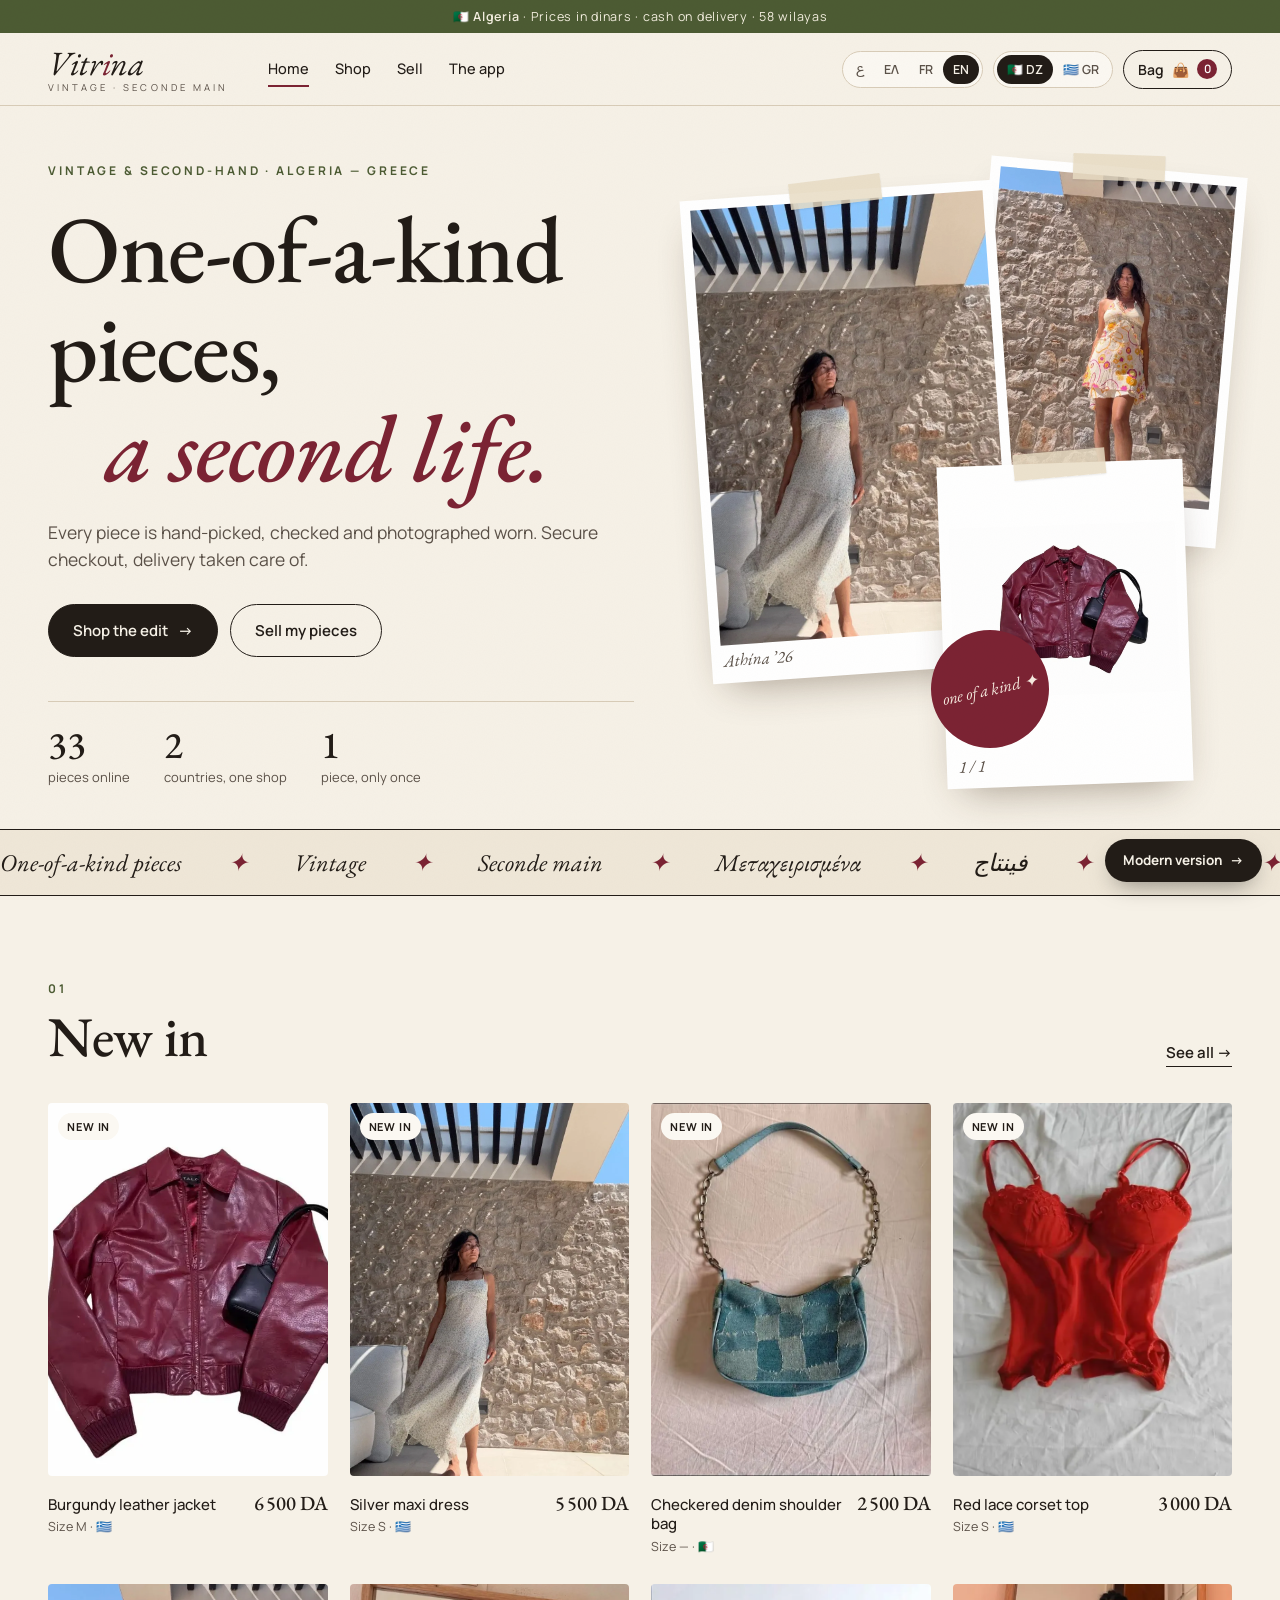
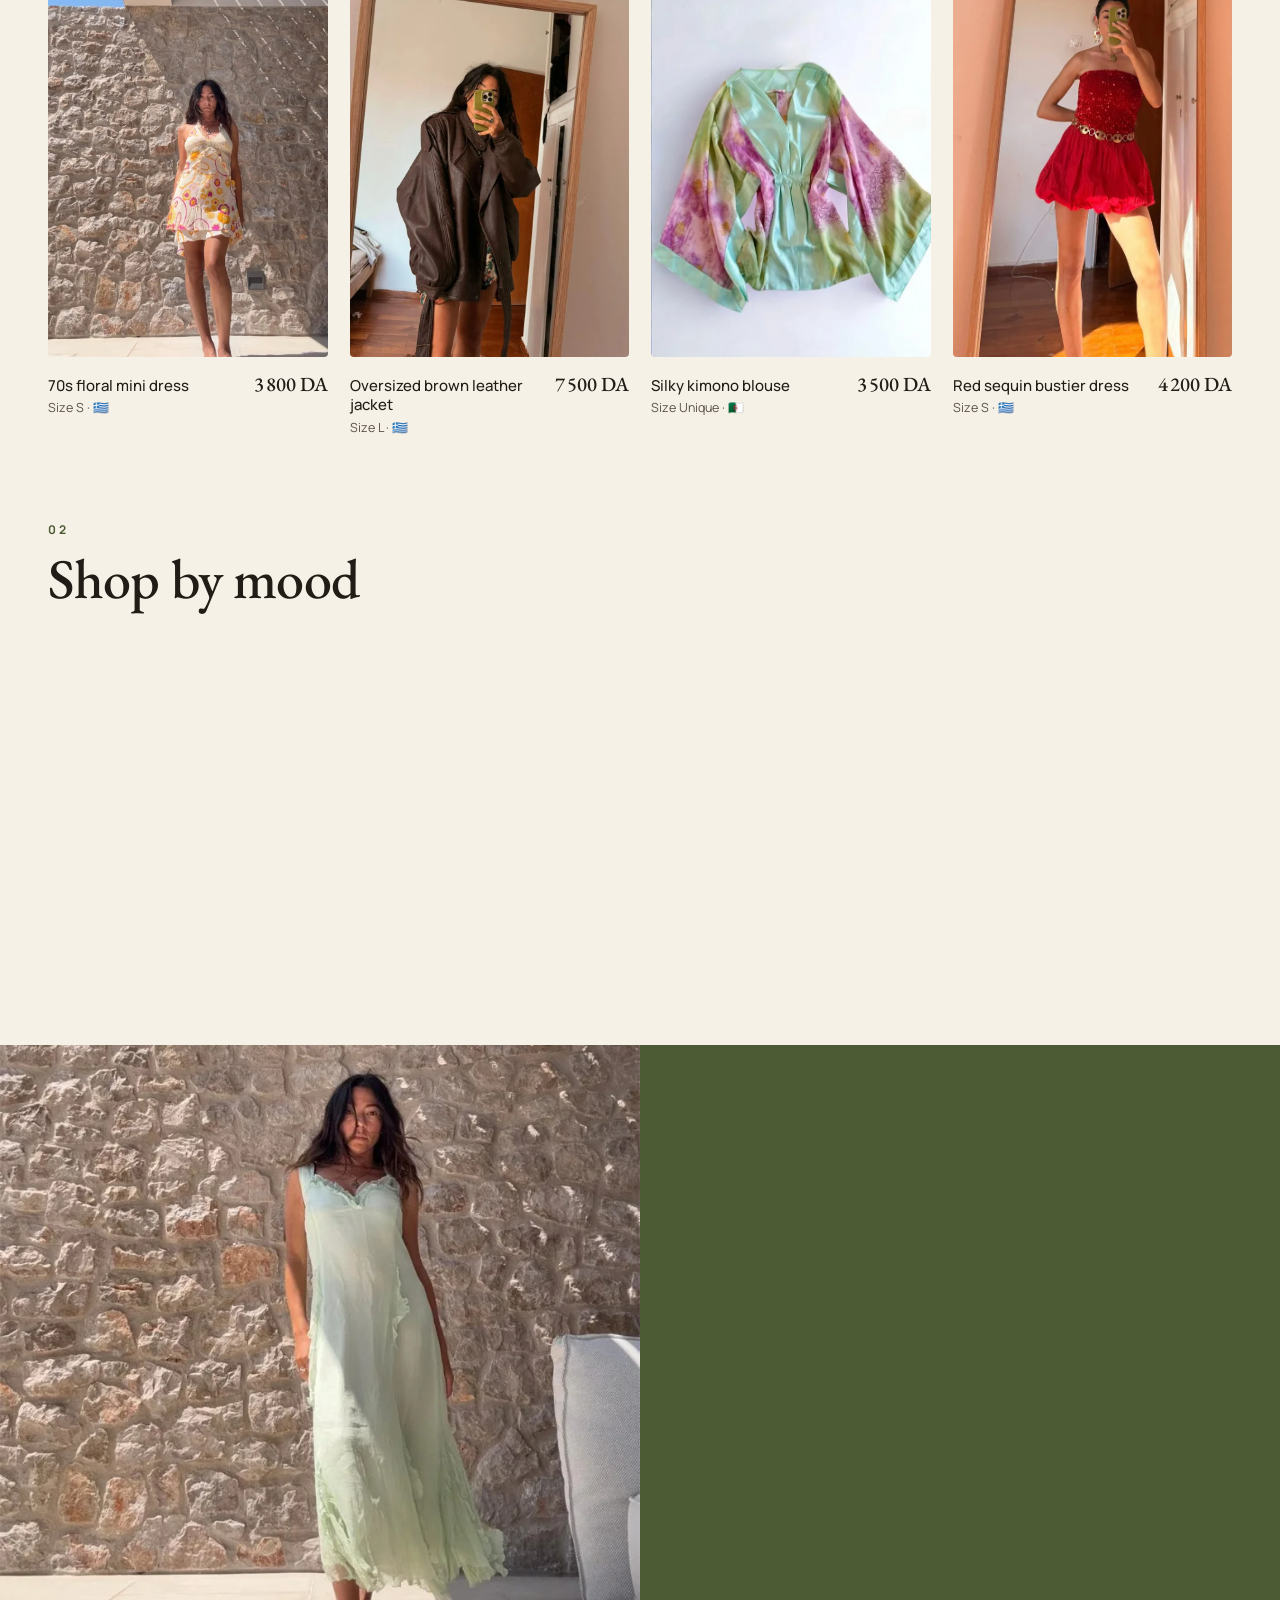
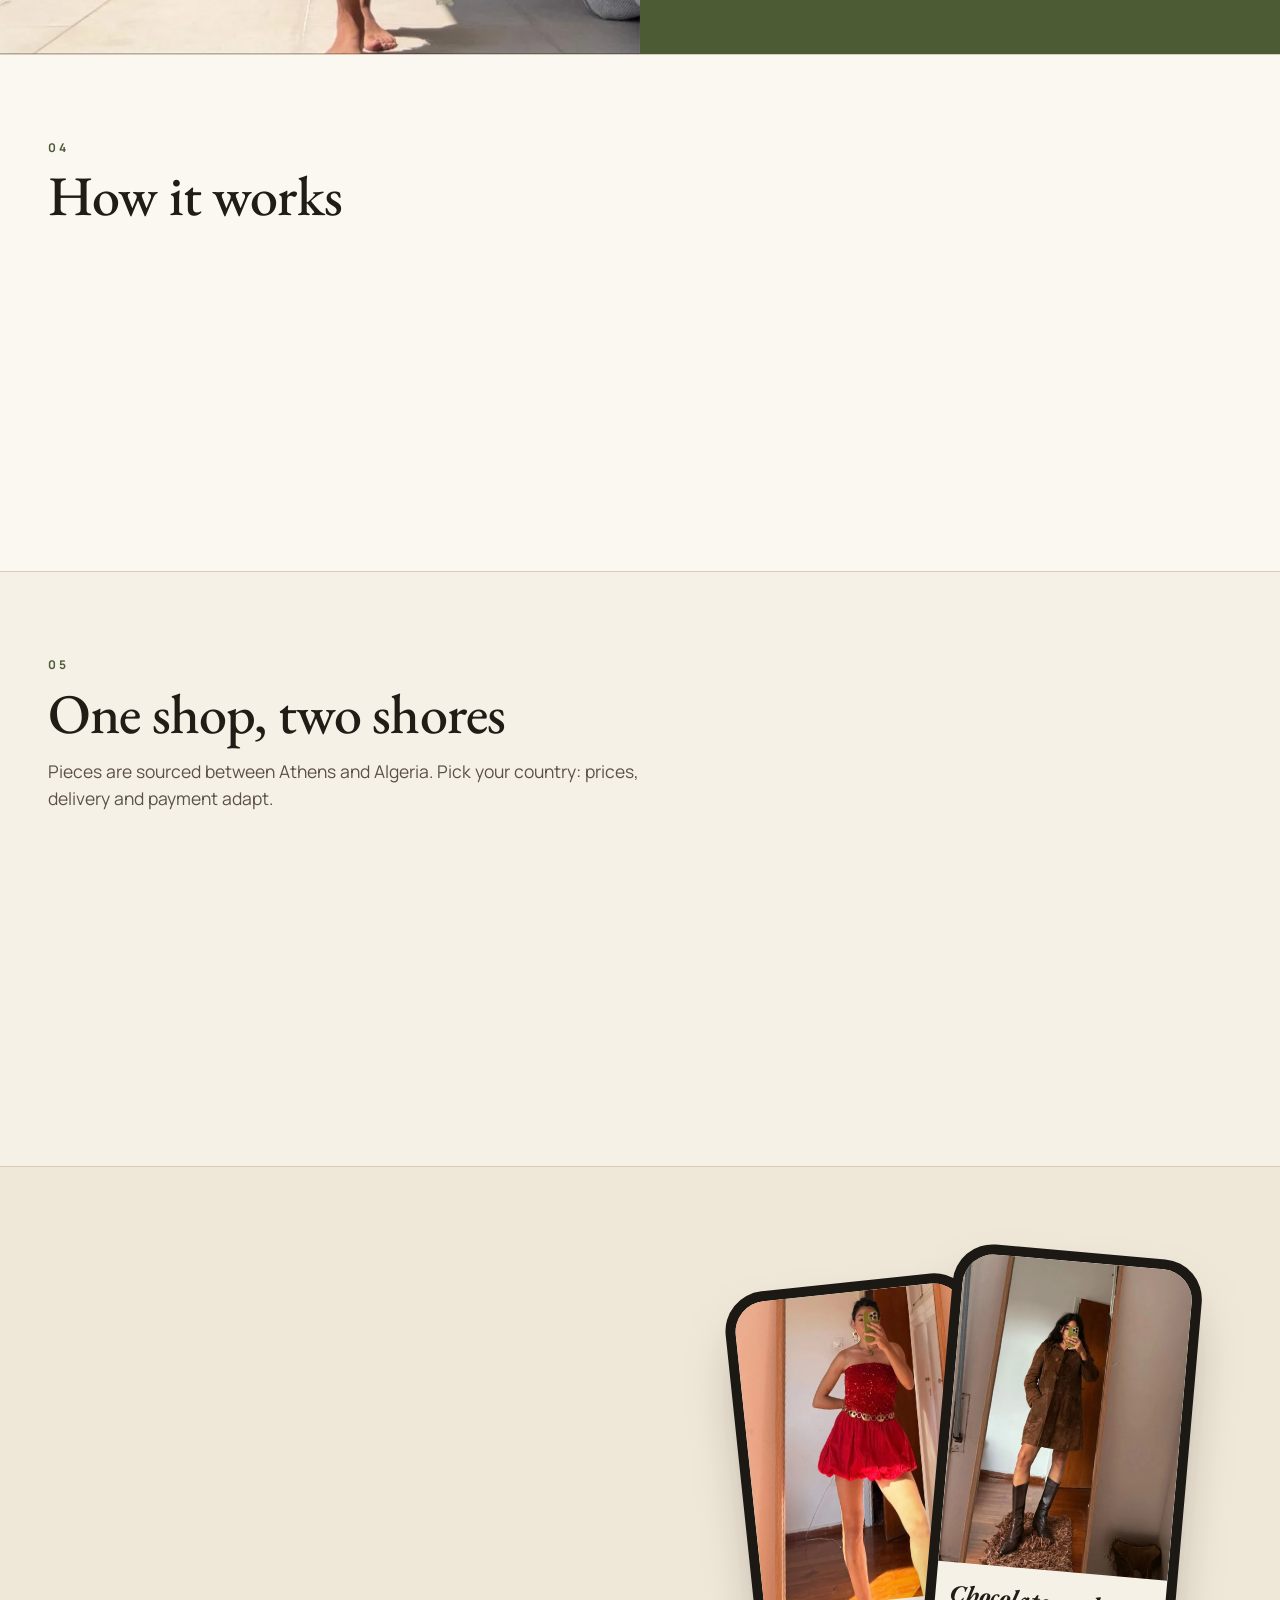
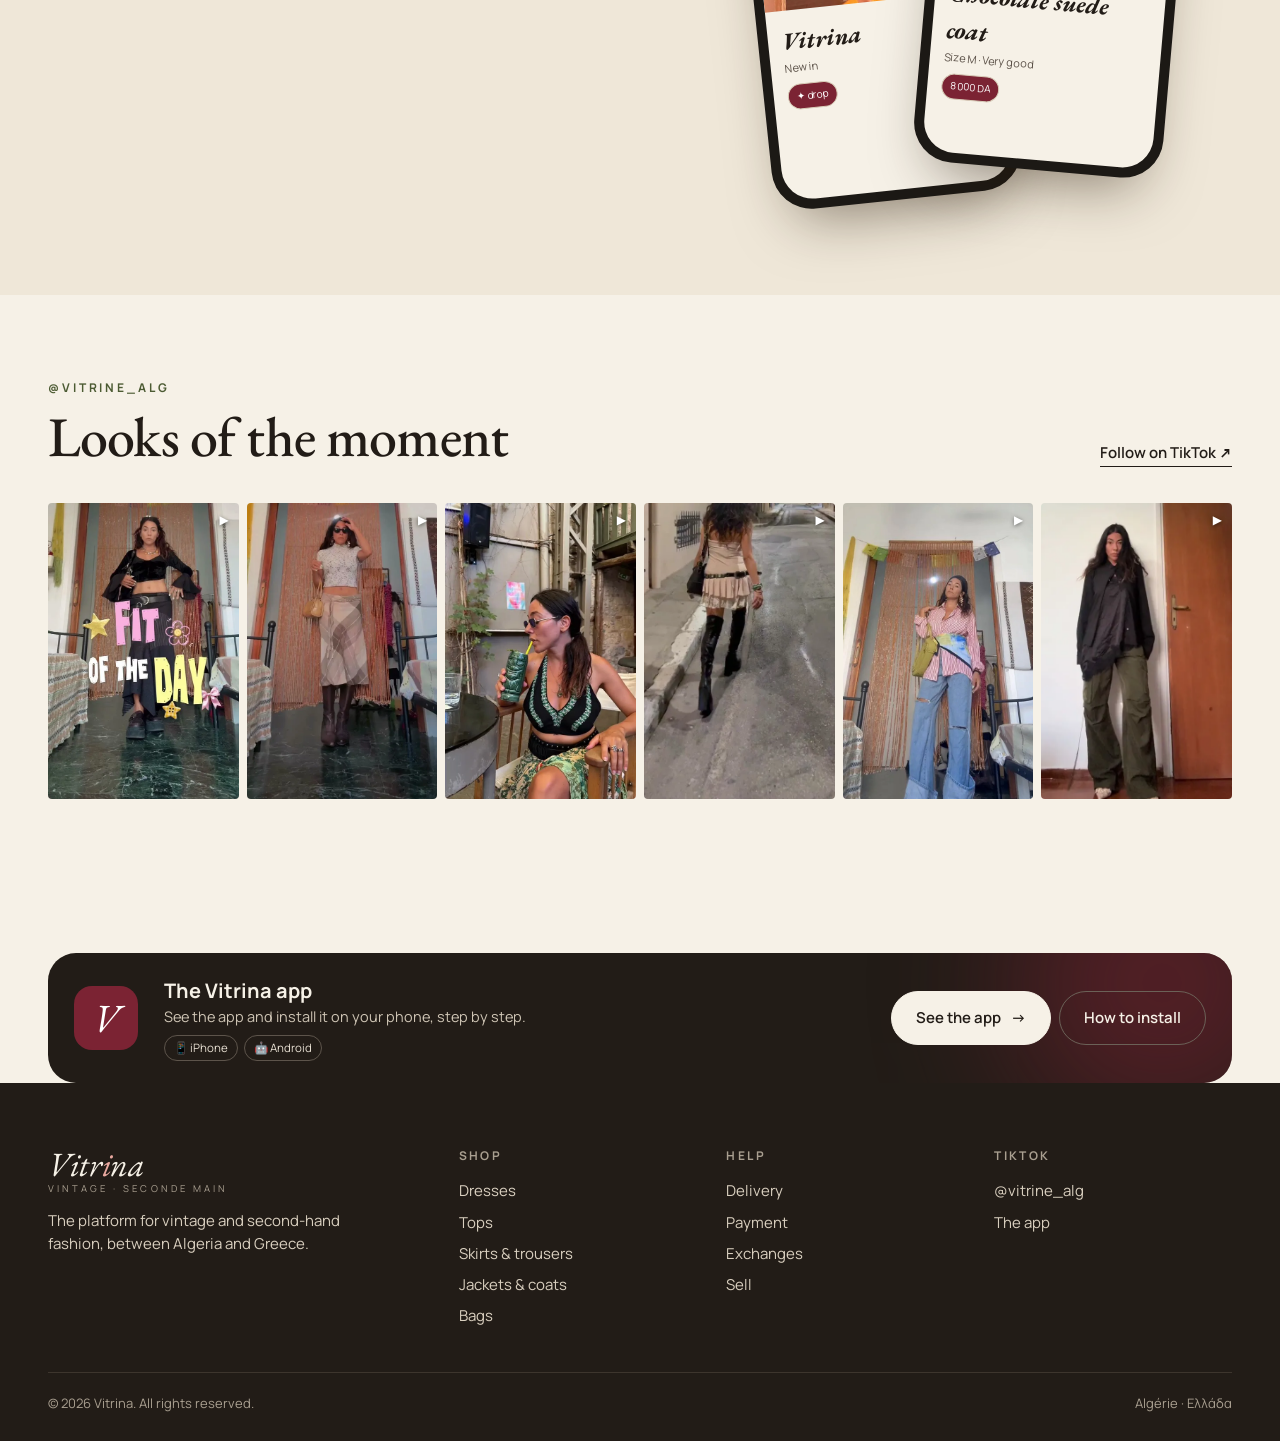
<file: index.html>
<!doctype html>
<html lang="fr"><head><meta charset="utf-8"><meta name="viewport" content="width=device-width,initial-scale=1">
<title>Vitrina</title><meta name="robots" content="noindex,nofollow">
<meta name="description" content="Vitrina — mode vintage et seconde main, Algérie et Grèce.">
<link rel="icon" href="img/favicon.svg">
<link rel="preconnect" href="https://fonts.googleapis.com"><link rel="preconnect" href="https://fonts.gstatic.com" crossorigin>
<link href="https://fonts.googleapis.com/css2?family=EB+Garamond:ital,wght@0,400..600;1,400..600&family=Manrope:wght@400..700&family=IBM+Plex+Sans+Arabic:wght@400;500;600;700&family=Noto+Naskh+Arabic:wght@400..600&display=swap" rel="stylesheet">
<link rel="stylesheet" href="assets/style.css">
</head><body data-page="home"><div id="hdr"></div>

<section class="hero"><div class="wrap">
 <div class="rv">
  <div class="kicker" data-i="hero_kicker"></div>
  <h1><span data-i="hero_t1"></span><span class="l2" data-i="hero_t2"></span></h1>
  <p class="lead" data-i="hero_sub"></p>
  <div class="ctas"><a class="btn" href="boutique.html"><span data-i="cta_shop"></span> <span class="arrow">→</span></a><a class="btn ghost" href="vendre.html" data-i="cta_sell"></a></div>
  <div class="stats"><div><b id="statn">33</b><span data-i="stat1"></span></div><div><b>2</b><span data-i="stat2"></span></div><div><b>1</b><span data-i="stat3"></span></div></div>
 </div>
 <div class="collage">
  <div class="ph a"><img src="img/e/mur-argent.webp" alt=""><span class="cap">Athína ’26</span></div>
  <div class="ph b"><img src="img/e/mur-fleurs.webp" alt=""><span class="cap">70s florals</span></div>
  <div class="ph c"><img src="img/p/veste-cuir-bordeaux.webp" alt="" style="object-fit:contain;background:#fff"><span class="cap">1 / 1</span></div>
  <div class="stamp"><span data-i="stamp"></span></div>
 </div>
</div></section>
<div class="marquee"><div class="t" id="mq"></div></div>

<section class="s"><div class="wrap">
 <div class="shead"><div><div class="kicker">01</div><h2 data-i="new_in"></h2></div><a class="link" href="boutique.html"><span data-i="see_all"></span> →</a></div>
 <div class="grid" id="newin"></div>
</div></section>

<section class="s" style="padding-top:0"><div class="wrap">
 <div class="shead"><div><div class="kicker">02</div><h2 data-i="by_mood"></h2></div></div>
 <div class="cats" id="cats"></div>
</div></section>

<section class="band">
 <div class="im"><img src="img/e/mur-menthe.webp" alt="" loading="lazy" style="object-position:50% 30%"></div>
 <div class="tx rv"><div class="kicker">03</div><h2><span data-i="sell_title"></span></h2><p class="lead" data-i="sell_sub"></p><a class="btn" href="vendre.html"><span data-i="cta_sell"></span> <span class="arrow">→</span></a></div>
</section>

<section class="s how" id="how"><div class="wrap">
 <div class="shead"><div><div class="kicker">04</div><h2 data-i="how_title"></h2></div></div>
 <div class="steps">
  <div class="step rv"><div class="no">i.</div><h3 data-i="how1_t"></h3><p data-i="how1_d"></p></div>
  <div class="step rv"><div class="no">ii.</div><h3 data-i="how2_t"></h3><p data-i="how2_d"></p></div>
  <div class="step rv"><div class="no">iii.</div><h3 data-i="how3_t"></h3><p data-i="how3_d"></p></div>
 </div>
</div></section>

<section class="s"><div class="wrap">
 <div class="kicker">05</div><h2 data-i="two_title" style="margin-top:10px"></h2><p class="lead" style="margin-top:14px" data-i="two_sub"></p>
 <div class="shores">
  <button class="shore rv" data-pays="dz"><span class="fl">🇩🇿</span><h3 data-i="dz"></h3><p data-i="dz_line"></p><span class="pick"><span data-i="choose"></span> →</span></button>
  <button class="shore rv" data-pays="gr"><span class="fl">🇬🇷</span><h3 data-i="gr"></h3><p data-i="gr_line"></p><span class="pick"><span data-i="choose"></span> →</span></button>
 </div>
</div></section>

<section class="s" style="background:var(--paper2);border-top:1px solid var(--line)"><div class="wrap appt">
 <div class="rv"><div class="kicker" data-i="app_kicker"></div><h2 style="margin:12px 0 16px" data-i="app_title"></h2><p class="lead" data-i="app_sub" style="margin-bottom:26px"></p><a class="btn olive" href="app.html"><span data-i="app_cta"></span> <span class="arrow">→</span></a></div>
 <div class="phones">
  <div class="mini one"><div class="scr"><img src="img/p/robe-sequins-rouge.webp" alt=""><div class="bar"><b>Vitrina</b><p data-i="new_in"></p><span class="chip">✦ drop</span></div></div></div>
  <div class="mini two"><div class="scr"><img src="img/p/manteau-daim.webp" alt=""><div class="bar"><b id="mini2n"></b><p id="mini2s"></p><span class="chip" id="mini2p"></span></div></div></div>
 </div>
</div></section>

<section class="s"><div class="wrap">
 <div class="shead"><div><div class="kicker">@vitrine_alg</div><h2 data-i="tiktok_title"></h2></div><a class="link" href="https://www.tiktok.com/@vitrine_alg" target="_blank" rel="noopener"><span data-i="follow"></span> ↗</a></div>
 <div class="strip">
  <a href="https://www.tiktok.com/@vitrine_alg" target="_blank" rel="noopener"><img loading="lazy" src="img/e/ootd.webp" alt=""></a>
  <a href="https://www.tiktok.com/@vitrine_alg" target="_blank" rel="noopener"><img loading="lazy" src="img/p/jupe-tartan-beige.webp" alt=""></a>
  <a href="https://www.tiktok.com/@vitrine_alg" target="_blank" rel="noopener"><img loading="lazy" src="img/p/top-crochet.webp" alt=""></a>
  <a href="https://www.tiktok.com/@vitrine_alg" target="_blank" rel="noopener"><img loading="lazy" src="img/e/rue-nuit.webp" alt=""></a>
  <a href="https://www.tiktok.com/@vitrine_alg" target="_blank" rel="noopener"><img loading="lazy" src="img/p/chemise-rose-jean.webp" alt=""></a>
  <a href="https://www.tiktok.com/@vitrine_alg" target="_blank" rel="noopener"><img loading="lazy" src="img/p/cargo-kaki.webp" alt=""></a>
 </div>
</div></section>
<div id="ftr"></div>
<script src="assets/produits.js"></script><script src="assets/i18n.js"></script><script src="assets/main.js"></script>
</body></html>
</file>
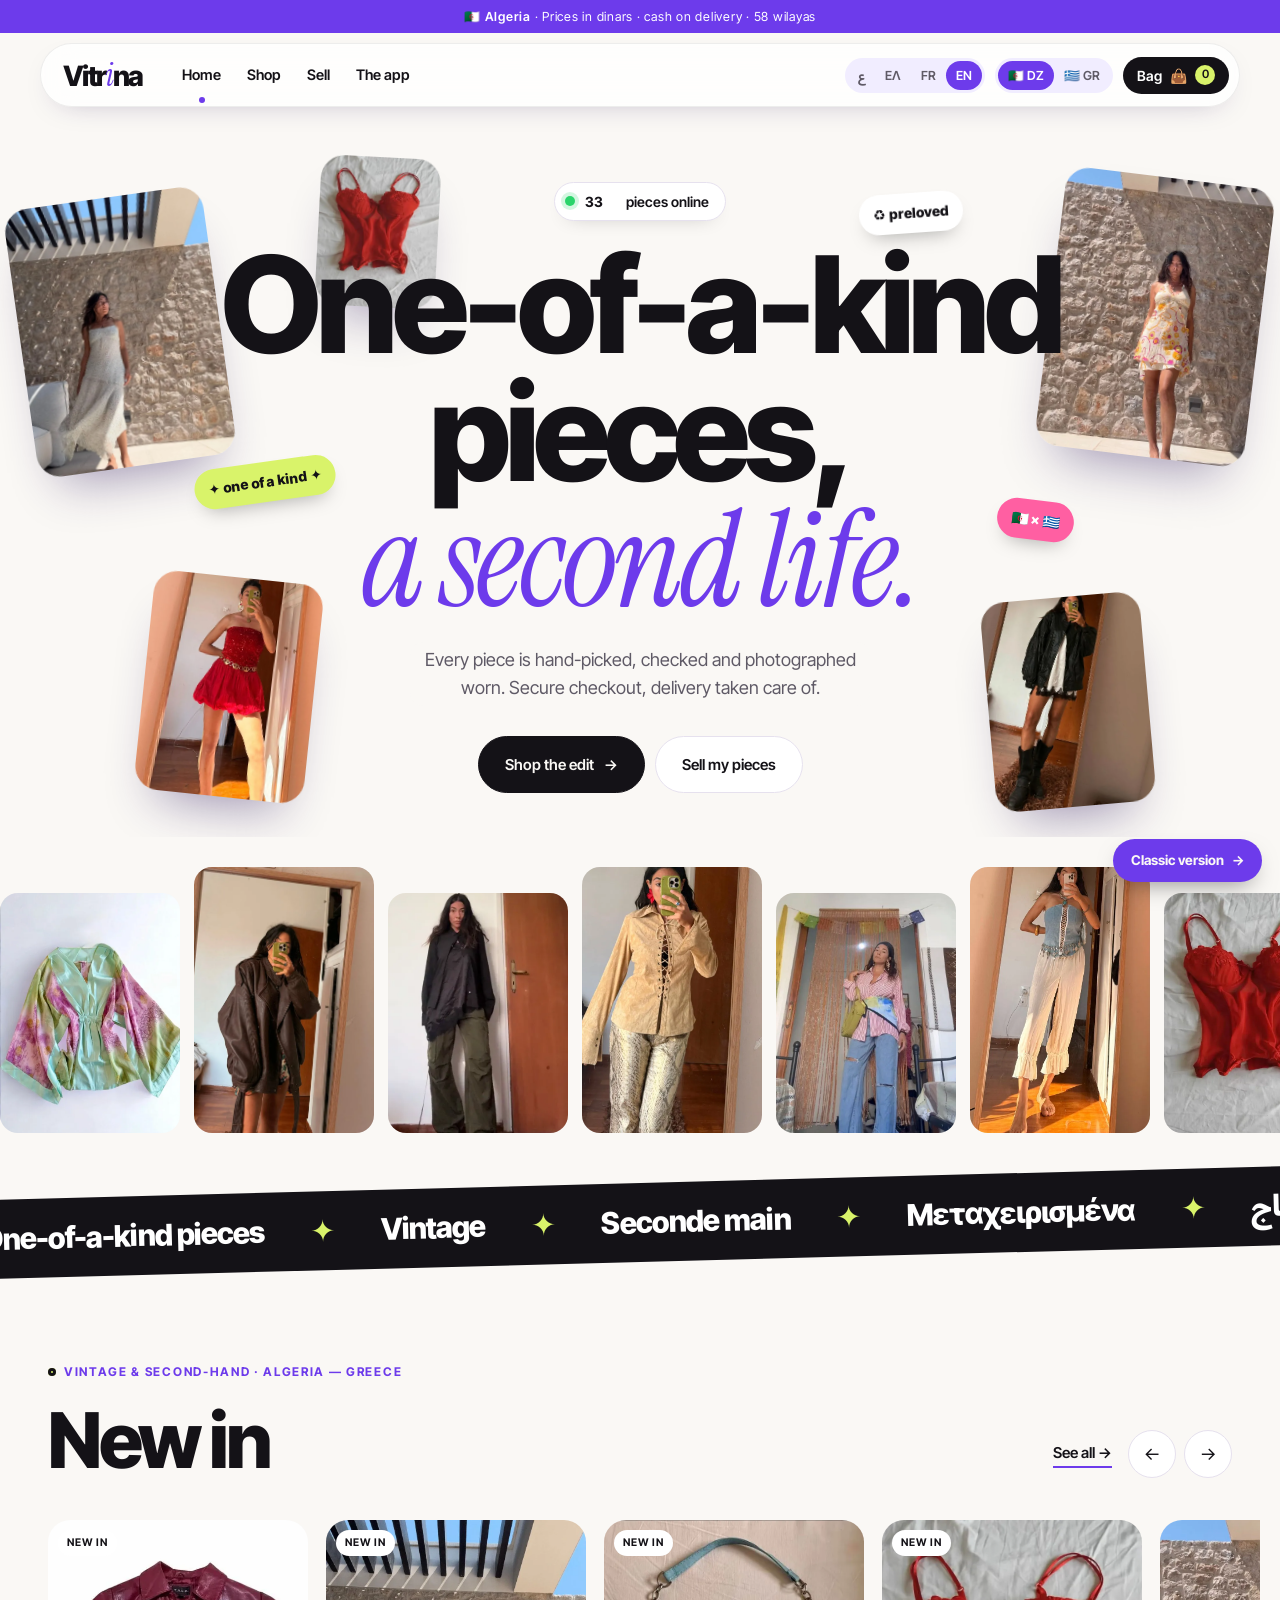
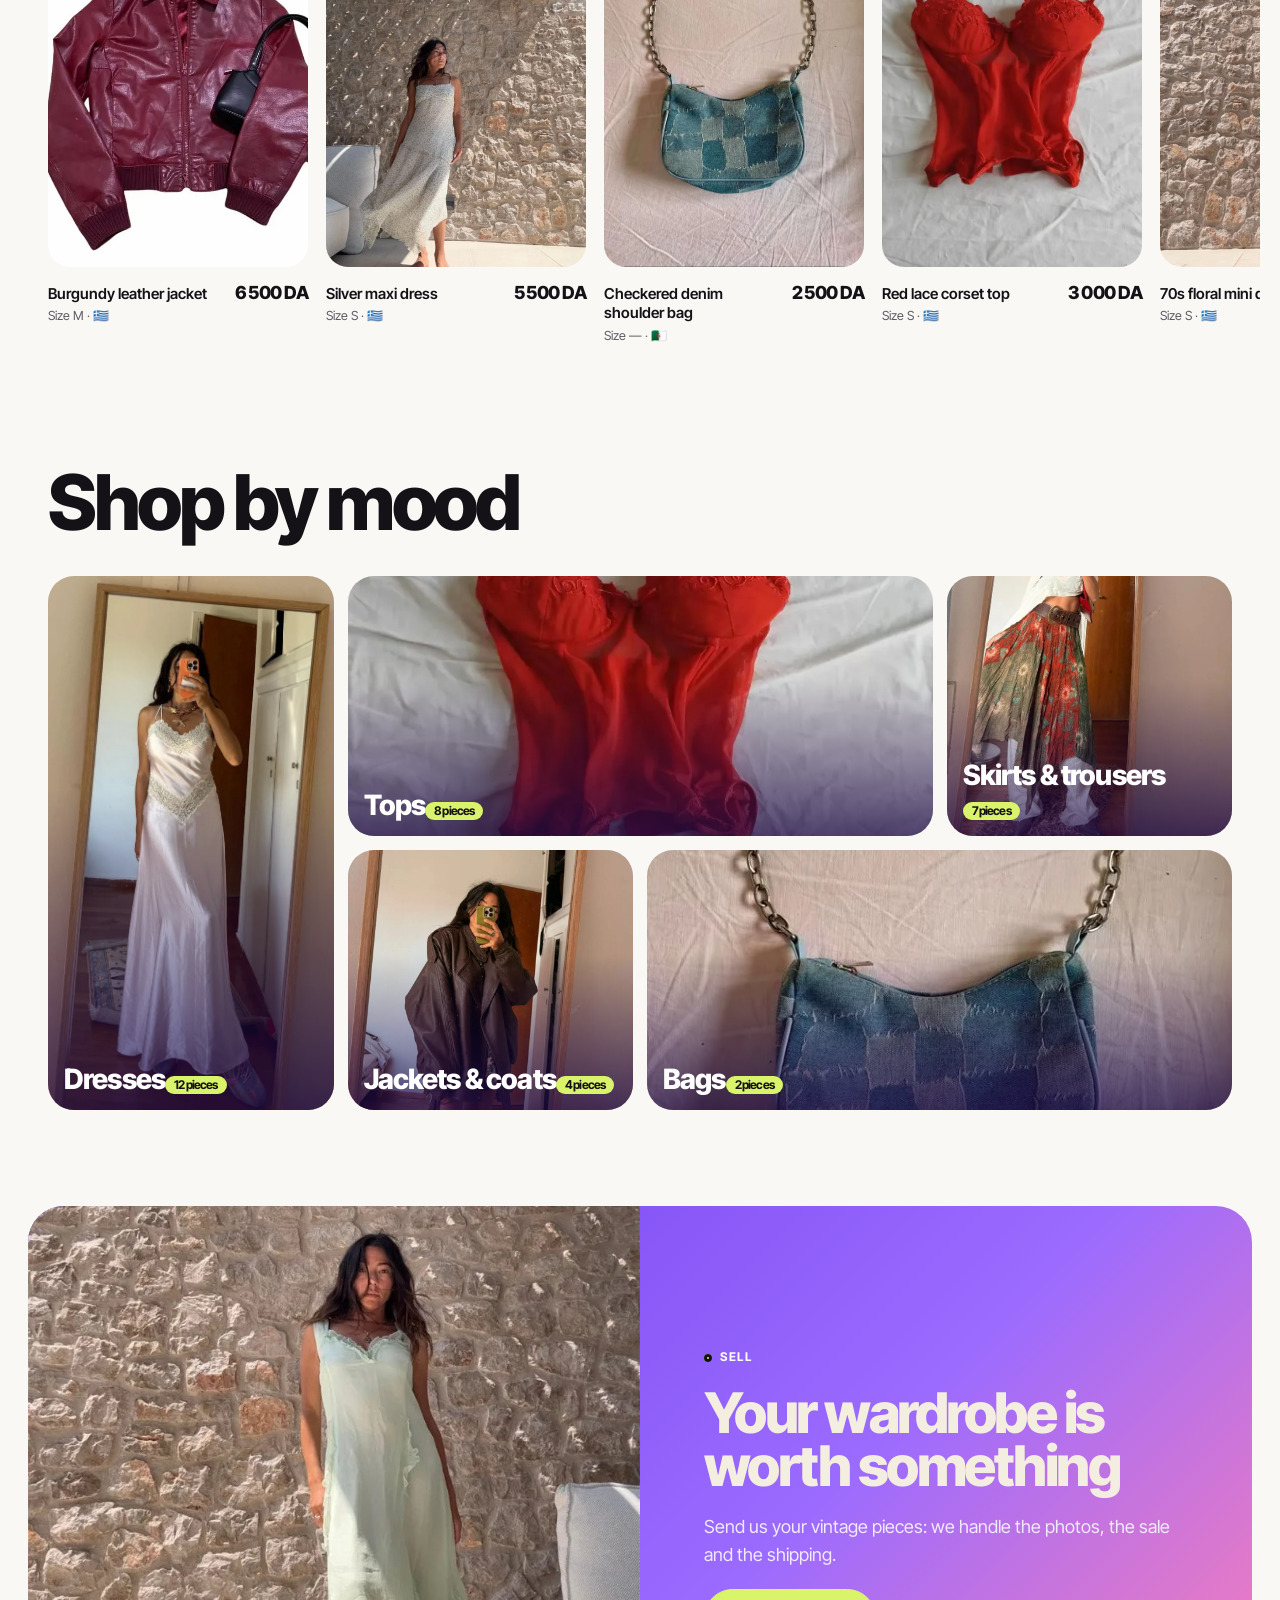
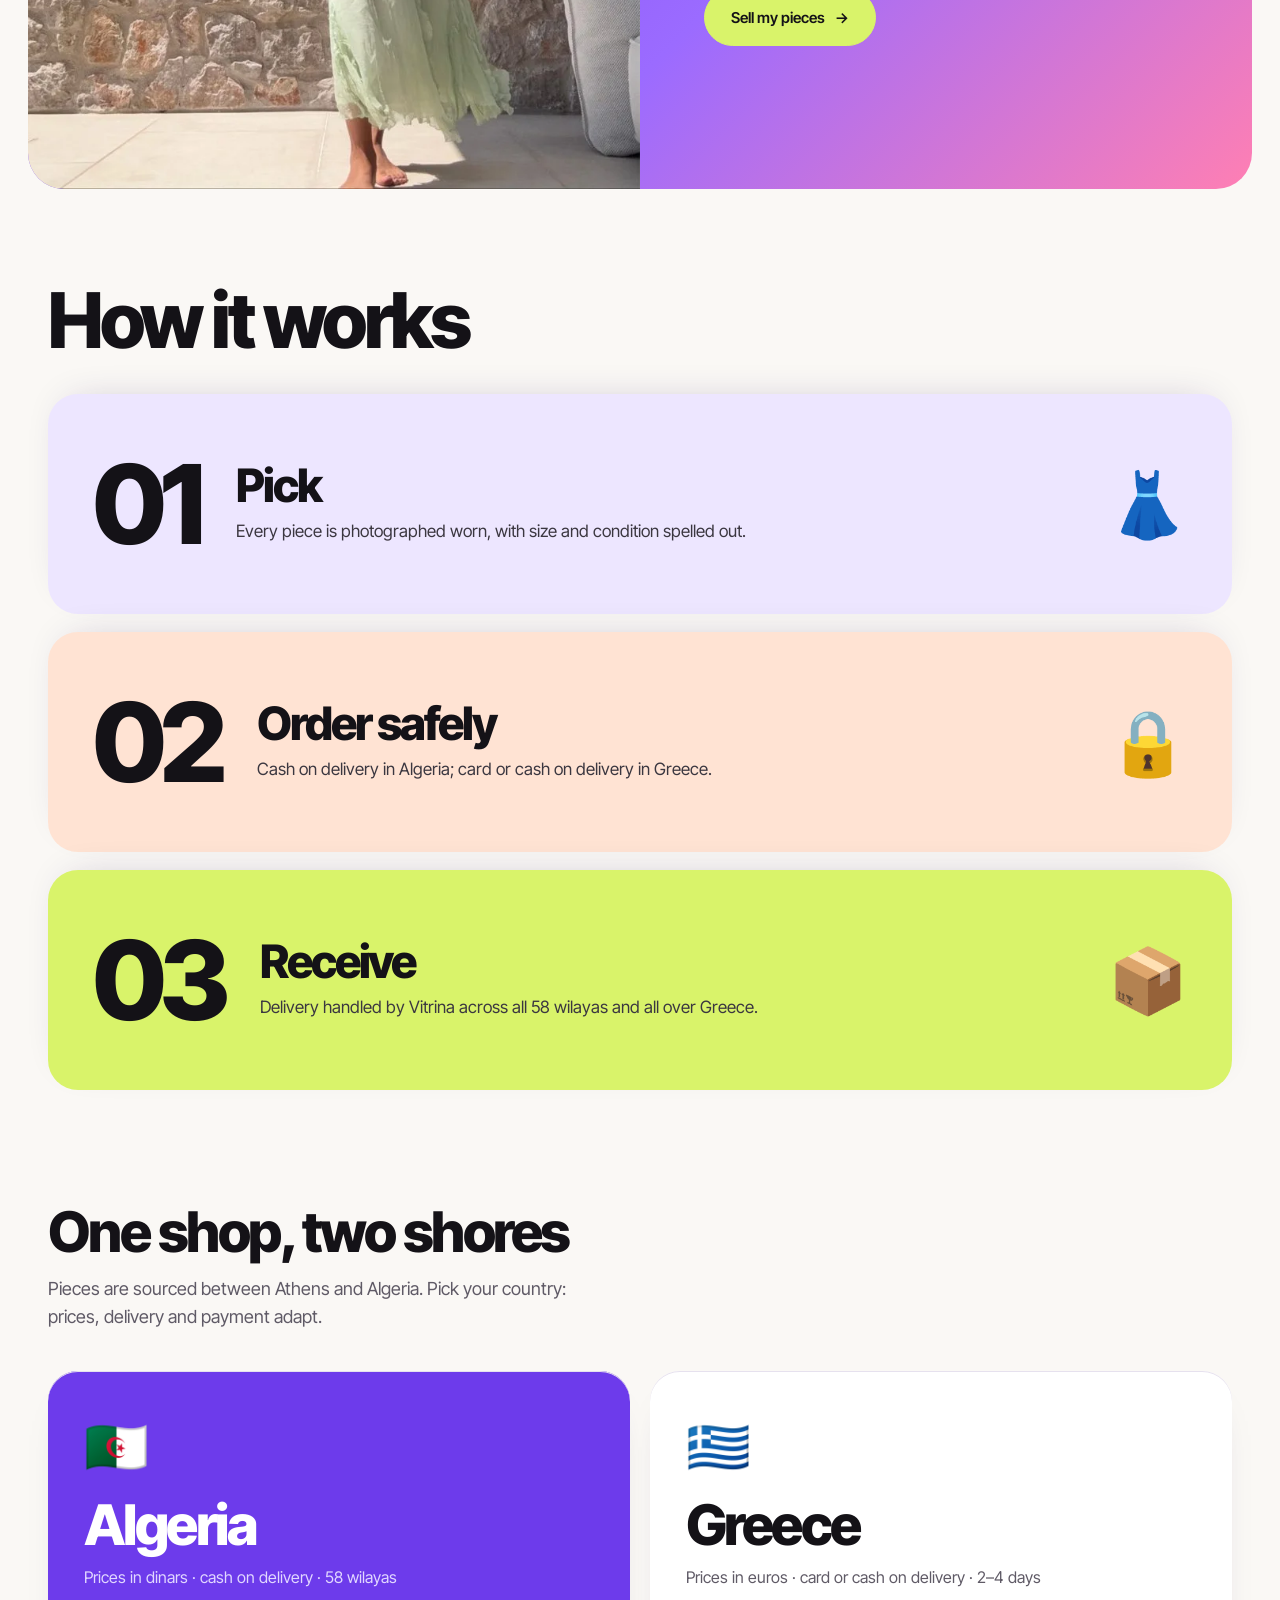
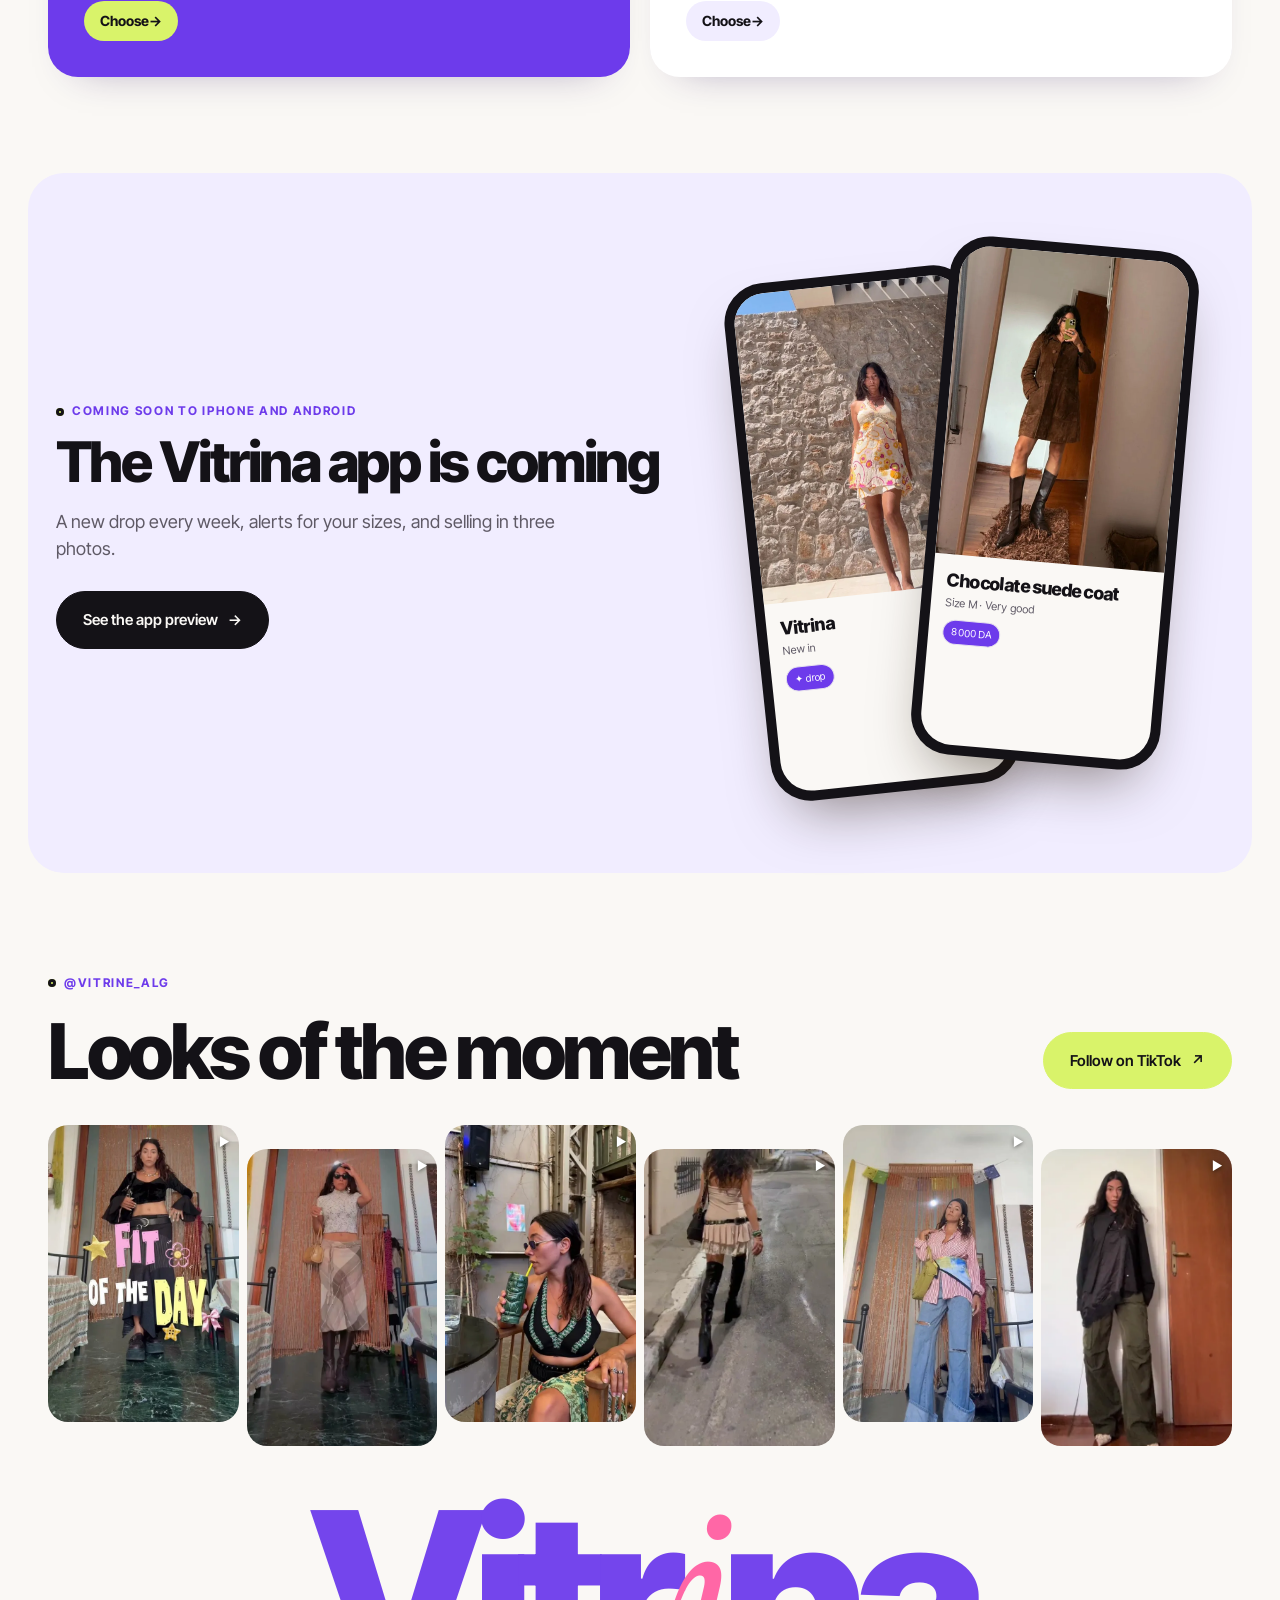
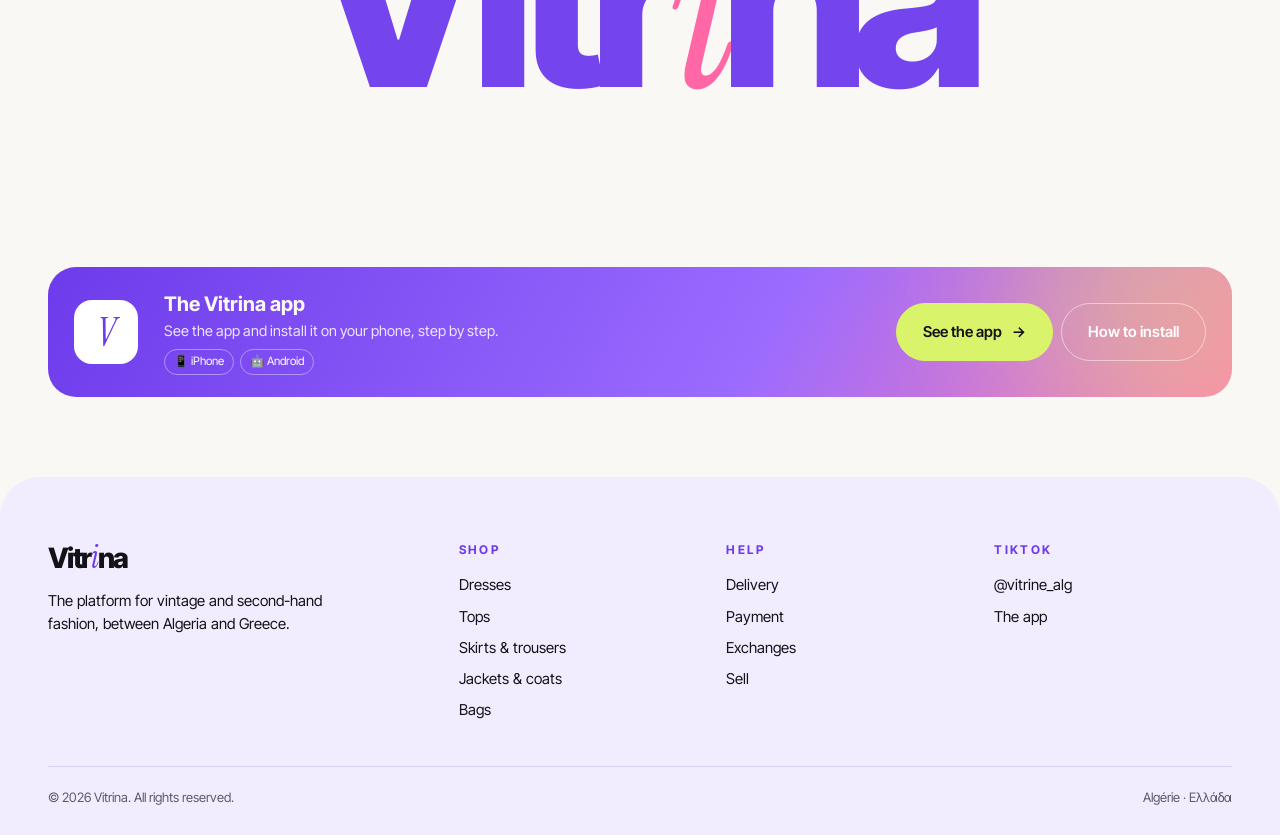
<file: moderne/index.html>
<!doctype html>
<html lang="fr"><head><meta charset="utf-8"><meta name="viewport" content="width=device-width,initial-scale=1">
<title>Vitrina</title><meta name="robots" content="noindex,nofollow">
<meta name="description" content="Vitrina — mode vintage et seconde main, Algérie et Grèce.">
<link rel="icon" href="../img/favicon.svg">
<link rel="preconnect" href="https://fonts.googleapis.com"><link rel="preconnect" href="https://fonts.gstatic.com" crossorigin>
<link href="https://fonts.googleapis.com/css2?family=Inter+Tight:ital,wght@0,400..800;1,400..800&family=Instrument+Serif:ital@0;1&family=Readex+Pro:wght@300..700&family=EB+Garamond:ital,wght@0,400..600;1,400..600&family=Manrope:wght@400..700&family=IBM+Plex+Sans+Arabic:wght@400;500;600;700&family=Noto+Naskh+Arabic:wght@400..600&display=swap" rel="stylesheet">
<link rel="stylesheet" href="../assets/style.css"><link rel="stylesheet" href="../assets/v2.css">
</head><body data-page="home" data-base="../"><div id="hdr"></div>

<section class="h2o"><div class="wrap">
 <div class="fl f1"><img src="../img/e/mur-argent.webp" alt=""></div>
 <div class="fl f2"><img src="../img/p/robe-sequins-rouge.webp" alt=""></div>
 <div class="fl f3"><img src="../img/e/mur-fleurs.webp" alt=""></div>
 <div class="fl f4"><img src="../img/p/veste-cuir-noire.webp" alt=""></div>
 <div class="fl f5"><img src="../img/p/corset-dentelle-rouge.webp" alt=""></div>
 <span class="sticker s1">✦ <span data-i="stamp"></span></span>
 <span class="sticker s2">🇩🇿 × 🇬🇷</span>
 <span class="sticker s3">♻︎ preloved</span>
 <div class="live"><i></i><b id="statn">33</b>&nbsp;<span data-i="stat1"></span></div>
 <h1><span class="l1" data-i="hero_t1"></span><span class="l2" data-i="hero_t2"></span></h1>
 <p class="lead" data-i="hero_sub"></p>
 <div class="ctas"><a class="btn" href="boutique.html"><span data-i="cta_shop"></span> <span class="arrow">→</span></a><a class="btn ghost" href="vendre.html" data-i="cta_sell"></a></div>
</div></section>
<div class="reelx"><div class="t" id="reelx"></div></div>
<div class="marquee"><div class="t" id="mq"></div></div>

<section class="s"><div class="wrap">
 <div class="shead"><div><div class="kicker" data-i="hero_kicker"></div><h2 style="margin-top:14px" data-i="new_in"></h2></div><div style="display:flex;gap:16px;align-items:center"><a class="link" href="boutique.html"><span data-i="see_all"></span> →</a><div class="reelnav"><button data-reel="-1" aria-label="prev">←</button><button data-reel="1" aria-label="next">→</button></div></div></div>
 <div class="grid" id="newin"></div>
</div></section>

<section class="s" style="padding-top:0"><div class="wrap">
 <div class="shead"><h2 data-i="by_mood"></h2></div>
 <div class="cats bento" id="cats"></div>
</div></section>

<section class="band">
 <div class="im"><img src="../img/e/mur-menthe.webp" alt="" loading="lazy" style="object-position:50% 30%"></div>
 <div class="tx rv"><div class="kicker" data-i="nav_sell"></div><h2 data-i="sell_title"></h2><p class="lead" data-i="sell_sub"></p><a class="btn" href="vendre.html"><span data-i="cta_sell"></span> <span class="arrow">→</span></a></div>
</section>

<section class="s how" id="how"><div class="wrap">
 <div class="shead"><h2 data-i="how_title"></h2></div>
 <div class="stack">
  <div class="scard"><div class="no">01</div><div><h3 data-i="how1_t"></h3><p data-i="how1_d"></p></div><div class="em">👗</div></div>
  <div class="scard"><div class="no">02</div><div><h3 data-i="how2_t"></h3><p data-i="how2_d"></p></div><div class="em">🔒</div></div>
  <div class="scard"><div class="no">03</div><div><h3 data-i="how3_t"></h3><p data-i="how3_d"></p></div><div class="em">📦</div></div>
 </div>
</div></section>

<section class="s" style="padding-top:20px"><div class="wrap">
 <h2 data-i="two_title"></h2><p class="lead" style="margin-top:16px" data-i="two_sub"></p>
 <div class="shores">
  <button class="shore rv" data-pays="dz"><span class="fl0" style="font-size:52px">🇩🇿</span><h3 data-i="dz"></h3><p data-i="dz_line"></p><span class="pick"><span data-i="choose"></span> →</span></button>
  <button class="shore rv" data-pays="gr"><span class="fl0" style="font-size:52px">🇬🇷</span><h3 data-i="gr"></h3><p data-i="gr_line"></p><span class="pick"><span data-i="choose"></span> →</span></button>
 </div>
</div></section>

<section class="appz"><div class="wrap appt">
 <div class="rv"><div class="kicker" data-i="app_kicker"></div><h2 style="margin:14px 0 18px" data-i="app_title"></h2><p class="lead" data-i="app_sub" style="margin-bottom:28px"></p><a class="btn" href="app.html"><span data-i="app_cta"></span> <span class="arrow">→</span></a></div>
 <div class="phones">
  <div class="mini one"><div class="scr"><img src="../img/p/robe-fleurie-70s.webp" alt=""><div class="bar"><b>Vitrina</b><p data-i="new_in"></p><span class="chip">✦ drop</span></div></div></div>
  <div class="mini two"><div class="scr"><img src="../img/p/manteau-daim.webp" alt=""><div class="bar"><b id="mini2n"></b><p id="mini2s"></p><span class="chip" id="mini2p"></span></div></div></div>
 </div>
</div></section>

<section class="s"><div class="wrap">
 <div class="shead"><div><div class="kicker">@vitrine_alg</div><h2 style="margin-top:14px" data-i="tiktok_title"></h2></div><a class="btn lime" href="https://www.tiktok.com/@vitrine_alg" target="_blank" rel="noopener"><span data-i="follow"></span> ↗</a></div>
 <div class="strip">
  <a href="https://www.tiktok.com/@vitrine_alg" target="_blank" rel="noopener"><img loading="lazy" src="../img/e/ootd.webp" alt=""></a>
  <a href="https://www.tiktok.com/@vitrine_alg" target="_blank" rel="noopener"><img loading="lazy" src="../img/p/jupe-tartan-beige.webp" alt=""></a>
  <a href="https://www.tiktok.com/@vitrine_alg" target="_blank" rel="noopener"><img loading="lazy" src="../img/p/top-crochet.webp" alt=""></a>
  <a href="https://www.tiktok.com/@vitrine_alg" target="_blank" rel="noopener"><img loading="lazy" src="../img/e/rue-nuit.webp" alt=""></a>
  <a href="https://www.tiktok.com/@vitrine_alg" target="_blank" rel="noopener"><img loading="lazy" src="../img/p/chemise-rose-jean.webp" alt=""></a>
  <a href="https://www.tiktok.com/@vitrine_alg" target="_blank" rel="noopener"><img loading="lazy" src="../img/p/cargo-kaki.webp" alt=""></a>
 </div>
 <div class="bigword">Vitr<i>i</i>na</div>
</div></section>
<div id="ftr"></div>
<script src="../assets/produits.js"></script><script src="../assets/i18n.js"></script><script src="../assets/main.js"></script><script src="../assets/v2.js"></script>
</body></html>
</file>
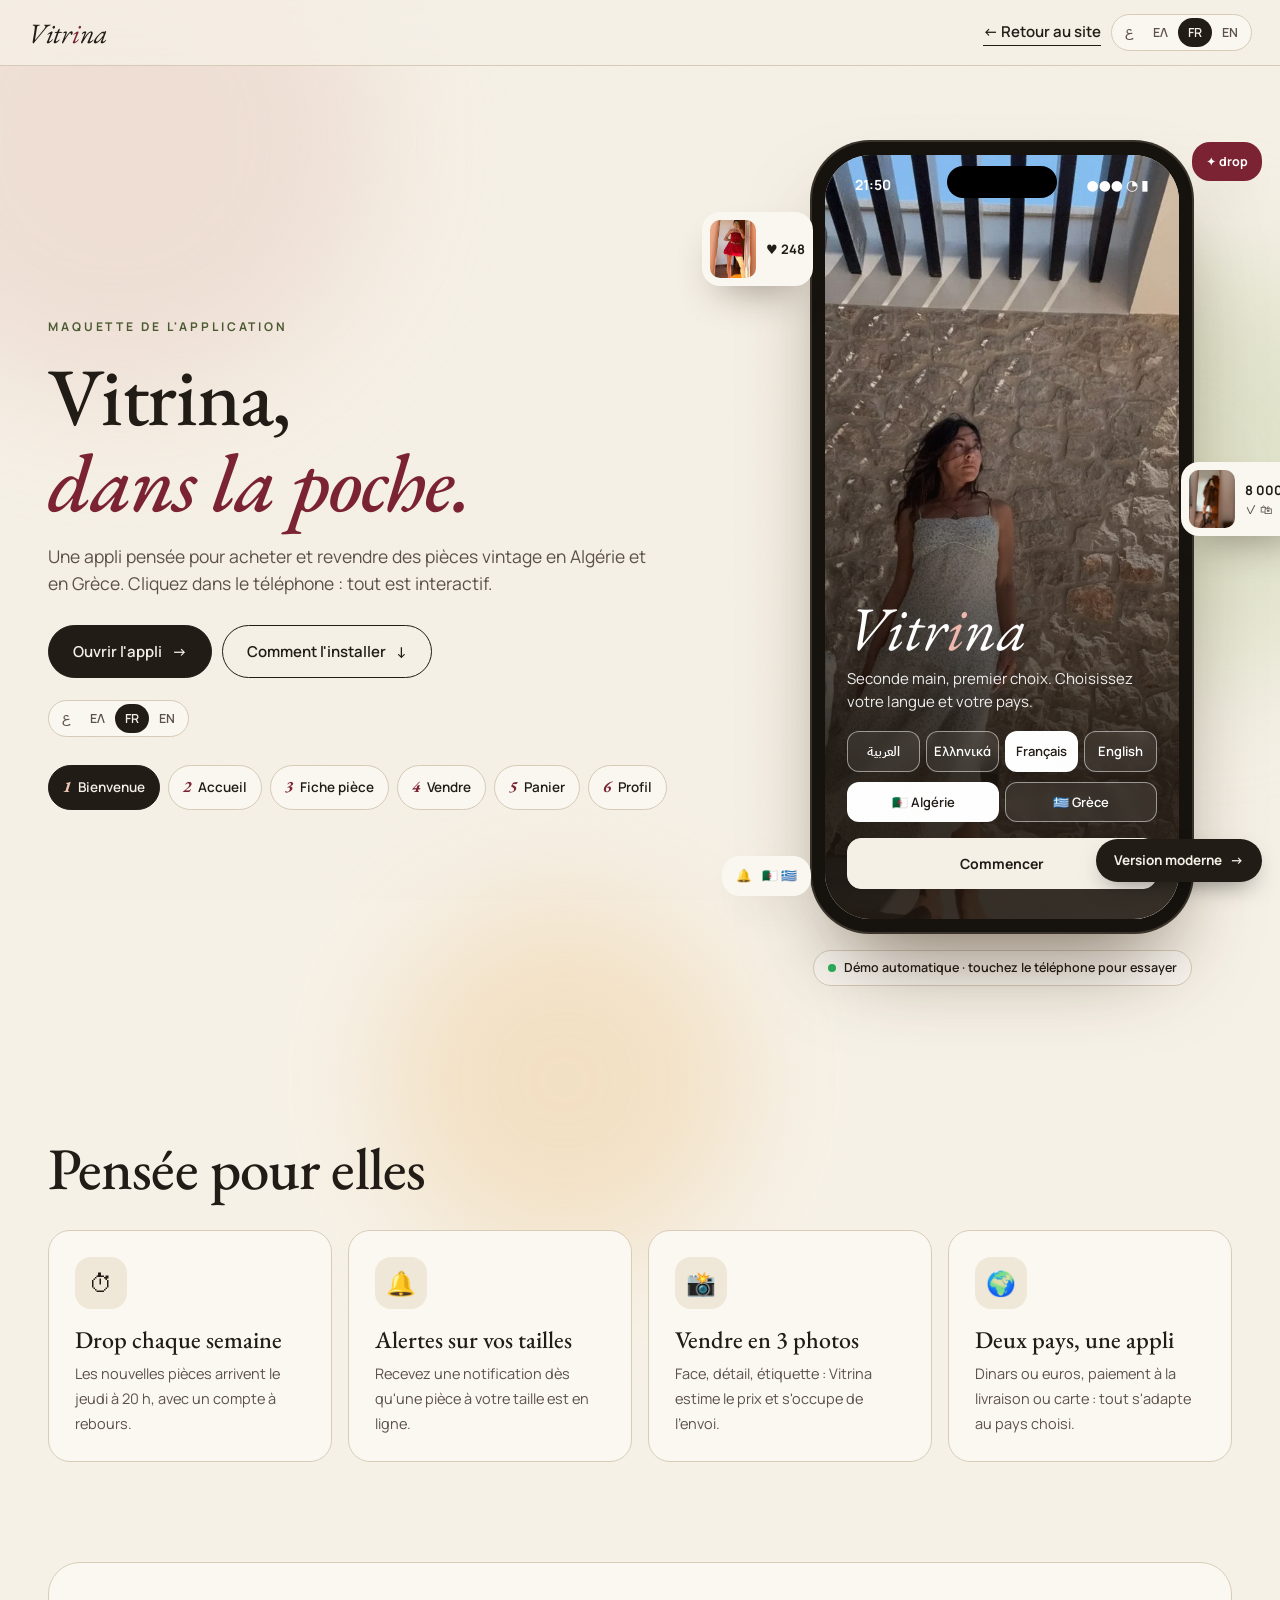
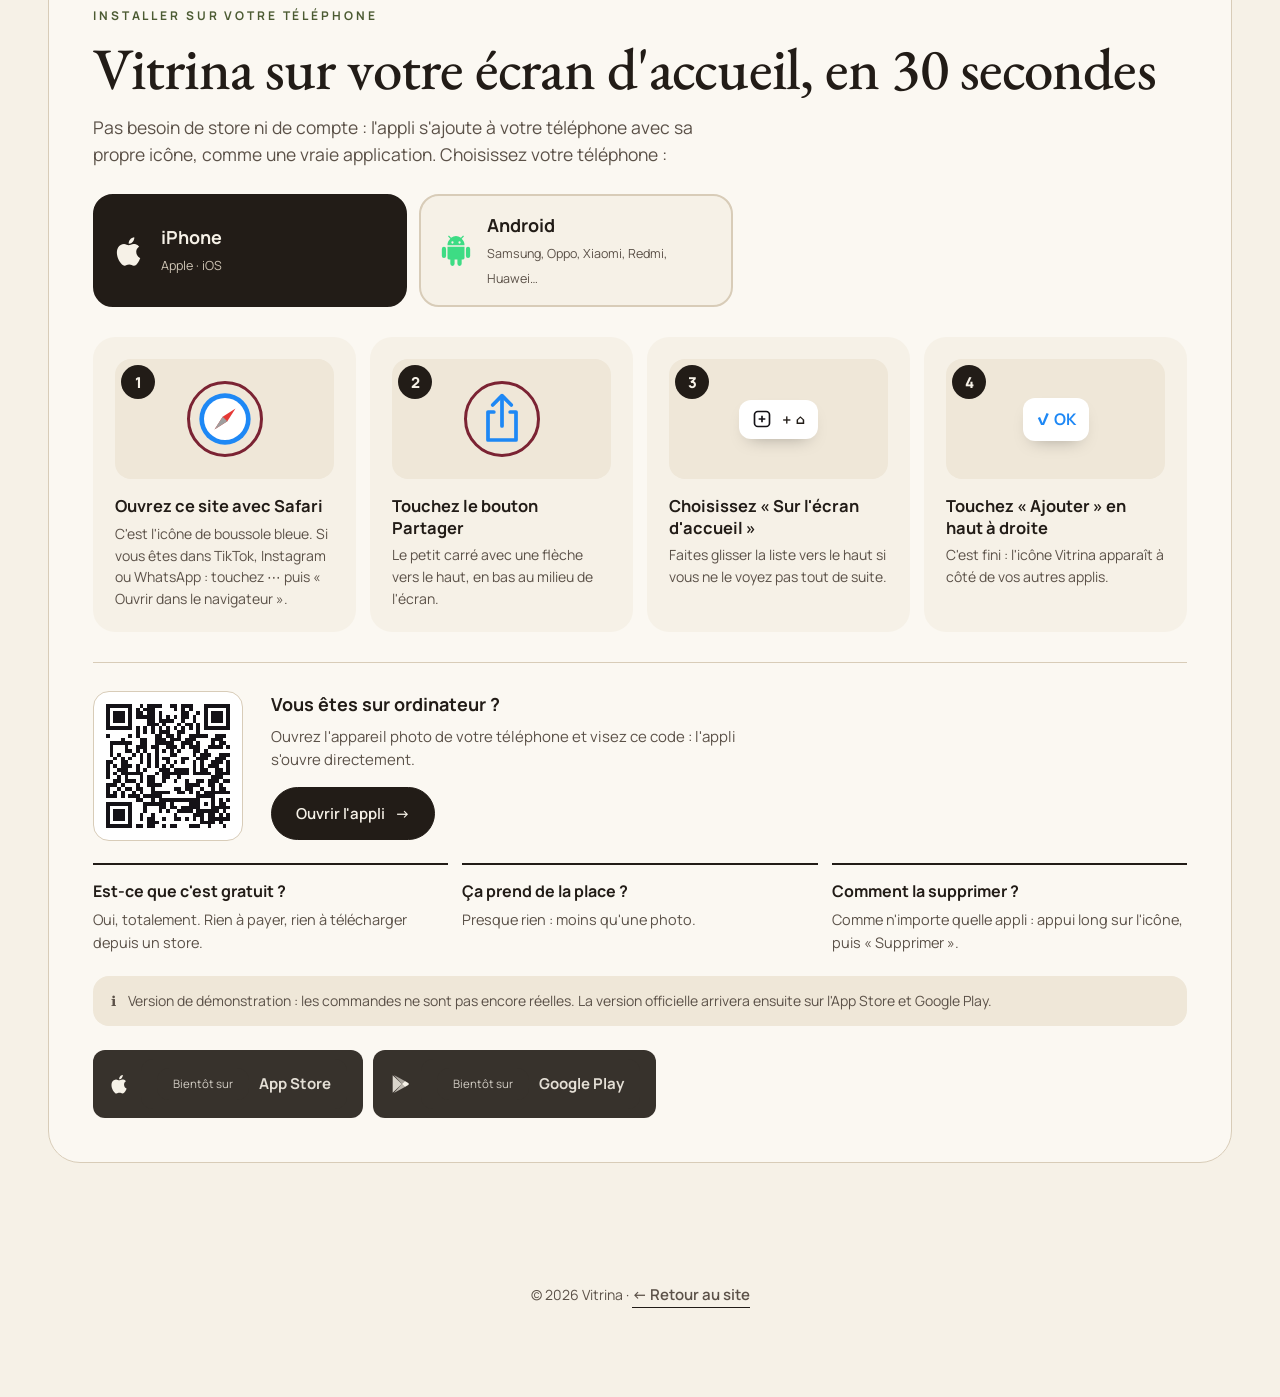
<file: app.html>
<!doctype html>
<html lang="fr"><head><meta charset="utf-8"><meta name="viewport" content="width=device-width,initial-scale=1">
<title>Vitrina</title><meta name="robots" content="noindex,nofollow">
<link rel="icon" href="img/favicon.svg"><link rel="manifest" href="manifest.webmanifest"><meta name="theme-color" content="#7B2333">
<link rel="apple-touch-icon" href="img/icon-180.png">
<link rel="preconnect" href="https://fonts.googleapis.com"><link rel="preconnect" href="https://fonts.gstatic.com" crossorigin>
<link href="https://fonts.googleapis.com/css2?family=EB+Garamond:ital,wght@0,400..600;1,400..600&family=Manrope:wght@400..700&family=IBM+Plex+Sans+Arabic:wght@400;500;600;700&family=Noto+Naskh+Arabic:wght@400..600&display=swap" rel="stylesheet">
<link rel="stylesheet" href="assets/style.css"><link rel="stylesheet" href="assets/app.css"><link rel="stylesheet" href="assets/app-page.css">
</head><body data-base="" data-demo>
<div class="ap">
<span class="blob b1"></span><span class="blob b2"></span><span class="blob b3"></span>
<div class="ap-top"><a href="index.html" class="logo"><span class="w">Vitr<i>i</i>na</span></a><div class="r"><a href="index.html" class="link" data-a="back_site"></a><div class="seg lgs lgtop"><button data-l="ar">ع</button><button data-l="el">ΕΛ</button><button data-l="fr">FR</button><button data-l="en">EN</button></div></div></div>

<section class="ap-hero">
 <div class="txt">
  <div class="kicker" data-a="t_kick"></div>
  <h1><span data-a="t_h1a"></span> <em data-a="t_h1b"></em></h1>
  <p class="lead" data-a="t_sub"></p>
  <div class="ap-ctas"><a class="btn" href="appli.html"><span data-a="open_full"></span> <span class="arrow">→</span></a><a class="btn ghost" href="#installer"><span data-a="how_inst"></span> ↓</a></div>
  <div class="seg lgs" style="display:inline-flex;margin-top:22px"><button data-l="ar">ع</button><button data-l="el">ΕΛ</button><button data-l="fr">FR</button><button data-l="en">EN</button></div>
  <div class="chipsrow" id="scrlist"></div>
 </div>
 <div class="stage">
  <div class="tilt">
   <div class="phone"><div class="scr2"><div class="sbar" id="sbar"><span id="clk">20:14</span><span>●●● ◔ ▮</span></div><div class="view" id="view"></div><div class="tabs" id="tabs"></div></div></div>
  </div>
  <div class="orb o1"><img src="img/p/robe-sequins-rouge.webp" alt=""><div><b>♥ 248</b></div></div>
  <div class="orb o2"><img src="img/p/manteau-daim.webp" alt=""><div><b>8 000 DA</b><span class="bob">✓ 🛍</span></div></div>
  <div class="orb o3"><span class="bob">🔔</span> 🇩🇿 🇬🇷</div>
  <div class="orb o4">✦ drop</div>
  <div class="demochip" id="demochip"><span data-a="demo"></span></div>
 </div>
</section>

<section class="ap-sec">
 <h2 class="rv" data-a="feat_t"></h2>
 <div class="feats">
  <div class="fc rv"><div class="ic2">⏱</div><b data-a="f1"></b><span data-a="f1d"></span></div>
  <div class="fc rv"><div class="ic2">🔔</div><b data-a="f2"></b><span data-a="f2d"></span></div>
  <div class="fc rv"><div class="ic2">📸</div><b data-a="f3"></b><span data-a="f3d"></span></div>
  <div class="fc rv"><div class="ic2">🌍</div><b data-a="f4"></b><span data-a="f4d"></span></div>
 </div>
</section>

<section class="ap-sec" id="installer" style="padding-top:20px">
 <div class="inst rv">
  <div class="kicker" data-a="inst_kick"></div>
  <h2 data-a="inst_t"></h2>
  <p class="lead" data-a="inst_sub"></p>
  <div class="ostabs">
   <button data-os="ios"><svg fill="currentColor" viewBox="0 0 24 24"><path d="M16.4 12.6c0-2.4 2-3.6 2.1-3.6-1.2-1.7-3-1.9-3.6-1.9-1.5-.2-3 .9-3.8.9-.8 0-2-.9-3.3-.9-1.7 0-3.3 1-4.2 2.5-1.8 3.1-.5 7.7 1.3 10.2.9 1.2 1.9 2.6 3.2 2.6 1.3-.1 1.8-.8 3.3-.8 1.6 0 2 .8 3.3.8 1.4 0 2.3-1.3 3.1-2.5 1-1.4 1.4-2.8 1.4-2.9 0 0-2.7-1-2.8-4.4zM14 5.4c.7-.8 1.2-2 1-3.1-1 0-2.2.7-2.9 1.5-.6.7-1.2 1.9-1 3 1.1.1 2.2-.6 2.9-1.4z"/></svg><span><b data-a="tab_ios"></b><small data-a="tab_ios_s"></small></span></button>
   <button data-os="and"><svg viewBox="0 0 24 24"><path d="M6 9h12v8a1 1 0 0 1-1 1h-1v3a1.5 1.5 0 0 1-3 0v-3h-2v3a1.5 1.5 0 0 1-3 0v-3H7a1 1 0 0 1-1-1V9zm-2.5 0A1.5 1.5 0 0 1 5 10.5v5a1.5 1.5 0 0 1-3 0v-5A1.5 1.5 0 0 1 3.5 9zm17 0a1.5 1.5 0 0 1 1.5 1.5v5a1.5 1.5 0 0 1-3 0v-5A1.5 1.5 0 0 1 20.5 9zM15.5 2.6l1.3-1.3a.4.4 0 0 1 .6.6l-1.4 1.4A5.9 5.9 0 0 1 18 8H6a5.9 5.9 0 0 1 2-4.7L6.6 1.9a.4.4 0 0 1 .6-.6l1.3 1.3a6 6 0 0 1 7 0zM9.5 5.2a.8.8 0 1 0 0 1.6.8.8 0 0 0 0-1.6zm5 0a.8.8 0 1 0 0 1.6.8.8 0 0 0 0-1.6z" fill="#3DDC84"/></svg><span><b data-a="tab_and"></b><small data-a="tab_and_s"></small></span></button>
  </div>
  <div class="steps-os" data-for="ios"><div class="st"><span class="n">1</span><div class="vis"><span class="ring"></span><svg viewBox="0 0 48 48"><circle cx="24" cy="24" r="22" fill="#1E88F5"/><circle cx="24" cy="24" r="18" fill="#fff"/><path d="M33 15 L26 26 L15 33 L22 22Z" fill="#E53935"/><path d="M26 26 L15 33 L22 22Z" fill="#9E9E9E"/></svg></div><div><b data-a="ios1"></b><p data-a="ios1d"></p></div></div><div class="st"><span class="n">2</span><div class="vis"><span class="ring"></span><svg viewBox="0 0 48 48" fill="none" stroke="#1E88F5" stroke-width="3.2" stroke-linecap="round" stroke-linejoin="round"><path d="M17 18h-5v24h24V18h-5"/><path d="M24 30V5"/><path d="M16 12l8-8 8 8"/></svg></div><div><b data-a="ios2"></b><p data-a="ios2d"></p></div></div><div class="st"><span class="n">3</span><div class="vis"><span class="lbl"><svg viewBox="0 0 24 24" style="width:20px;height:20px" fill="none" stroke="#141217" stroke-width="2"><rect x="3" y="3" width="18" height="18" rx="4"/><path d="M12 8v8M8 12h8"/></svg>＋ ⌂</span></div><div><b data-a="ios3"></b><p data-a="ios3d"></p></div></div><div class="st"><span class="n">4</span><div class="vis"><span class="lbl" style="color:#1E88F5;font-size:16px">✓ OK</span></div><div><b data-a="ios4"></b><p data-a="ios4d"></p></div></div></div>
  <div class="steps-os" data-for="and" hidden><div class="st"><span class="n">1</span><div class="vis"><span class="ring"></span><svg viewBox="0 0 48 48"><circle cx="24" cy="24" r="22" fill="#DB4437"/><path d="M24 24 L43 13 A22 22 0 0 1 35 43Z" fill="#FFCD40"/><path d="M24 24 L35 43 A22 22 0 0 1 5 13Z" fill="#0F9D58"/><path d="M24 24 L5 13 A22 22 0 0 1 43 13Z" fill="#DB4437"/><circle cx="24" cy="24" r="10" fill="#fff"/><circle cx="24" cy="24" r="7.5" fill="#4285F4"/></svg></div><div><b data-a="and1"></b><p data-a="and1d"></p></div></div><div class="st"><span class="n">2</span><div class="vis"><span class="ring"></span><svg viewBox="0 0 48 48" fill="#141217"><circle cx="24" cy="11" r="4.5"/><circle cx="24" cy="24" r="4.5"/><circle cx="24" cy="37" r="4.5"/></svg></div><div><b data-a="and2"></b><p data-a="and2d"></p></div></div><div class="st"><span class="n">3</span><div class="vis"><span class="lbl">⬇︎ ＋ ⌂</span></div><div><b data-a="and3"></b><p data-a="and3d"></p></div></div><div class="st"><span class="n">4</span><div class="vis"><span class="lbl" style="color:#0F9D58;font-size:16px">✓ OK</span></div><div><b data-a="and4"></b><p data-a="and4d"></p></div></div></div>
  <div class="inst-foot">
   <div class="qrbox"><div class="qr"><img src="img/qr-appli.png" alt="QR"></div></div>
   <div><b data-a="qr_t"></b><p data-a="qr_d"></p>
    <div class="ap-ctas" style="margin-top:16px"><a class="btn" href="appli.html"><span data-a="open_full"></span> <span class="arrow">→</span></a><button class="btn ghost" data-install hidden><span data-a="inst_now"></span> ⬇︎</button></div>
   </div>
  </div>
  <div class="faq">
   <div><b data-a="faq1"></b><p data-a="faq1d"></p></div>
   <div><b data-a="faq2"></b><p data-a="faq2d"></p></div>
   <div><b data-a="faq3"></b><p data-a="faq3d"></p></div>
  </div>
  <div class="note">ℹ️ <span data-a="note"></span></div>
  <div class="storebadges"><span><svg viewBox="0 0 24 24"><path d="M16.4 12.6c0-2.4 2-3.6 2.1-3.6-1.2-1.7-3-1.9-3.6-1.9-1.5-.2-3 .9-3.8.9-.8 0-2-.9-3.3-.9-1.7 0-3.3 1-4.2 2.5-1.8 3.1-.5 7.7 1.3 10.2.9 1.2 1.9 2.6 3.2 2.6 1.3-.1 1.8-.8 3.3-.8 1.6 0 2 .8 3.3.8 1.4 0 2.3-1.3 3.1-2.5 1-1.4 1.4-2.8 1.4-2.9 0 0-2.7-1-2.8-4.4zM14 5.4c.7-.8 1.2-2 1-3.1-1 0-2.2.7-2.9 1.5-.6.7-1.2 1.9-1 3 1.1.1 2.2-.6 2.9-1.4z"/></svg><span><span data-a="soon"></span><b>App Store</b></span></span><span><svg viewBox="0 0 24 24"><path d="M4 2.5v19l10-9.5z" opacity=".85"/><path d="M14 12l3.3-3.2L5.3 2.1z" opacity=".6"/><path d="M14 12l3.3 3.2-12 6.7z" opacity=".7"/><path d="M17.3 8.8 21 11a1.2 1.2 0 0 1 0 2l-3.7 2.2L14 12z"/></svg><span><span data-a="soon"></span><b>Google Play</b></span></span></div>
 </div>
</section>
<div class="ap-foot">© 2026 Vitrina · <a class="link" href="index.html" data-a="back_site"></a></div>
</div>
<a class="vswitch" href="moderne/app.html">Version moderne <span class="arrow">→</span></a>
<script src="assets/produits.js"></script><script src="assets/i18n.js"></script><script src="assets/app.js"></script>
</body></html>
</file>
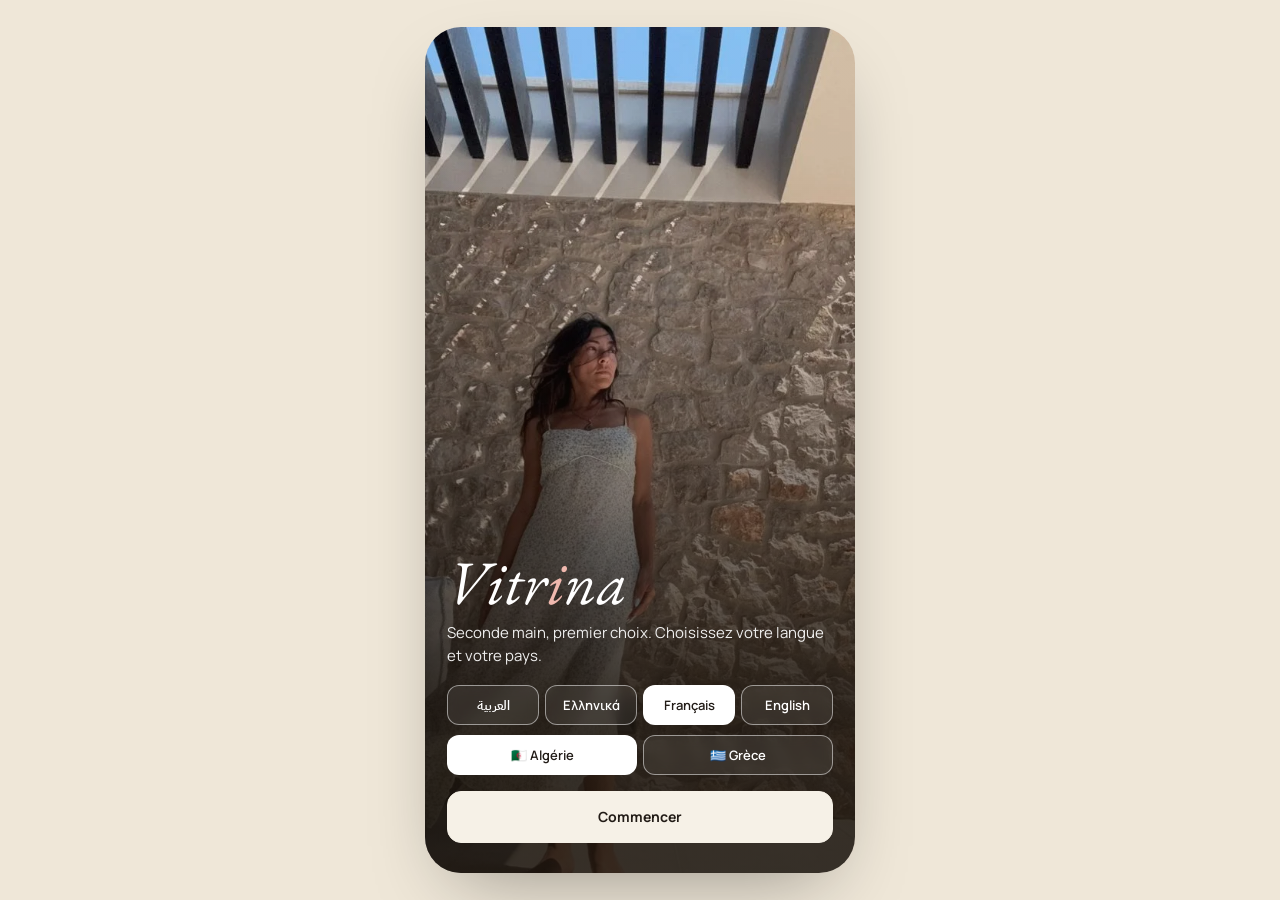
<file: appli.html>
<!doctype html>
<html lang="fr"><head><meta charset="utf-8"><meta name="viewport" content="width=device-width,initial-scale=1,viewport-fit=cover,user-scalable=no">
<title>Vitrina</title><meta name="robots" content="noindex,nofollow">
<link rel="manifest" href="manifest.webmanifest"><meta name="theme-color" content="#7B2333">
<meta name="apple-mobile-web-app-capable" content="yes"><meta name="mobile-web-app-capable" content="yes"><meta name="apple-mobile-web-app-title" content="Vitrina"><meta name="apple-mobile-web-app-status-bar-style" content="default">
<link rel="apple-touch-icon" href="img/icon-180.png"><link rel="icon" href="img/favicon.svg">
<link rel="preconnect" href="https://fonts.googleapis.com"><link rel="preconnect" href="https://fonts.gstatic.com" crossorigin>
<link href="https://fonts.googleapis.com/css2?family=EB+Garamond:ital,wght@0,400..600;1,400..600&family=Manrope:wght@400..700&family=IBM+Plex+Sans+Arabic:wght@400;500;600;700&family=Noto+Naskh+Arabic:wght@400..600&display=swap" rel="stylesheet">
<link rel="stylesheet" href="assets/style.css"><link rel="stylesheet" href="assets/app.css">
<style>
html,body{height:100%;overflow:hidden;background:var(--paper)}
body:before{display:none}
.solo{position:fixed;inset:0;display:flex;align-items:center;justify-content:center;background:var(--paper2)}
.solo .scr2{width:min(430px,100vw);height:min(932px,100dvh);border-radius:0;padding-top:env(safe-area-inset-top);box-shadow:0 30px 80px -30px rgba(0,0,0,.4)}
@media(min-width:500px){.solo .scr2{border-radius:36px;height:min(880px,94dvh)}}
.solo .tabs{padding-bottom:calc(10px + env(safe-area-inset-bottom))}
.solo .onb .in{padding-bottom:calc(30px + env(safe-area-inset-bottom))}
</style>
</head><body data-base="">
<div class="solo"><div class="scr2"><div class="view" id="view"></div><div class="tabs" id="tabs"></div></div></div>
<script src="assets/produits.js"></script><script src="assets/i18n.js"></script><script src="assets/app.js"></script>
</body></html>
</file>
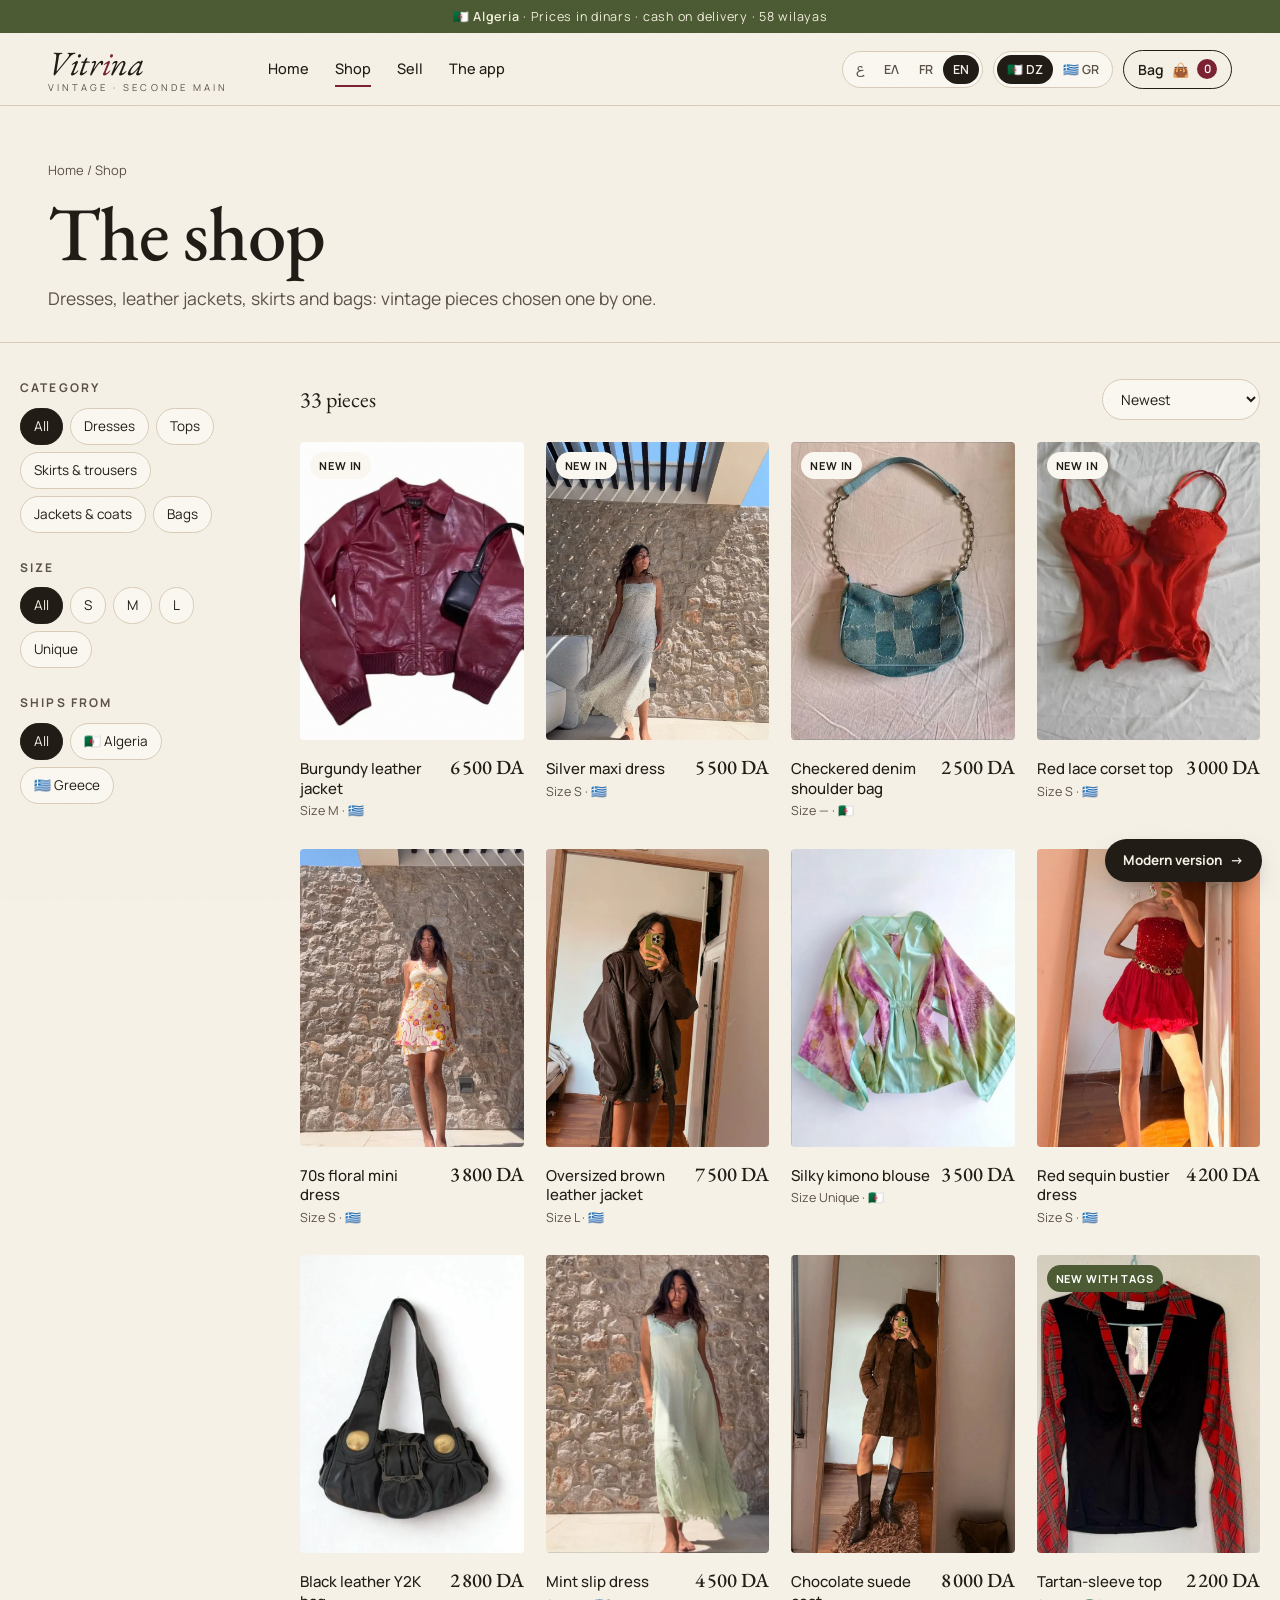
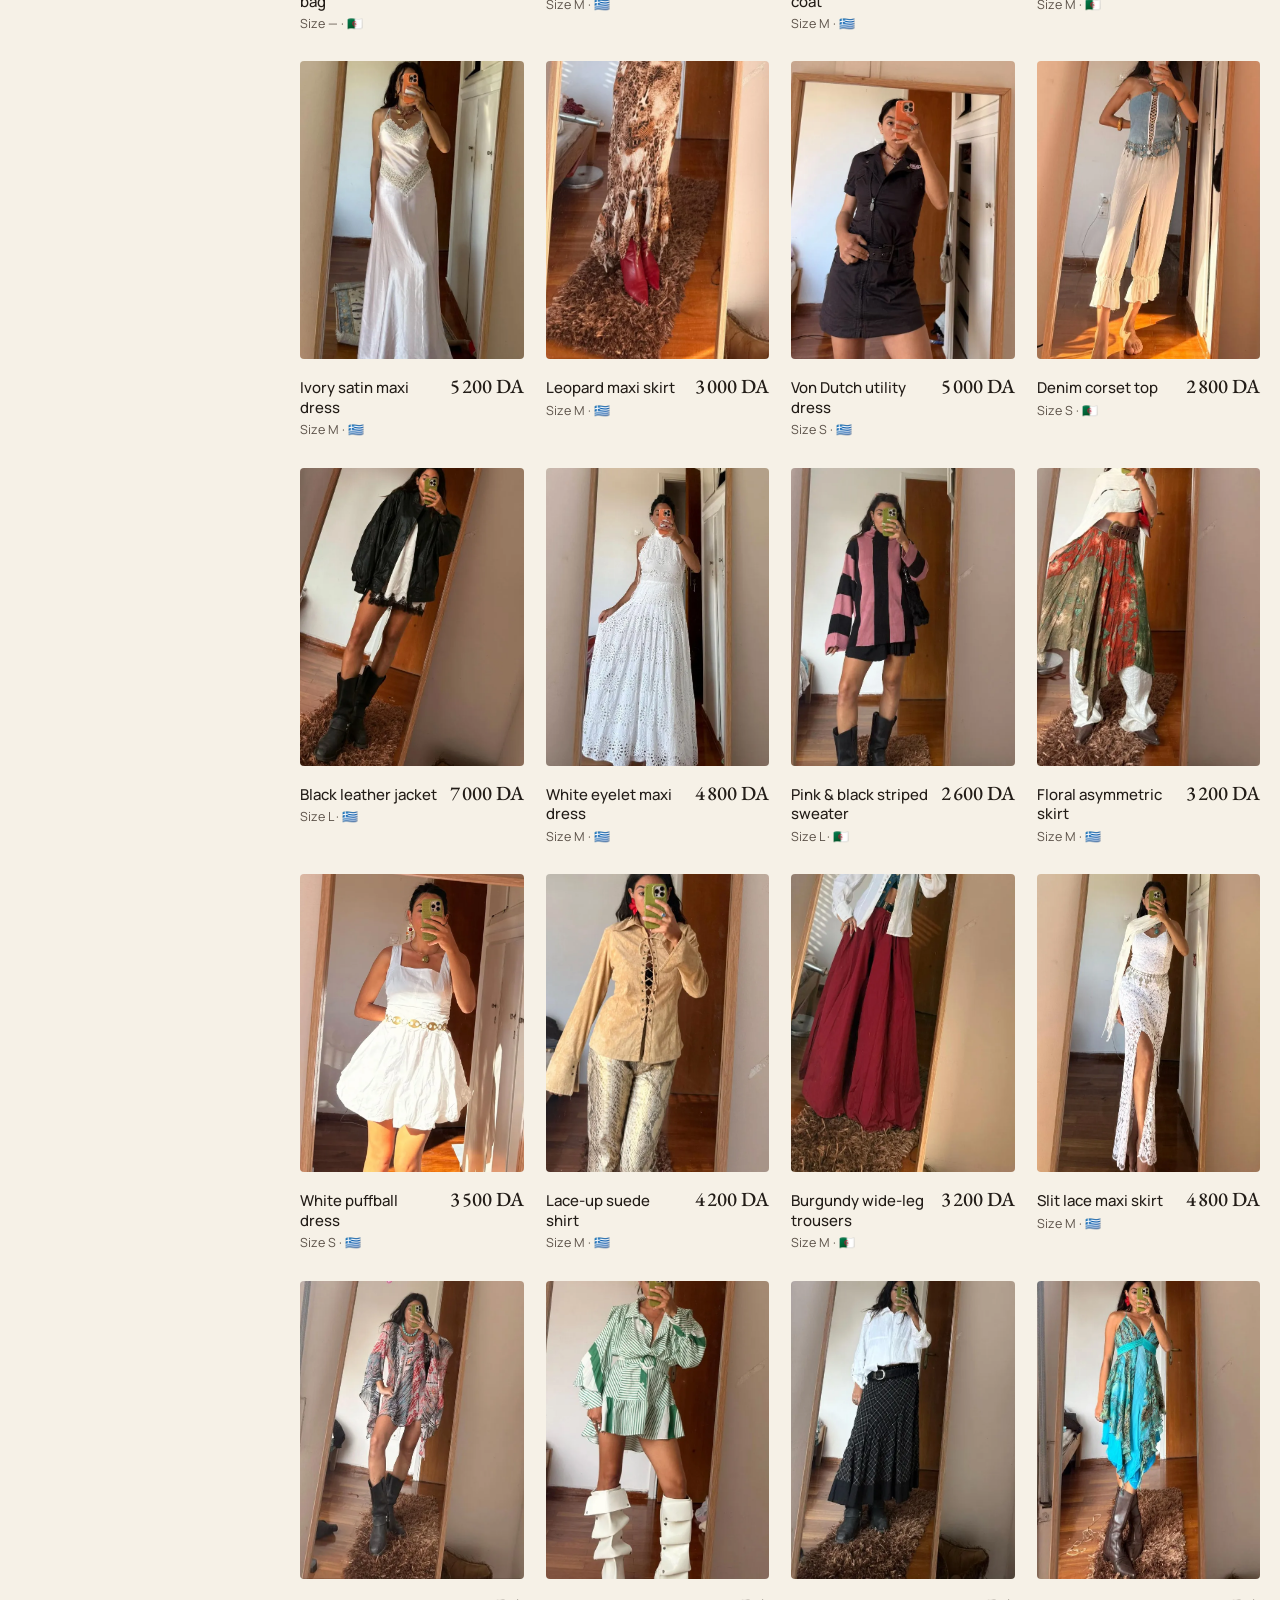
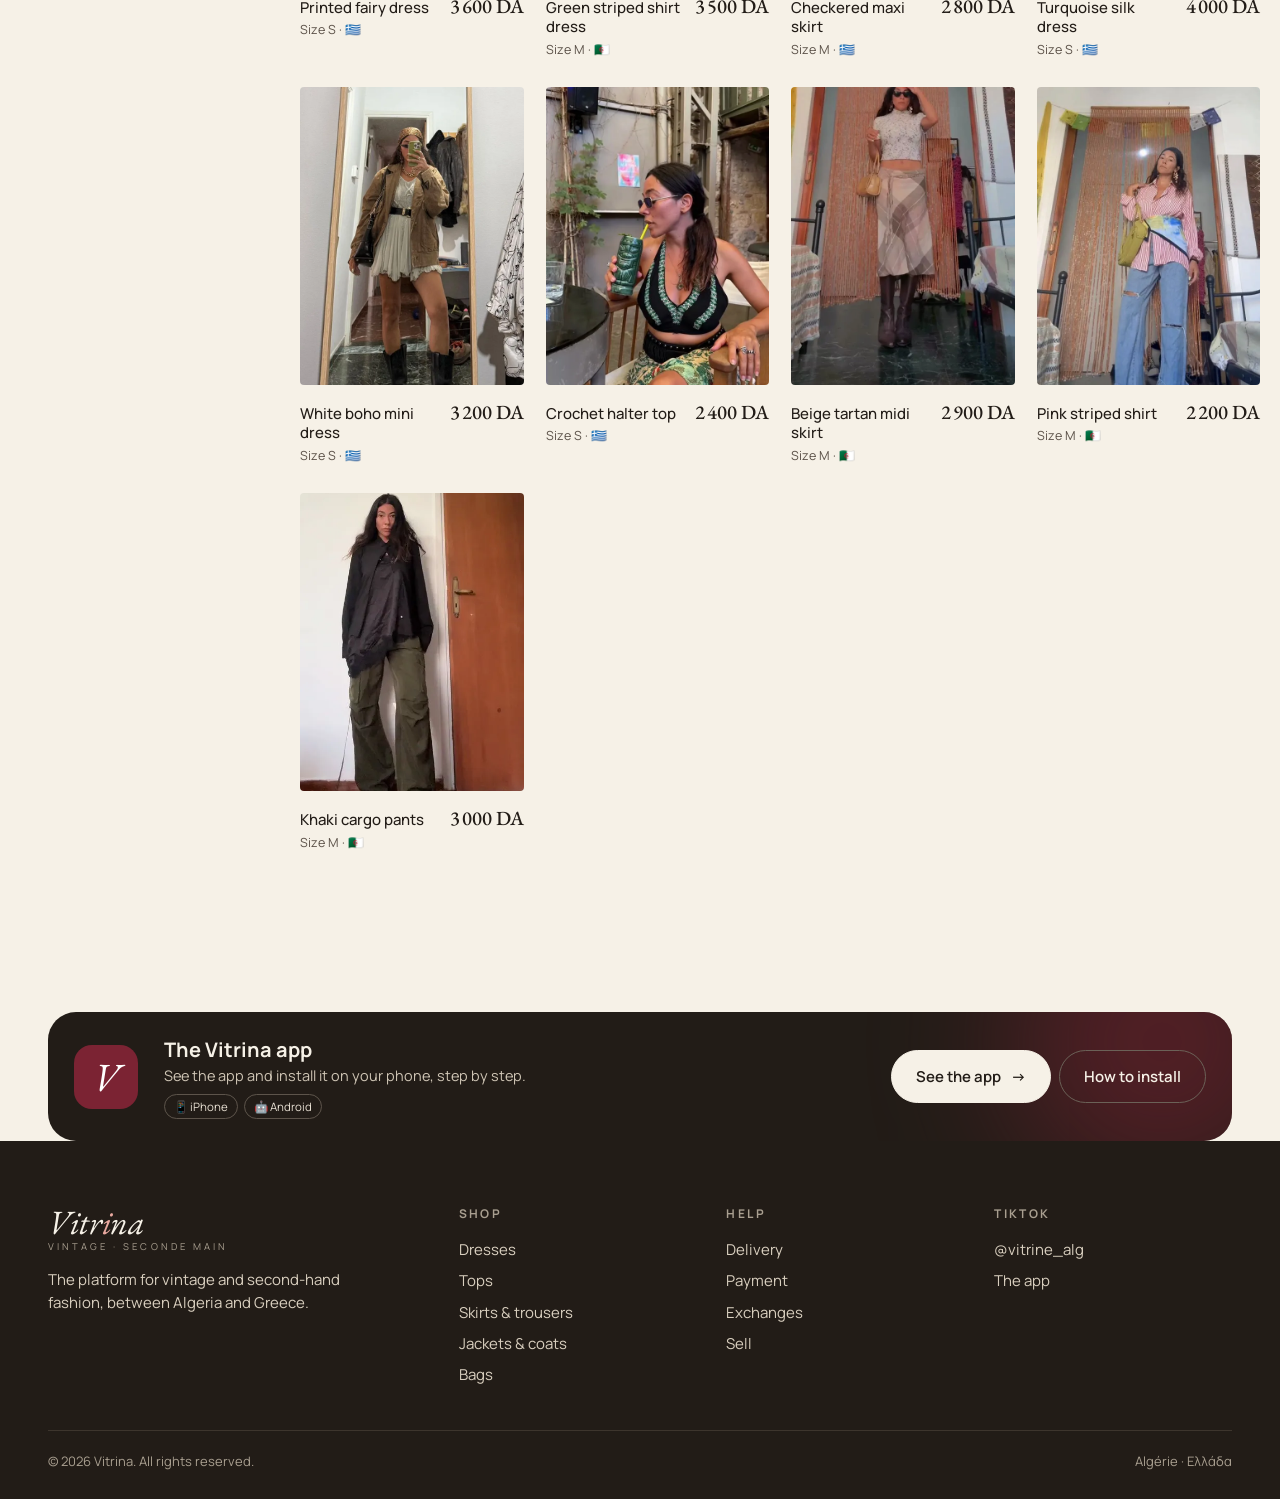
<file: boutique.html>
<!doctype html>
<html lang="fr"><head><meta charset="utf-8"><meta name="viewport" content="width=device-width,initial-scale=1">
<title>Vitrina</title><meta name="robots" content="noindex,nofollow">
<meta name="description" content="Vitrina — mode vintage et seconde main, Algérie et Grèce.">
<link rel="icon" href="img/favicon.svg">
<link rel="preconnect" href="https://fonts.googleapis.com"><link rel="preconnect" href="https://fonts.gstatic.com" crossorigin>
<link href="https://fonts.googleapis.com/css2?family=EB+Garamond:ital,wght@0,400..600;1,400..600&family=Manrope:wght@400..700&family=IBM+Plex+Sans+Arabic:wght@400;500;600;700&family=Noto+Naskh+Arabic:wght@400..600&display=swap" rel="stylesheet">
<link rel="stylesheet" href="assets/style.css">
</head><body data-page="shop"><div id="hdr"></div>

<div class="phead"><div class="wrap"><div class="crumbs"><a href="index.html" data-i="nav_home"></a> / <span data-i="nav_shop"></span></div><h1 data-i="shop_title"></h1><p class="lead" data-i="shop_sub"></p></div></div>
<div class="wrap shop">
 <aside class="filters">
  <div class="fg"><h4 data-i="f_cat"></h4><div class="chips" id="fcat"></div></div>
  <div class="fg"><h4 data-i="f_size"></h4><div class="chips" id="fsize"></div></div>
  <div class="fg"><h4 data-i="f_from"></h4><div class="chips" id="ffrom"></div></div>
 </aside>
 <div><div class="bar2"><span class="cnt" id="cnt"></span><select class="sel" id="sort" aria-label="sort"></select></div><div class="grid" id="grid" style="grid-template-columns:repeat(auto-fill,minmax(200px,1fr))"></div></div>
</div>
<div id="ftr"></div>
<script src="assets/produits.js"></script><script src="assets/i18n.js"></script><script src="assets/main.js"></script>
</body></html>
</file>
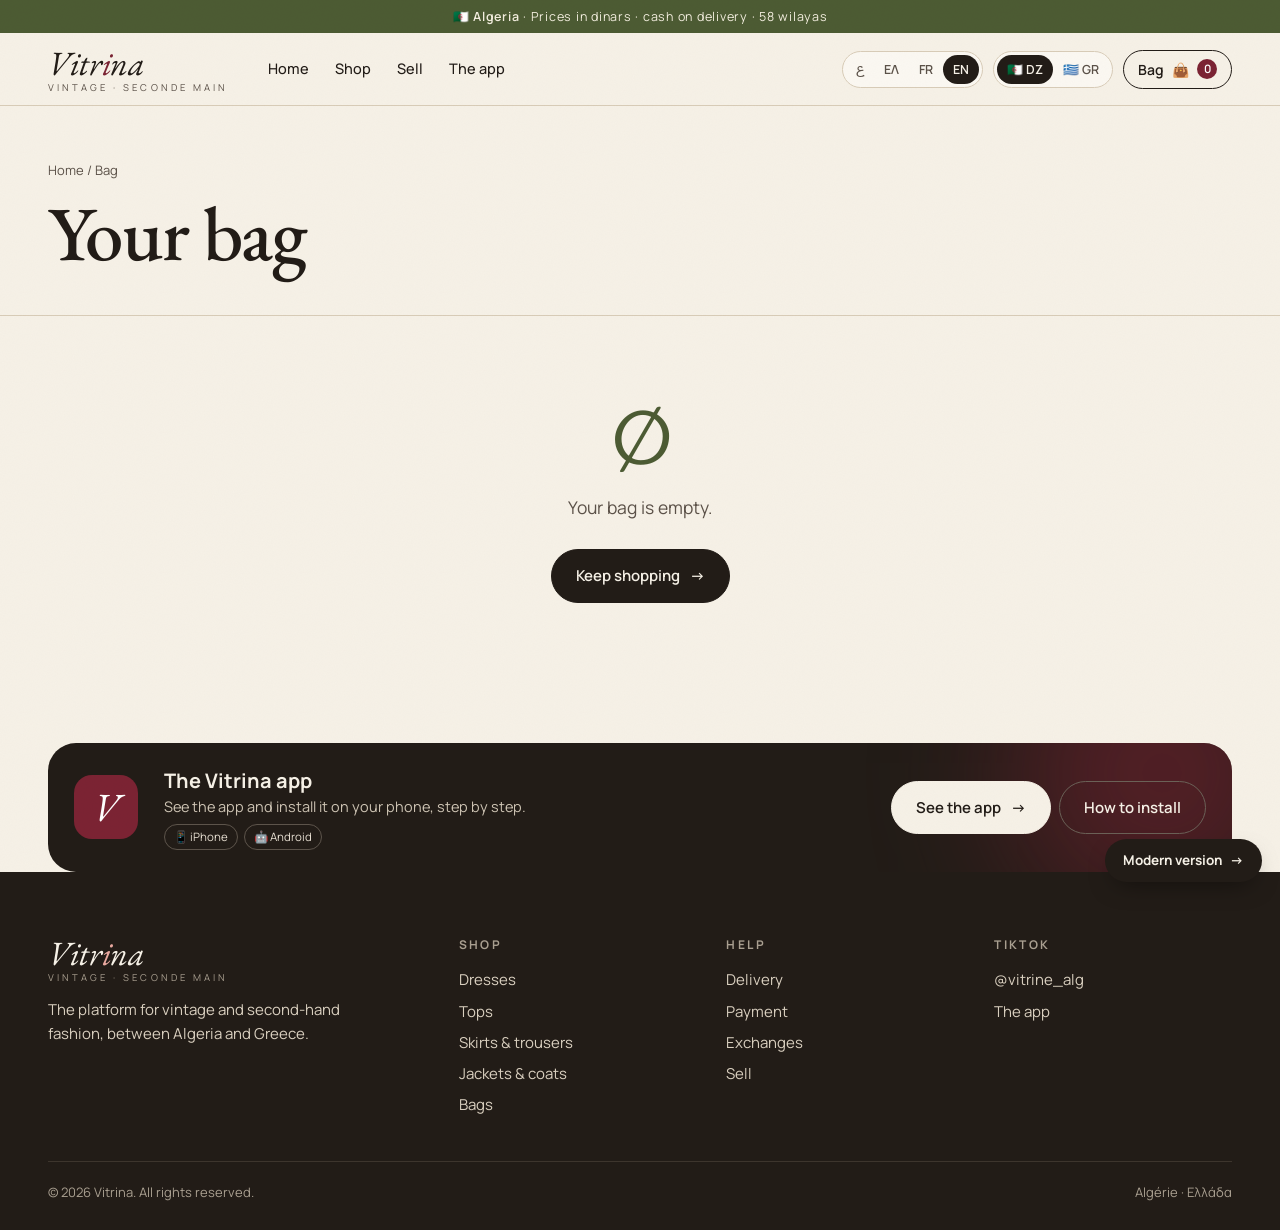
<file: panier.html>
<!doctype html>
<html lang="fr"><head><meta charset="utf-8"><meta name="viewport" content="width=device-width,initial-scale=1">
<title>Vitrina</title><meta name="robots" content="noindex,nofollow">
<meta name="description" content="Vitrina — mode vintage et seconde main, Algérie et Grèce.">
<link rel="icon" href="img/favicon.svg">
<link rel="preconnect" href="https://fonts.googleapis.com"><link rel="preconnect" href="https://fonts.gstatic.com" crossorigin>
<link href="https://fonts.googleapis.com/css2?family=EB+Garamond:ital,wght@0,400..600;1,400..600&family=Manrope:wght@400..700&family=IBM+Plex+Sans+Arabic:wght@400;500;600;700&family=Noto+Naskh+Arabic:wght@400..600&display=swap" rel="stylesheet">
<link rel="stylesheet" href="assets/style.css">
</head><body data-page="cart"><div id="hdr"></div>

<div class="phead"><div class="wrap"><div class="crumbs"><a href="index.html" data-i="nav_home"></a> / <span data-i="cart"></span></div><h1 data-i="cart_title"></h1></div></div>
<div class="wrap" id="cartbox"></div>
<div id="ftr"></div>
<script src="assets/produits.js"></script><script src="assets/i18n.js"></script><script src="assets/main.js"></script>
</body></html>
</file>
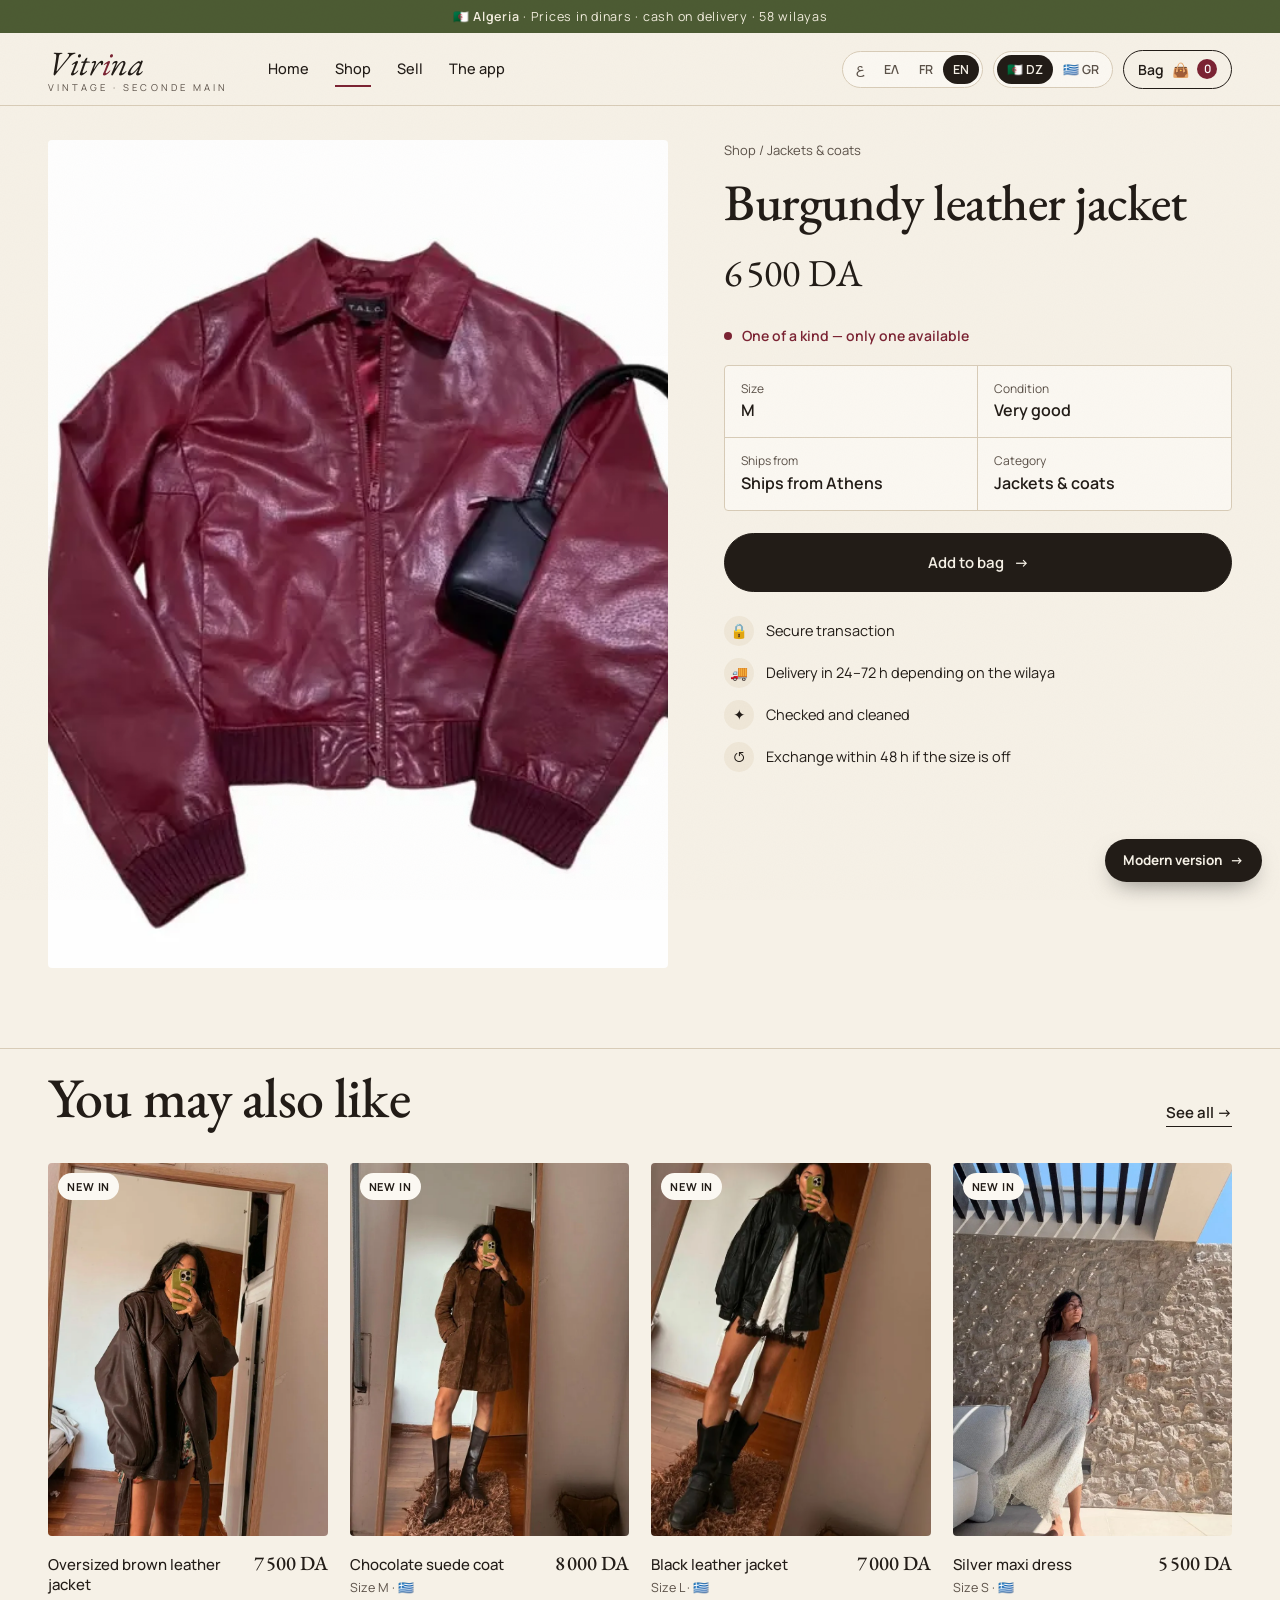
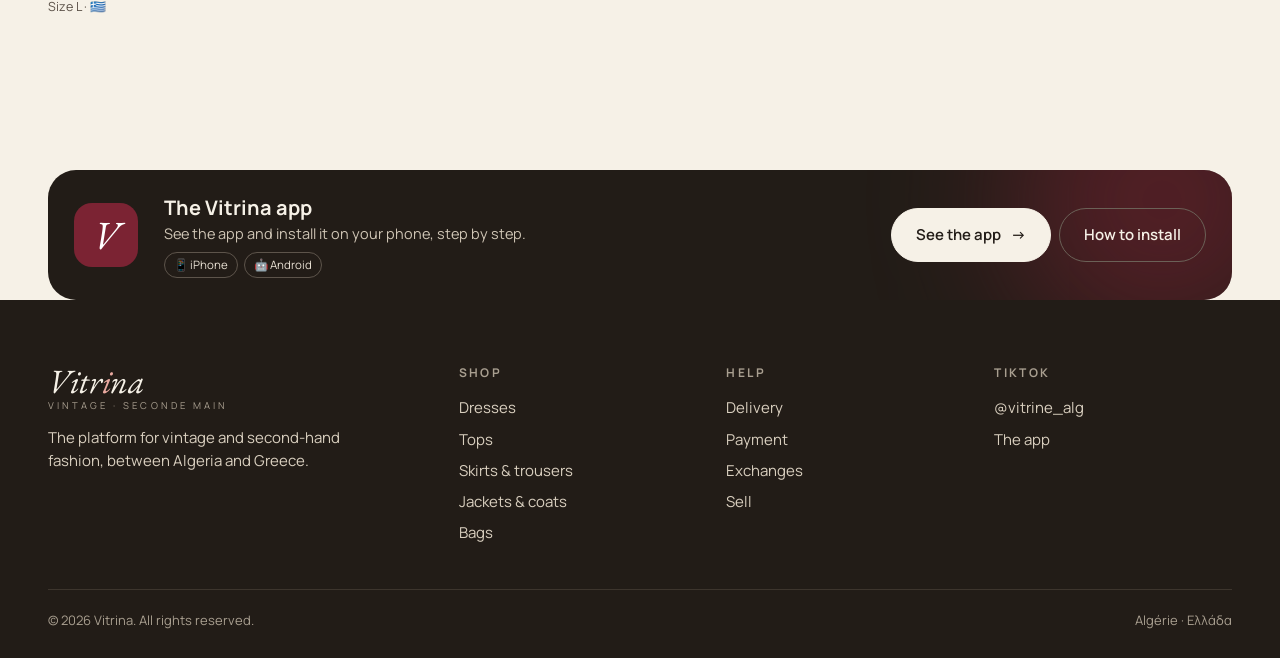
<file: produit.html>
<!doctype html>
<html lang="fr"><head><meta charset="utf-8"><meta name="viewport" content="width=device-width,initial-scale=1">
<title>Vitrina</title><meta name="robots" content="noindex,nofollow">
<meta name="description" content="Vitrina — mode vintage et seconde main, Algérie et Grèce.">
<link rel="icon" href="img/favicon.svg">
<link rel="preconnect" href="https://fonts.googleapis.com"><link rel="preconnect" href="https://fonts.gstatic.com" crossorigin>
<link href="https://fonts.googleapis.com/css2?family=EB+Garamond:ital,wght@0,400..600;1,400..600&family=Manrope:wght@400..700&family=IBM+Plex+Sans+Arabic:wght@400;500;600;700&family=Noto+Naskh+Arabic:wght@400..600&display=swap" rel="stylesheet">
<link rel="stylesheet" href="assets/style.css">
</head><body data-page="product"><div id="hdr"></div>

<div class="wrap"><div class="pp" id="pp"></div></div>
<section class="s" style="padding-top:20px;border-top:1px solid var(--line)"><div class="wrap"><div class="shead"><h2 data-i="similar"></h2><a class="link" href="boutique.html"><span data-i="see_all"></span> →</a></div><div class="grid" id="sim"></div></div></section>
<div id="ftr"></div>
<script src="assets/produits.js"></script><script src="assets/i18n.js"></script><script src="assets/main.js"></script>
</body></html>
</file>
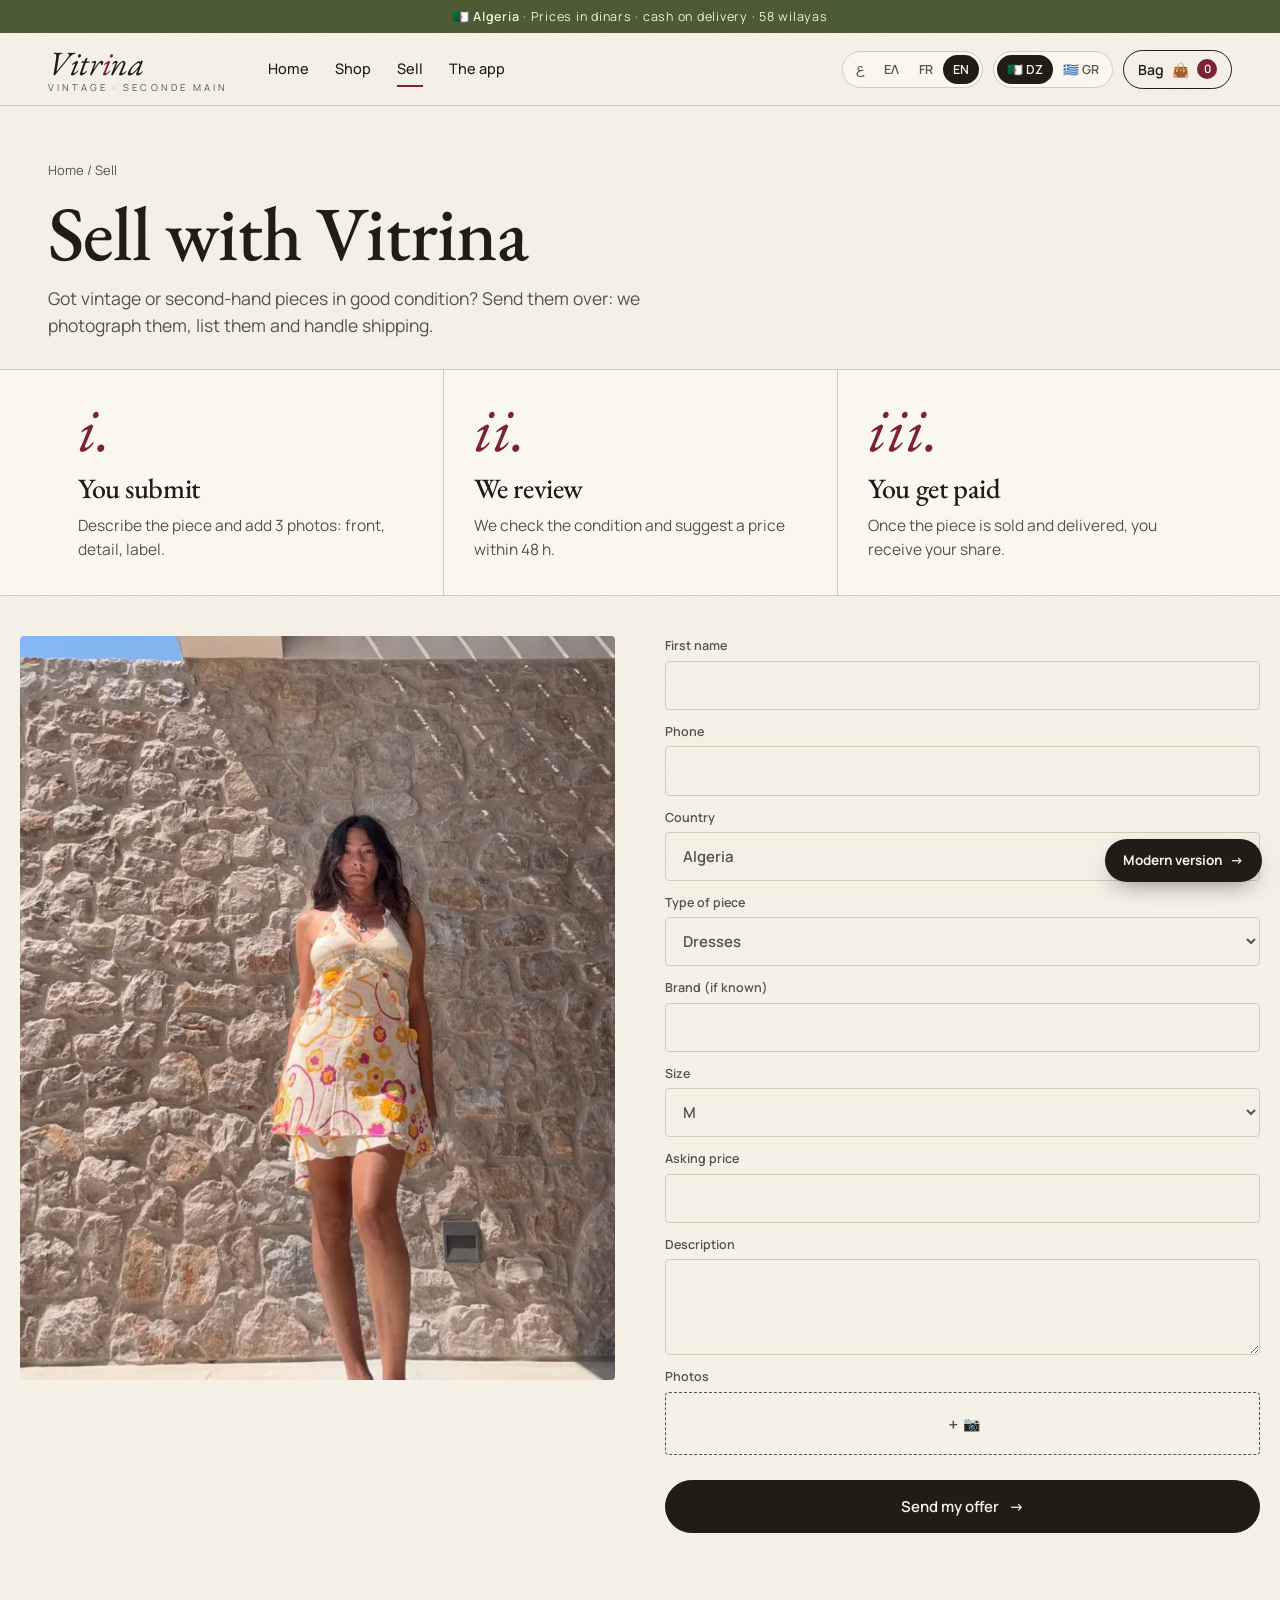
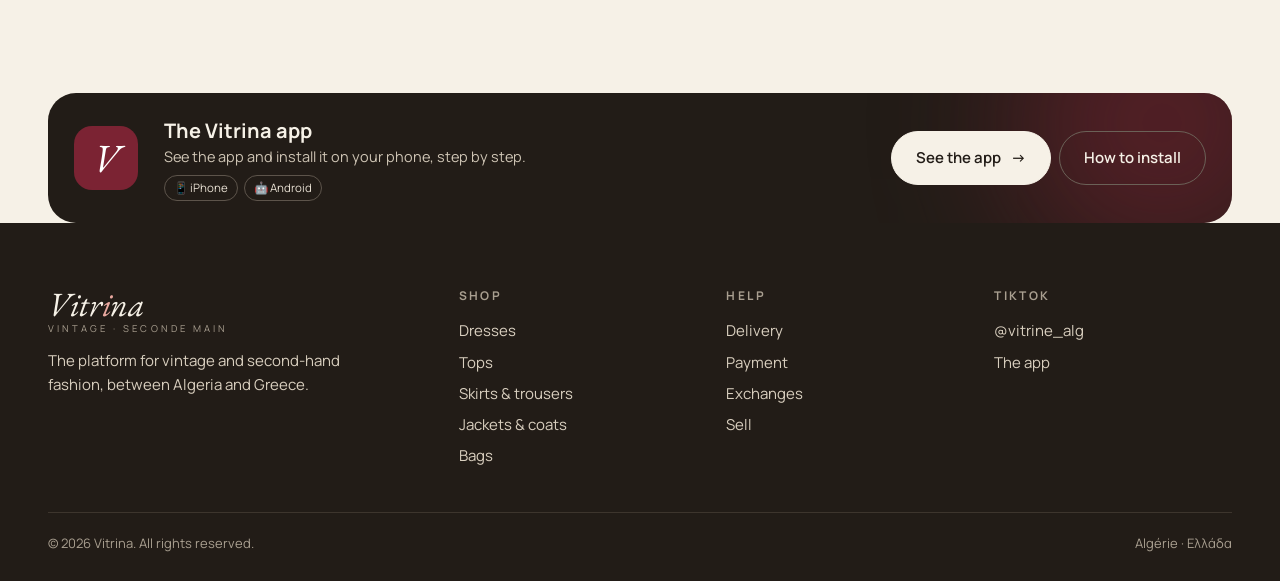
<file: vendre.html>
<!doctype html>
<html lang="fr"><head><meta charset="utf-8"><meta name="viewport" content="width=device-width,initial-scale=1">
<title>Vitrina</title><meta name="robots" content="noindex,nofollow">
<meta name="description" content="Vitrina — mode vintage et seconde main, Algérie et Grèce.">
<link rel="icon" href="img/favicon.svg">
<link rel="preconnect" href="https://fonts.googleapis.com"><link rel="preconnect" href="https://fonts.gstatic.com" crossorigin>
<link href="https://fonts.googleapis.com/css2?family=EB+Garamond:ital,wght@0,400..600;1,400..600&family=Manrope:wght@400..700&family=IBM+Plex+Sans+Arabic:wght@400;500;600;700&family=Noto+Naskh+Arabic:wght@400..600&display=swap" rel="stylesheet">
<link rel="stylesheet" href="assets/style.css">
</head><body data-page="sell"><div id="hdr"></div>

<div class="phead"><div class="wrap"><div class="crumbs"><a href="index.html" data-i="nav_home"></a> / <span data-i="nav_sell"></span></div><h1 data-i="sell_page_t"></h1><p class="lead" data-i="sell_page_sub"></p></div></div>
<section class="how" style="border-top:0"><div class="wrap"><div class="steps">
  <div class="step"><div class="no">i.</div><h3 data-i="s1_t"></h3><p data-i="s1_d"></p></div>
  <div class="step"><div class="no">ii.</div><h3 data-i="s2_t"></h3><p data-i="s2_d"></p></div>
  <div class="step"><div class="no">iii.</div><h3 data-i="s3_t"></h3><p data-i="s3_d"></p></div>
</div></div></section>
<div class="wrap sell">
 <div class="im rv"><img src="img/e/mur-fleurs.webp" alt="" loading="lazy"></div>
 <form class="form" id="sellf" style="margin:0">
  <label><span data-i="f_first"></span><input required></label>
  <label><span data-i="f_phone"></span><input required type="tel"></label>
  <label><span data-i="country"></span><select><option data-i="dz"></option><option data-i="gr"></option></select></label>
  <label><span data-i="f_type"></span><select id="ftype"></select></label>
  <label><span data-i="f_brand"></span><input></label>
  <label><span data-i="size"></span><select><option>XS</option><option>S</option><option selected>M</option><option>L</option><option>XL</option><option>Unique</option></select></label>
  <label><span data-i="f_price"></span><input inputmode="numeric"></label>
  <label><span data-i="f_desc"></span><textarea rows="3"></textarea></label>
  <label><span data-i="f_photos"></span><div class="drop" id="drop">＋ 📷</div><input type="file" id="files" accept="image/*" multiple hidden><div class="prev" id="prev"></div></label>
  <button class="btn" style="justify-content:center"><span data-i="send"></span> <span class="arrow">→</span></button>
 </form>
</div>
<div id="ftr"></div>
<script src="assets/produits.js"></script><script src="assets/i18n.js"></script><script src="assets/main.js"></script>
</body></html>
</file>
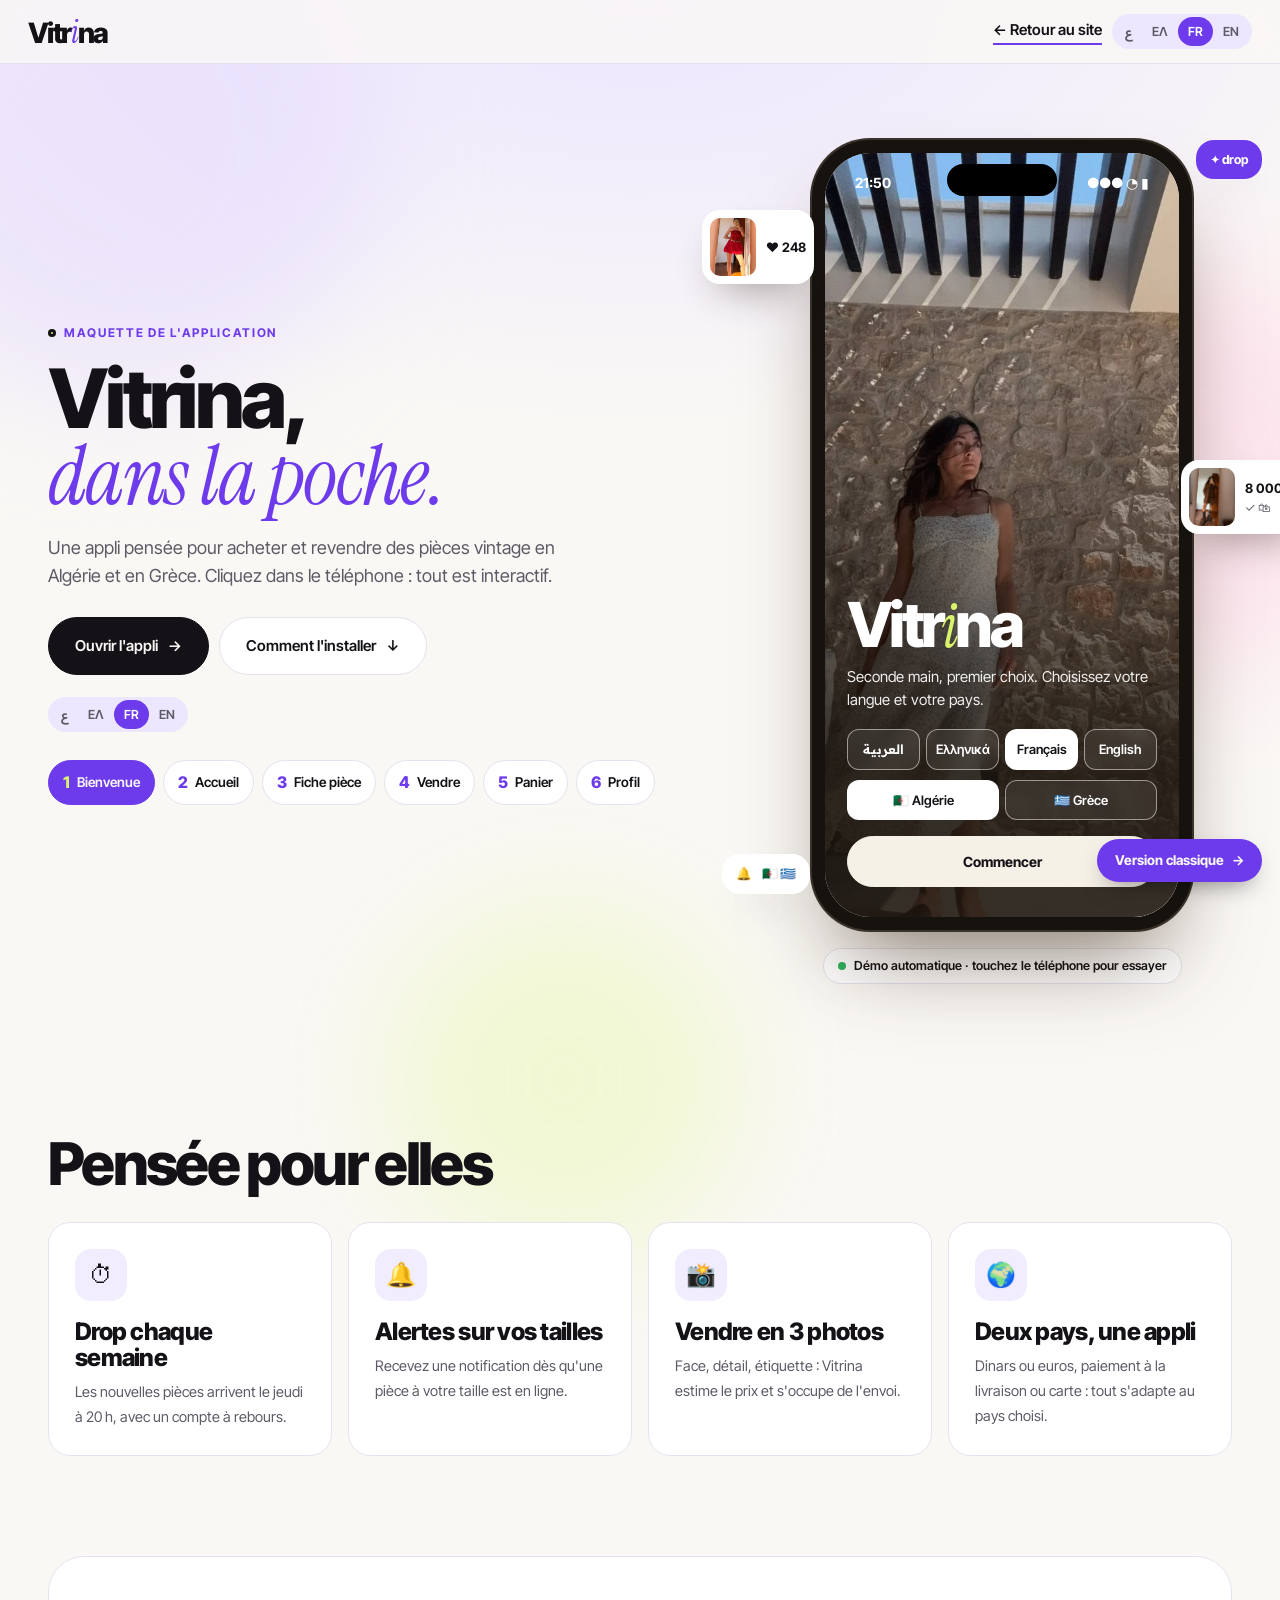
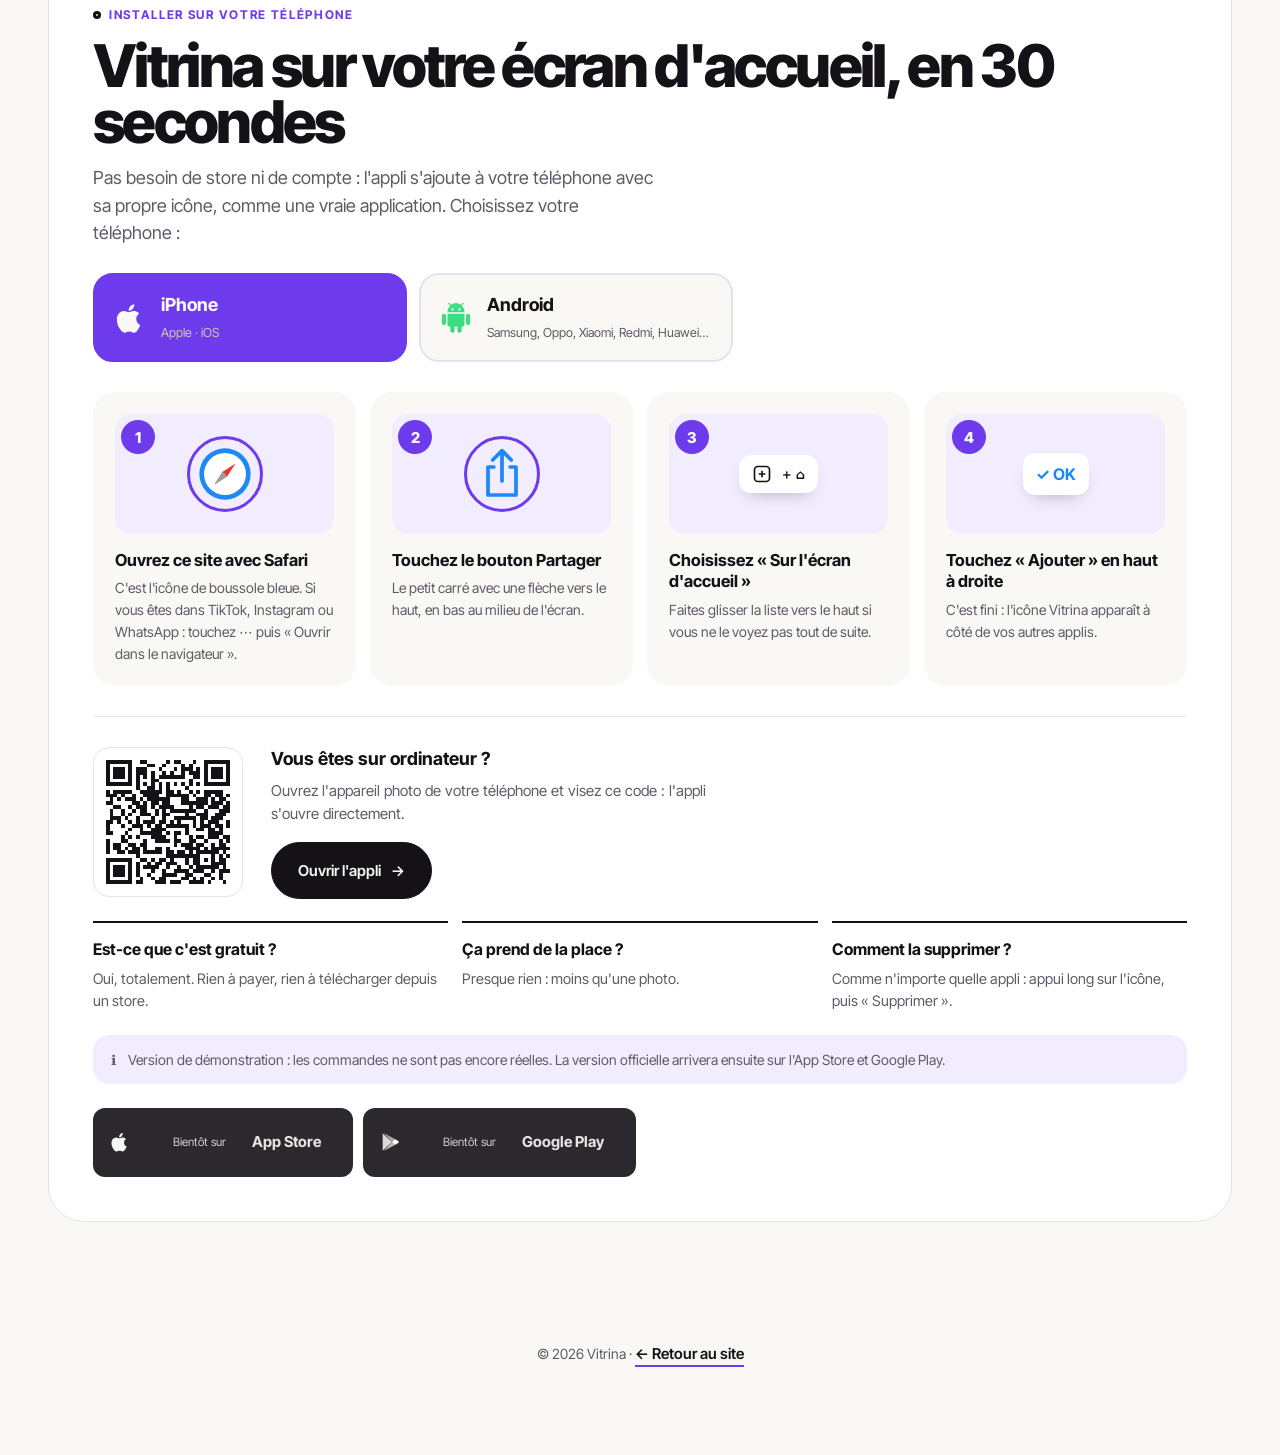
<file: moderne/app.html>
<!doctype html>
<html lang="fr"><head><meta charset="utf-8"><meta name="viewport" content="width=device-width,initial-scale=1">
<title>Vitrina</title><meta name="robots" content="noindex,nofollow">
<link rel="icon" href="../img/favicon.svg"><link rel="manifest" href="manifest.webmanifest"><meta name="theme-color" content="#6D3BEB">
<link rel="apple-touch-icon" href="../img/icon-180.png">
<link rel="preconnect" href="https://fonts.googleapis.com"><link rel="preconnect" href="https://fonts.gstatic.com" crossorigin>
<link href="https://fonts.googleapis.com/css2?family=Inter+Tight:ital,wght@0,400..800;1,400..800&family=Instrument+Serif:ital@0;1&family=Readex+Pro:wght@300..700&family=EB+Garamond:ital,wght@0,400..600;1,400..600&family=Manrope:wght@400..700&family=IBM+Plex+Sans+Arabic:wght@400;500;600;700&family=Noto+Naskh+Arabic:wght@400..600&display=swap" rel="stylesheet">
<link rel="stylesheet" href="../assets/style.css"><link rel="stylesheet" href="../assets/app.css"><link rel="stylesheet" href="../assets/app-page.css"><link rel="stylesheet" href="../assets/v2.css"><link rel="stylesheet" href="../assets/v2-app.css">
</head><body data-base="../" data-demo>
<div class="ap">
<span class="blob b1"></span><span class="blob b2"></span><span class="blob b3"></span>
<div class="ap-top"><a href="index.html" class="logo"><span class="w">Vitr<i>i</i>na</span></a><div class="r"><a href="index.html" class="link" data-a="back_site"></a><div class="seg lgs lgtop"><button data-l="ar">ع</button><button data-l="el">ΕΛ</button><button data-l="fr">FR</button><button data-l="en">EN</button></div></div></div>

<section class="ap-hero">
 <div class="txt">
  <div class="kicker" data-a="t_kick"></div>
  <h1><span data-a="t_h1a"></span> <em data-a="t_h1b"></em></h1>
  <p class="lead" data-a="t_sub"></p>
  <div class="ap-ctas"><a class="btn" href="appli.html"><span data-a="open_full"></span> <span class="arrow">→</span></a><a class="btn ghost" href="#installer"><span data-a="how_inst"></span> ↓</a></div>
  <div class="seg lgs" style="display:inline-flex;margin-top:22px"><button data-l="ar">ع</button><button data-l="el">ΕΛ</button><button data-l="fr">FR</button><button data-l="en">EN</button></div>
  <div class="chipsrow" id="scrlist"></div>
 </div>
 <div class="stage">
  <div class="tilt">
   <div class="phone"><div class="scr2"><div class="sbar" id="sbar"><span id="clk">20:14</span><span>●●● ◔ ▮</span></div><div class="view" id="view"></div><div class="tabs" id="tabs"></div></div></div>
  </div>
  <div class="orb o1"><img src="../img/p/robe-sequins-rouge.webp" alt=""><div><b>♥ 248</b></div></div>
  <div class="orb o2"><img src="../img/p/manteau-daim.webp" alt=""><div><b>8 000 DA</b><span class="bob">✓ 🛍</span></div></div>
  <div class="orb o3"><span class="bob">🔔</span> 🇩🇿 🇬🇷</div>
  <div class="orb o4">✦ drop</div>
  <div class="demochip" id="demochip"><span data-a="demo"></span></div>
 </div>
</section>

<section class="ap-sec">
 <h2 class="rv" data-a="feat_t"></h2>
 <div class="feats">
  <div class="fc rv"><div class="ic2">⏱</div><b data-a="f1"></b><span data-a="f1d"></span></div>
  <div class="fc rv"><div class="ic2">🔔</div><b data-a="f2"></b><span data-a="f2d"></span></div>
  <div class="fc rv"><div class="ic2">📸</div><b data-a="f3"></b><span data-a="f3d"></span></div>
  <div class="fc rv"><div class="ic2">🌍</div><b data-a="f4"></b><span data-a="f4d"></span></div>
 </div>
</section>

<section class="ap-sec" id="installer" style="padding-top:20px">
 <div class="inst rv">
  <div class="kicker" data-a="inst_kick"></div>
  <h2 data-a="inst_t"></h2>
  <p class="lead" data-a="inst_sub"></p>
  <div class="ostabs">
   <button data-os="ios"><svg fill="currentColor" viewBox="0 0 24 24"><path d="M16.4 12.6c0-2.4 2-3.6 2.1-3.6-1.2-1.7-3-1.9-3.6-1.9-1.5-.2-3 .9-3.8.9-.8 0-2-.9-3.3-.9-1.7 0-3.3 1-4.2 2.5-1.8 3.1-.5 7.7 1.3 10.2.9 1.2 1.9 2.6 3.2 2.6 1.3-.1 1.8-.8 3.3-.8 1.6 0 2 .8 3.3.8 1.4 0 2.3-1.3 3.1-2.5 1-1.4 1.4-2.8 1.4-2.9 0 0-2.7-1-2.8-4.4zM14 5.4c.7-.8 1.2-2 1-3.1-1 0-2.2.7-2.9 1.5-.6.7-1.2 1.9-1 3 1.1.1 2.2-.6 2.9-1.4z"/></svg><span><b data-a="tab_ios"></b><small data-a="tab_ios_s"></small></span></button>
   <button data-os="and"><svg viewBox="0 0 24 24"><path d="M6 9h12v8a1 1 0 0 1-1 1h-1v3a1.5 1.5 0 0 1-3 0v-3h-2v3a1.5 1.5 0 0 1-3 0v-3H7a1 1 0 0 1-1-1V9zm-2.5 0A1.5 1.5 0 0 1 5 10.5v5a1.5 1.5 0 0 1-3 0v-5A1.5 1.5 0 0 1 3.5 9zm17 0a1.5 1.5 0 0 1 1.5 1.5v5a1.5 1.5 0 0 1-3 0v-5A1.5 1.5 0 0 1 20.5 9zM15.5 2.6l1.3-1.3a.4.4 0 0 1 .6.6l-1.4 1.4A5.9 5.9 0 0 1 18 8H6a5.9 5.9 0 0 1 2-4.7L6.6 1.9a.4.4 0 0 1 .6-.6l1.3 1.3a6 6 0 0 1 7 0zM9.5 5.2a.8.8 0 1 0 0 1.6.8.8 0 0 0 0-1.6zm5 0a.8.8 0 1 0 0 1.6.8.8 0 0 0 0-1.6z" fill="#3DDC84"/></svg><span><b data-a="tab_and"></b><small data-a="tab_and_s"></small></span></button>
  </div>
  <div class="steps-os" data-for="ios"><div class="st"><span class="n">1</span><div class="vis"><span class="ring"></span><svg viewBox="0 0 48 48"><circle cx="24" cy="24" r="22" fill="#1E88F5"/><circle cx="24" cy="24" r="18" fill="#fff"/><path d="M33 15 L26 26 L15 33 L22 22Z" fill="#E53935"/><path d="M26 26 L15 33 L22 22Z" fill="#9E9E9E"/></svg></div><div><b data-a="ios1"></b><p data-a="ios1d"></p></div></div><div class="st"><span class="n">2</span><div class="vis"><span class="ring"></span><svg viewBox="0 0 48 48" fill="none" stroke="#1E88F5" stroke-width="3.2" stroke-linecap="round" stroke-linejoin="round"><path d="M17 18h-5v24h24V18h-5"/><path d="M24 30V5"/><path d="M16 12l8-8 8 8"/></svg></div><div><b data-a="ios2"></b><p data-a="ios2d"></p></div></div><div class="st"><span class="n">3</span><div class="vis"><span class="lbl"><svg viewBox="0 0 24 24" style="width:20px;height:20px" fill="none" stroke="#141217" stroke-width="2"><rect x="3" y="3" width="18" height="18" rx="4"/><path d="M12 8v8M8 12h8"/></svg>＋ ⌂</span></div><div><b data-a="ios3"></b><p data-a="ios3d"></p></div></div><div class="st"><span class="n">4</span><div class="vis"><span class="lbl" style="color:#1E88F5;font-size:16px">✓ OK</span></div><div><b data-a="ios4"></b><p data-a="ios4d"></p></div></div></div>
  <div class="steps-os" data-for="and" hidden><div class="st"><span class="n">1</span><div class="vis"><span class="ring"></span><svg viewBox="0 0 48 48"><circle cx="24" cy="24" r="22" fill="#DB4437"/><path d="M24 24 L43 13 A22 22 0 0 1 35 43Z" fill="#FFCD40"/><path d="M24 24 L35 43 A22 22 0 0 1 5 13Z" fill="#0F9D58"/><path d="M24 24 L5 13 A22 22 0 0 1 43 13Z" fill="#DB4437"/><circle cx="24" cy="24" r="10" fill="#fff"/><circle cx="24" cy="24" r="7.5" fill="#4285F4"/></svg></div><div><b data-a="and1"></b><p data-a="and1d"></p></div></div><div class="st"><span class="n">2</span><div class="vis"><span class="ring"></span><svg viewBox="0 0 48 48" fill="#141217"><circle cx="24" cy="11" r="4.5"/><circle cx="24" cy="24" r="4.5"/><circle cx="24" cy="37" r="4.5"/></svg></div><div><b data-a="and2"></b><p data-a="and2d"></p></div></div><div class="st"><span class="n">3</span><div class="vis"><span class="lbl">⬇︎ ＋ ⌂</span></div><div><b data-a="and3"></b><p data-a="and3d"></p></div></div><div class="st"><span class="n">4</span><div class="vis"><span class="lbl" style="color:#0F9D58;font-size:16px">✓ OK</span></div><div><b data-a="and4"></b><p data-a="and4d"></p></div></div></div>
  <div class="inst-foot">
   <div class="qrbox"><div class="qr"><img src="../img/qr-appli-moderne.png" alt="QR"></div></div>
   <div><b data-a="qr_t"></b><p data-a="qr_d"></p>
    <div class="ap-ctas" style="margin-top:16px"><a class="btn" href="appli.html"><span data-a="open_full"></span> <span class="arrow">→</span></a><button class="btn ghost" data-install hidden><span data-a="inst_now"></span> ⬇︎</button></div>
   </div>
  </div>
  <div class="faq">
   <div><b data-a="faq1"></b><p data-a="faq1d"></p></div>
   <div><b data-a="faq2"></b><p data-a="faq2d"></p></div>
   <div><b data-a="faq3"></b><p data-a="faq3d"></p></div>
  </div>
  <div class="note">ℹ️ <span data-a="note"></span></div>
  <div class="storebadges"><span><svg viewBox="0 0 24 24"><path d="M16.4 12.6c0-2.4 2-3.6 2.1-3.6-1.2-1.7-3-1.9-3.6-1.9-1.5-.2-3 .9-3.8.9-.8 0-2-.9-3.3-.9-1.7 0-3.3 1-4.2 2.5-1.8 3.1-.5 7.7 1.3 10.2.9 1.2 1.9 2.6 3.2 2.6 1.3-.1 1.8-.8 3.3-.8 1.6 0 2 .8 3.3.8 1.4 0 2.3-1.3 3.1-2.5 1-1.4 1.4-2.8 1.4-2.9 0 0-2.7-1-2.8-4.4zM14 5.4c.7-.8 1.2-2 1-3.1-1 0-2.2.7-2.9 1.5-.6.7-1.2 1.9-1 3 1.1.1 2.2-.6 2.9-1.4z"/></svg><span><span data-a="soon"></span><b>App Store</b></span></span><span><svg viewBox="0 0 24 24"><path d="M4 2.5v19l10-9.5z" opacity=".85"/><path d="M14 12l3.3-3.2L5.3 2.1z" opacity=".6"/><path d="M14 12l3.3 3.2-12 6.7z" opacity=".7"/><path d="M17.3 8.8 21 11a1.2 1.2 0 0 1 0 2l-3.7 2.2L14 12z"/></svg><span><span data-a="soon"></span><b>Google Play</b></span></span></div>
 </div>
</section>
<div class="ap-foot">© 2026 Vitrina · <a class="link" href="index.html" data-a="back_site"></a></div>
</div>
<a class="vswitch" href="../app.html">Version classique <span class="arrow">→</span></a>
<script src="../assets/produits.js"></script><script src="../assets/i18n.js"></script><script src="../assets/app.js"></script>
</body></html>
</file>
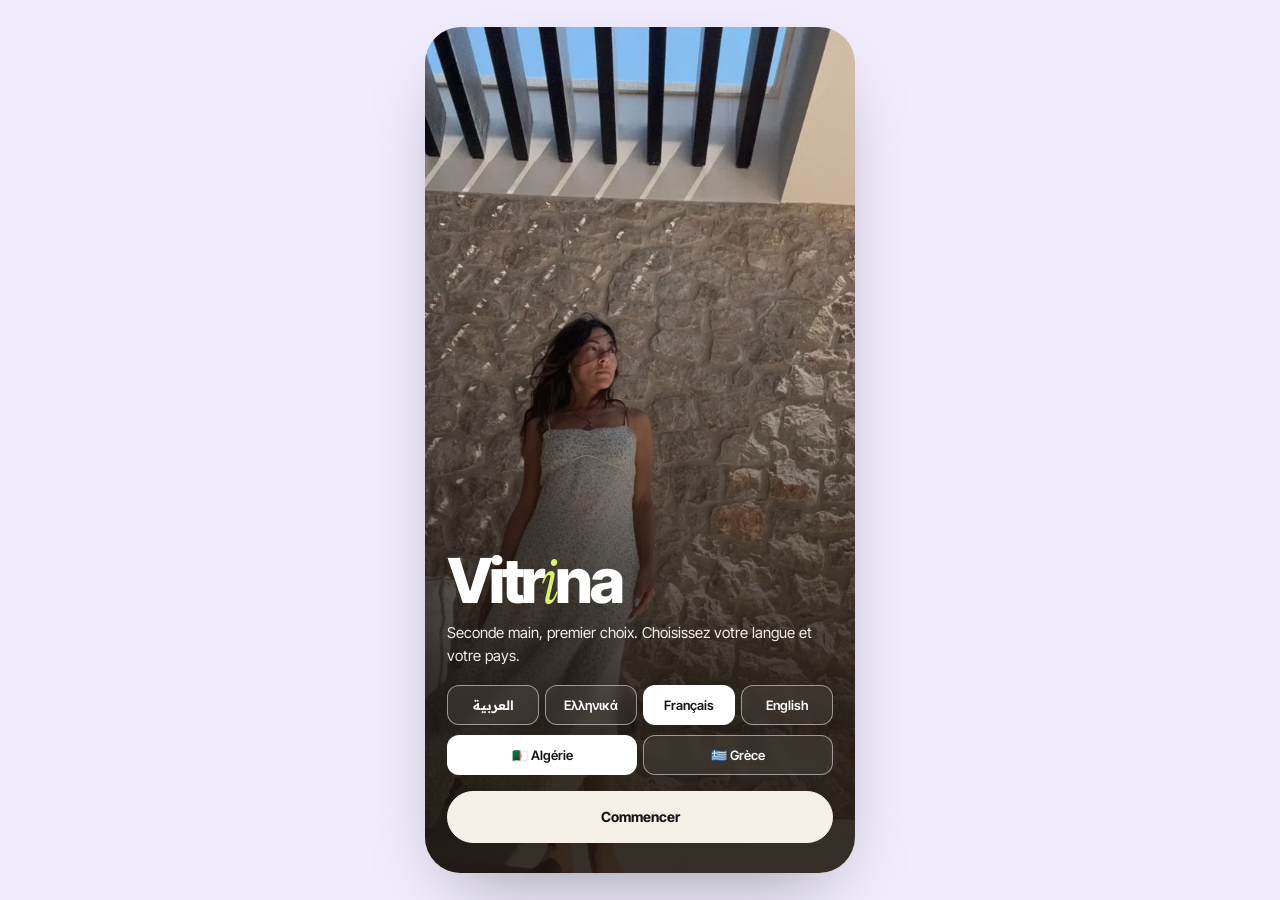
<file: moderne/appli.html>
<!doctype html>
<html lang="fr"><head><meta charset="utf-8"><meta name="viewport" content="width=device-width,initial-scale=1,viewport-fit=cover,user-scalable=no">
<title>Vitrina</title><meta name="robots" content="noindex,nofollow">
<link rel="manifest" href="manifest.webmanifest"><meta name="theme-color" content="#6D3BEB">
<meta name="apple-mobile-web-app-capable" content="yes"><meta name="mobile-web-app-capable" content="yes"><meta name="apple-mobile-web-app-title" content="Vitrina"><meta name="apple-mobile-web-app-status-bar-style" content="default">
<link rel="apple-touch-icon" href="../img/icon-180.png"><link rel="icon" href="../img/favicon.svg">
<link rel="preconnect" href="https://fonts.googleapis.com"><link rel="preconnect" href="https://fonts.gstatic.com" crossorigin>
<link href="https://fonts.googleapis.com/css2?family=Inter+Tight:ital,wght@0,400..800;1,400..800&family=Instrument+Serif:ital@0;1&family=Readex+Pro:wght@300..700&family=EB+Garamond:ital,wght@0,400..600;1,400..600&family=Manrope:wght@400..700&family=IBM+Plex+Sans+Arabic:wght@400;500;600;700&family=Noto+Naskh+Arabic:wght@400..600&display=swap" rel="stylesheet">
<link rel="stylesheet" href="../assets/style.css"><link rel="stylesheet" href="../assets/app.css"><link rel="stylesheet" href="../assets/v2-app.css">
<style>
html,body{height:100%;overflow:hidden;background:var(--paper)}
body:before{display:none}
.solo{position:fixed;inset:0;display:flex;align-items:center;justify-content:center;background:var(--paper2)}
.solo .scr2{width:min(430px,100vw);height:min(932px,100dvh);border-radius:0;padding-top:env(safe-area-inset-top);box-shadow:0 30px 80px -30px rgba(0,0,0,.4)}
@media(min-width:500px){.solo .scr2{border-radius:36px;height:min(880px,94dvh)}}
.solo .tabs{padding-bottom:calc(10px + env(safe-area-inset-bottom))}
.solo .onb .in{padding-bottom:calc(30px + env(safe-area-inset-bottom))}
</style>
</head><body data-base="../">
<div class="solo"><div class="scr2"><div class="view" id="view"></div><div class="tabs" id="tabs"></div></div></div>
<script src="../assets/produits.js"></script><script src="../assets/i18n.js"></script><script src="../assets/app.js"></script>
</body></html>
</file>
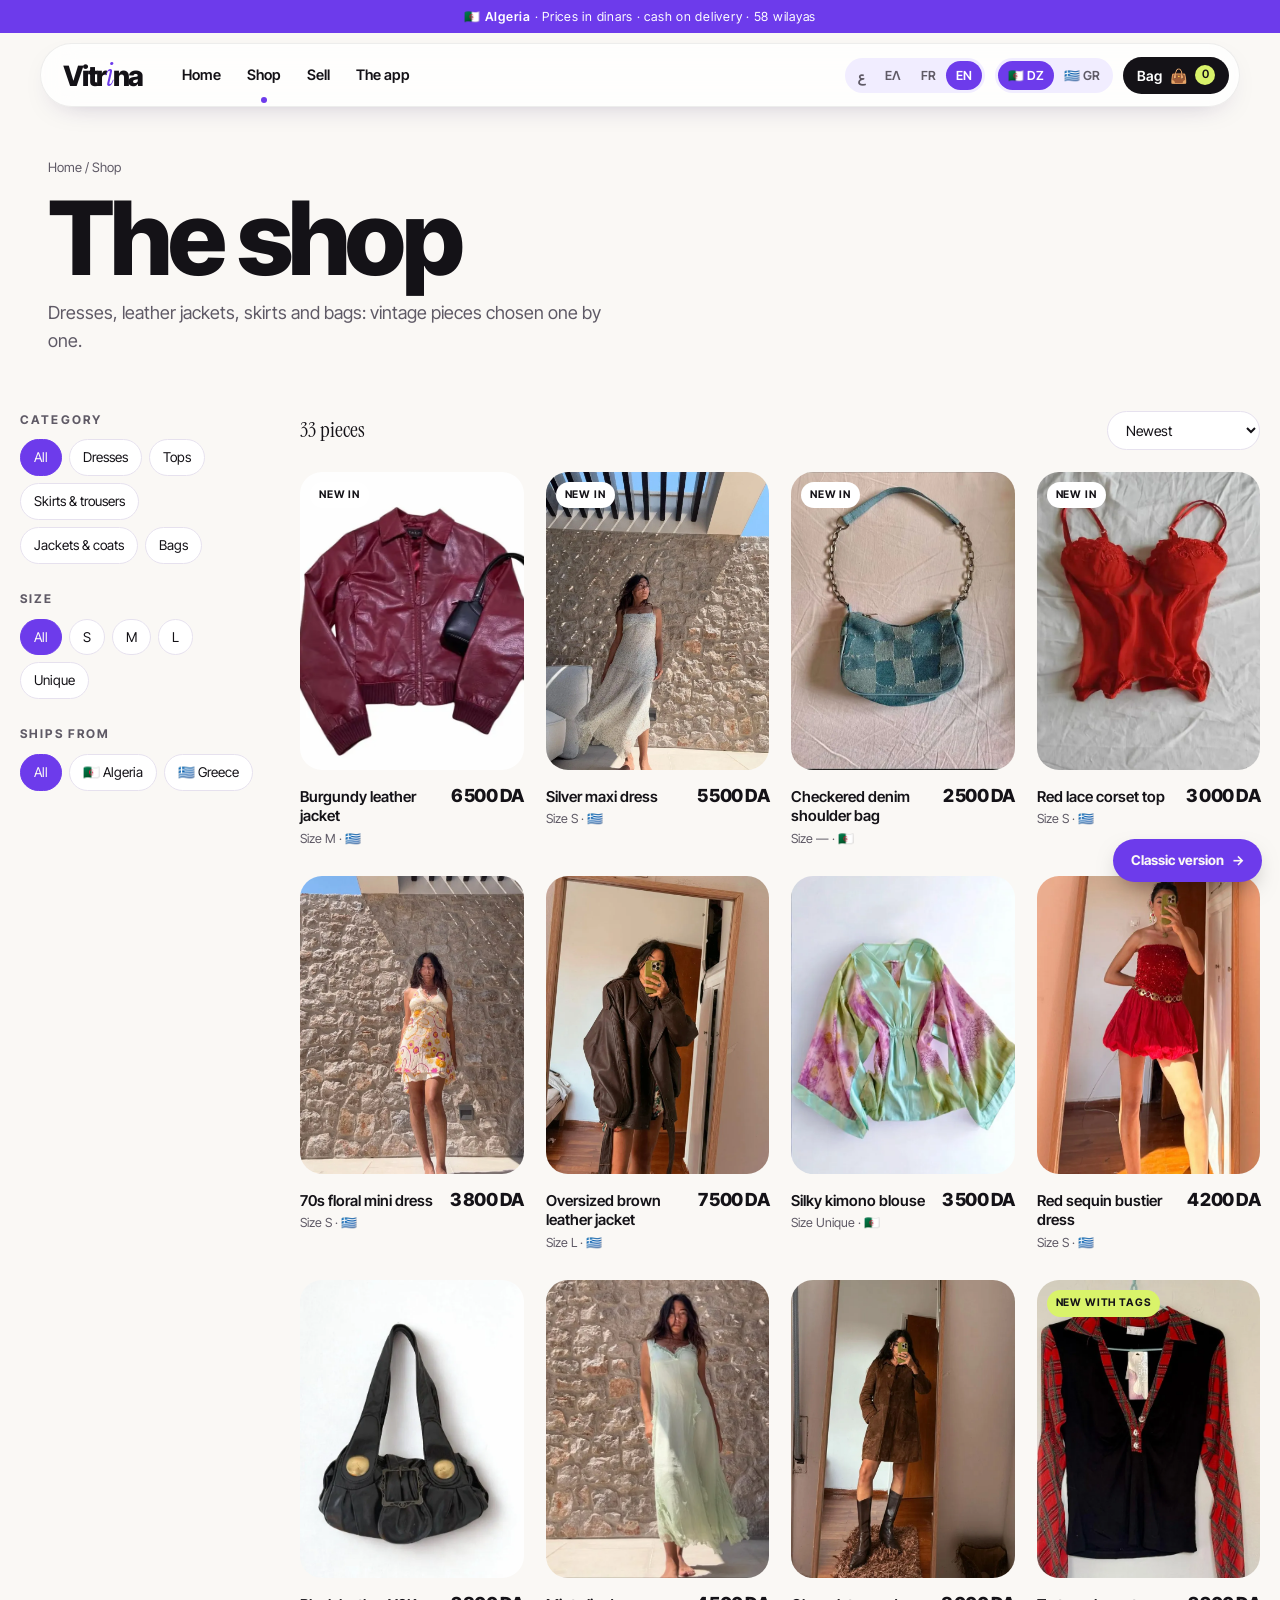
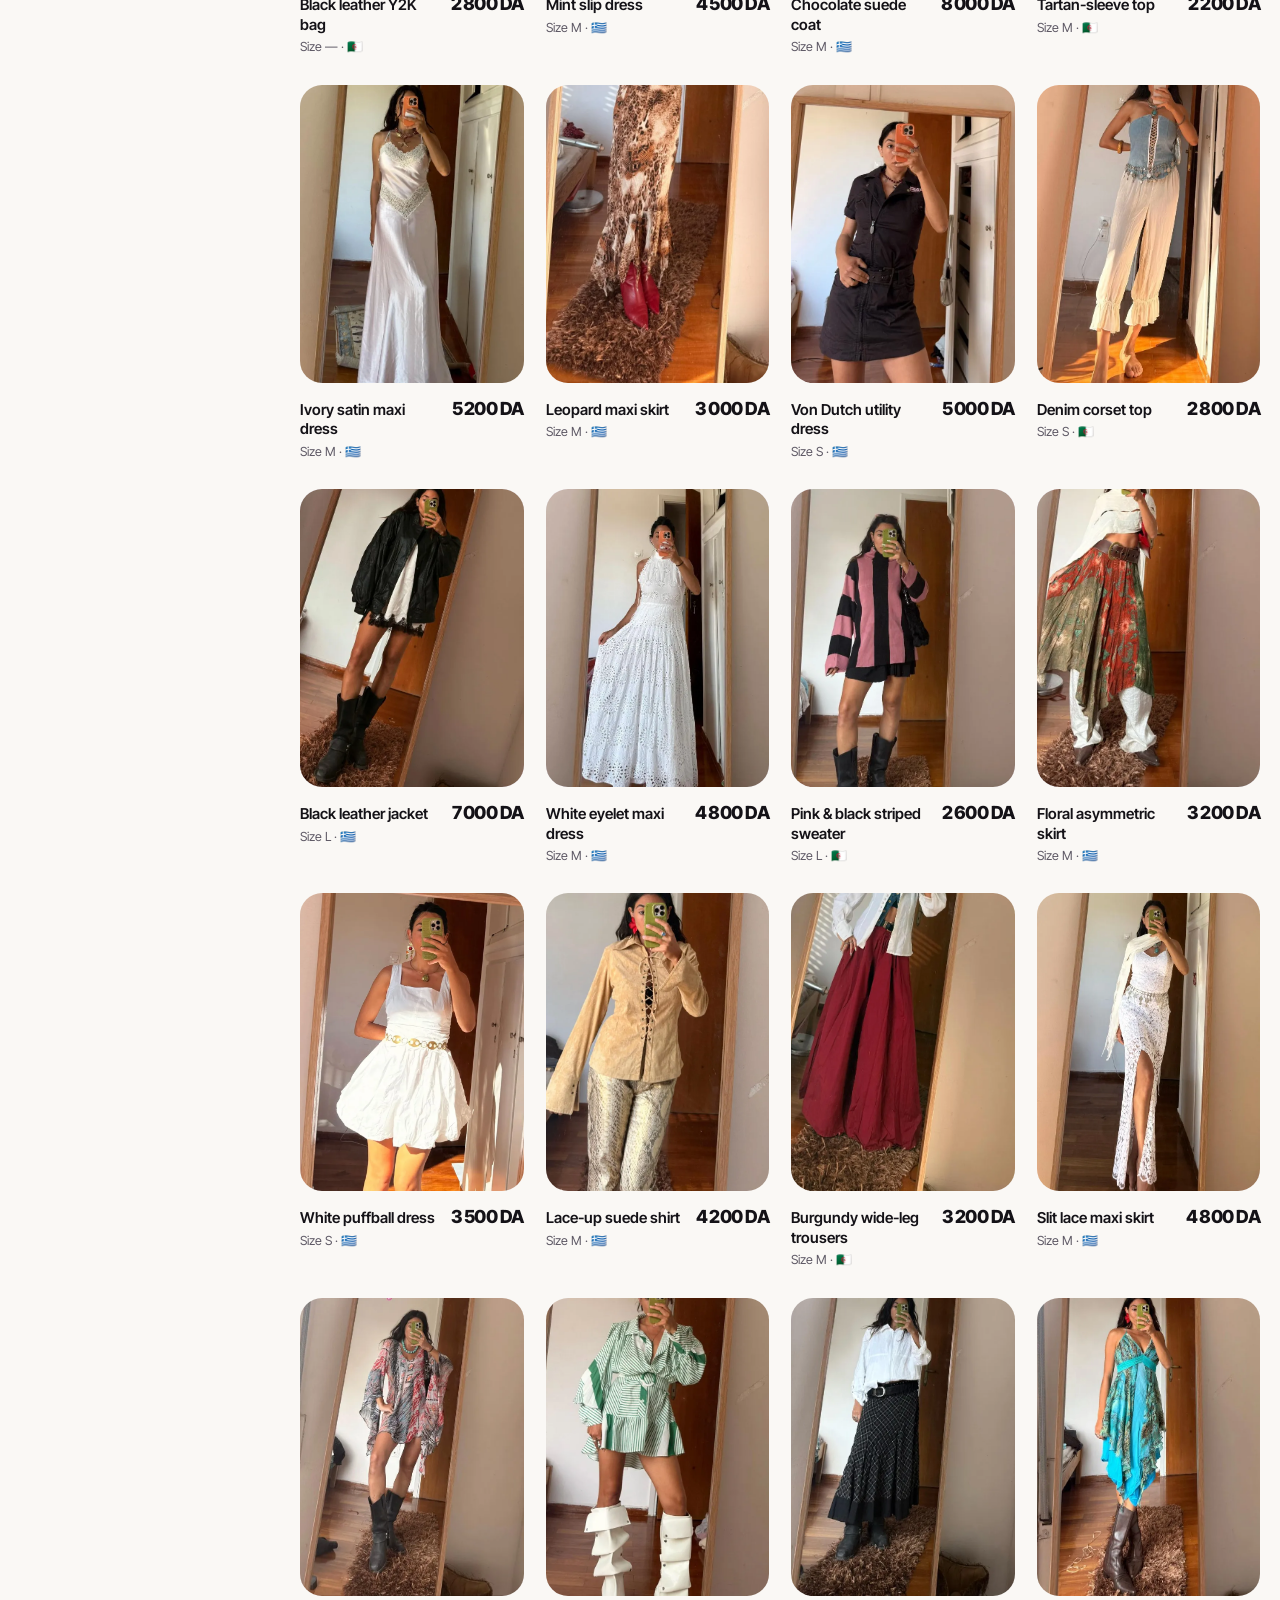
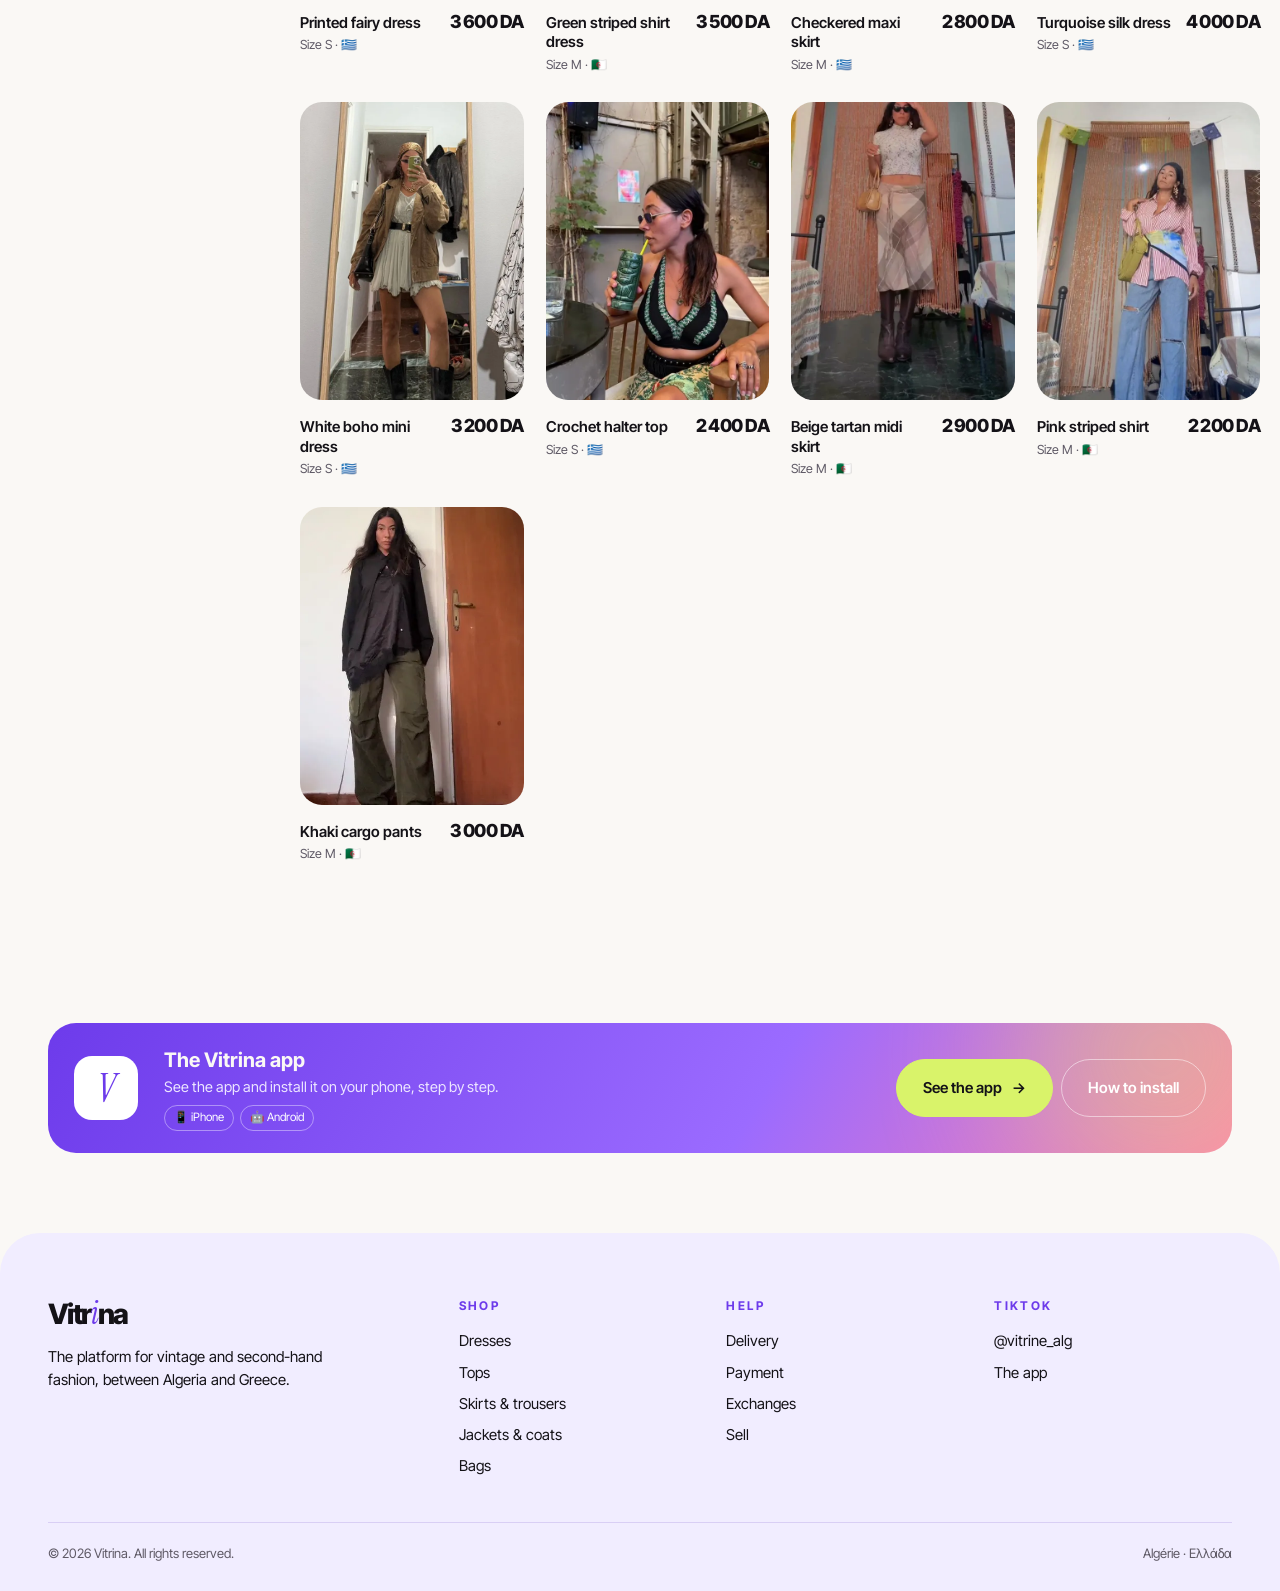
<file: moderne/boutique.html>
<!doctype html>
<html lang="fr"><head><meta charset="utf-8"><meta name="viewport" content="width=device-width,initial-scale=1">
<title>Vitrina</title><meta name="robots" content="noindex,nofollow">
<meta name="description" content="Vitrina — mode vintage et seconde main, Algérie et Grèce.">
<link rel="icon" href="../img/favicon.svg">
<link rel="preconnect" href="https://fonts.googleapis.com"><link rel="preconnect" href="https://fonts.gstatic.com" crossorigin>
<link href="https://fonts.googleapis.com/css2?family=Inter+Tight:ital,wght@0,400..800;1,400..800&family=Instrument+Serif:ital@0;1&family=Readex+Pro:wght@300..700&family=EB+Garamond:ital,wght@0,400..600;1,400..600&family=Manrope:wght@400..700&family=IBM+Plex+Sans+Arabic:wght@400;500;600;700&family=Noto+Naskh+Arabic:wght@400..600&display=swap" rel="stylesheet">
<link rel="stylesheet" href="../assets/style.css"><link rel="stylesheet" href="../assets/v2.css">
</head><body data-page="shop" data-base="../"><div id="hdr"></div>

<div class="phead"><div class="wrap"><div class="crumbs"><a href="index.html" data-i="nav_home"></a> / <span data-i="nav_shop"></span></div><h1 data-i="shop_title"></h1><p class="lead" data-i="shop_sub"></p></div></div>
<div class="wrap shop">
 <aside class="filters">
  <div class="fg"><h4 data-i="f_cat"></h4><div class="chips" id="fcat"></div></div>
  <div class="fg"><h4 data-i="f_size"></h4><div class="chips" id="fsize"></div></div>
  <div class="fg"><h4 data-i="f_from"></h4><div class="chips" id="ffrom"></div></div>
 </aside>
 <div><div class="bar2"><span class="cnt" id="cnt"></span><select class="sel" id="sort" aria-label="sort"></select></div><div class="grid" id="grid" style="grid-template-columns:repeat(auto-fill,minmax(200px,1fr))"></div></div>
</div>
<div id="ftr"></div>
<script src="../assets/produits.js"></script><script src="../assets/i18n.js"></script><script src="../assets/main.js"></script><script src="../assets/v2.js"></script>
</body></html>
</file>
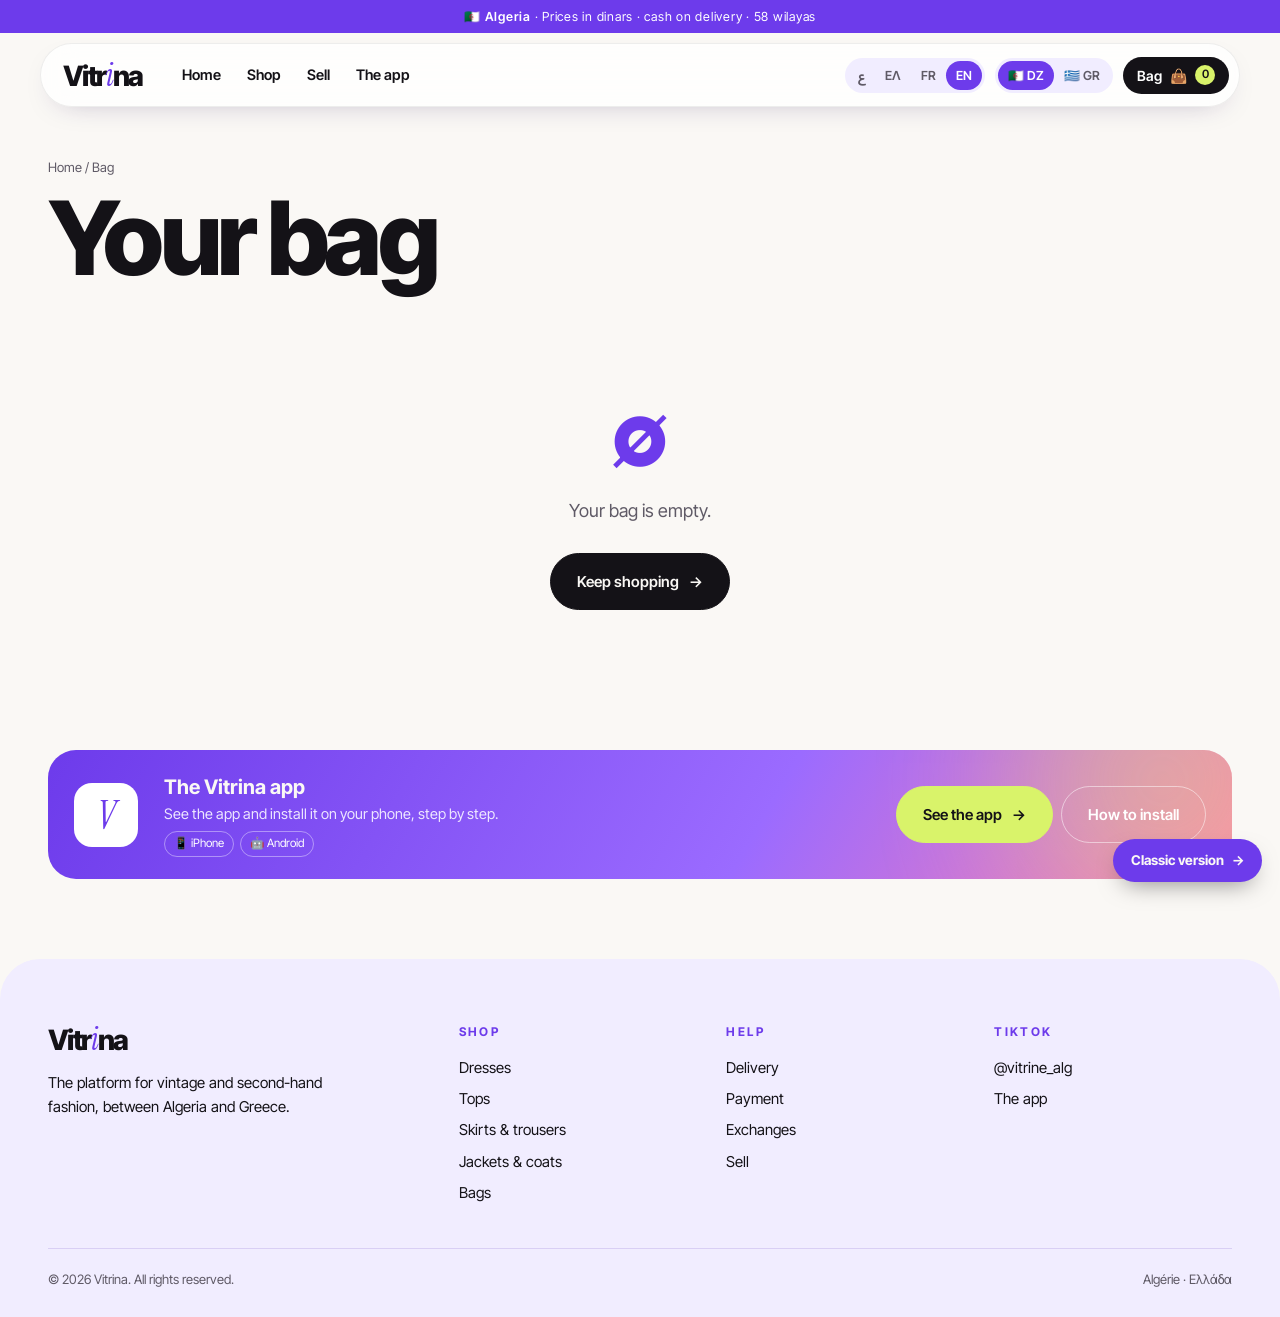
<file: moderne/panier.html>
<!doctype html>
<html lang="fr"><head><meta charset="utf-8"><meta name="viewport" content="width=device-width,initial-scale=1">
<title>Vitrina</title><meta name="robots" content="noindex,nofollow">
<meta name="description" content="Vitrina — mode vintage et seconde main, Algérie et Grèce.">
<link rel="icon" href="../img/favicon.svg">
<link rel="preconnect" href="https://fonts.googleapis.com"><link rel="preconnect" href="https://fonts.gstatic.com" crossorigin>
<link href="https://fonts.googleapis.com/css2?family=Inter+Tight:ital,wght@0,400..800;1,400..800&family=Instrument+Serif:ital@0;1&family=Readex+Pro:wght@300..700&family=EB+Garamond:ital,wght@0,400..600;1,400..600&family=Manrope:wght@400..700&family=IBM+Plex+Sans+Arabic:wght@400;500;600;700&family=Noto+Naskh+Arabic:wght@400..600&display=swap" rel="stylesheet">
<link rel="stylesheet" href="../assets/style.css"><link rel="stylesheet" href="../assets/v2.css">
</head><body data-page="cart" data-base="../"><div id="hdr"></div>

<div class="phead"><div class="wrap"><div class="crumbs"><a href="index.html" data-i="nav_home"></a> / <span data-i="cart"></span></div><h1 data-i="cart_title"></h1></div></div>
<div class="wrap" id="cartbox"></div>
<div id="ftr"></div>
<script src="../assets/produits.js"></script><script src="../assets/i18n.js"></script><script src="../assets/main.js"></script><script src="../assets/v2.js"></script>
</body></html>
</file>
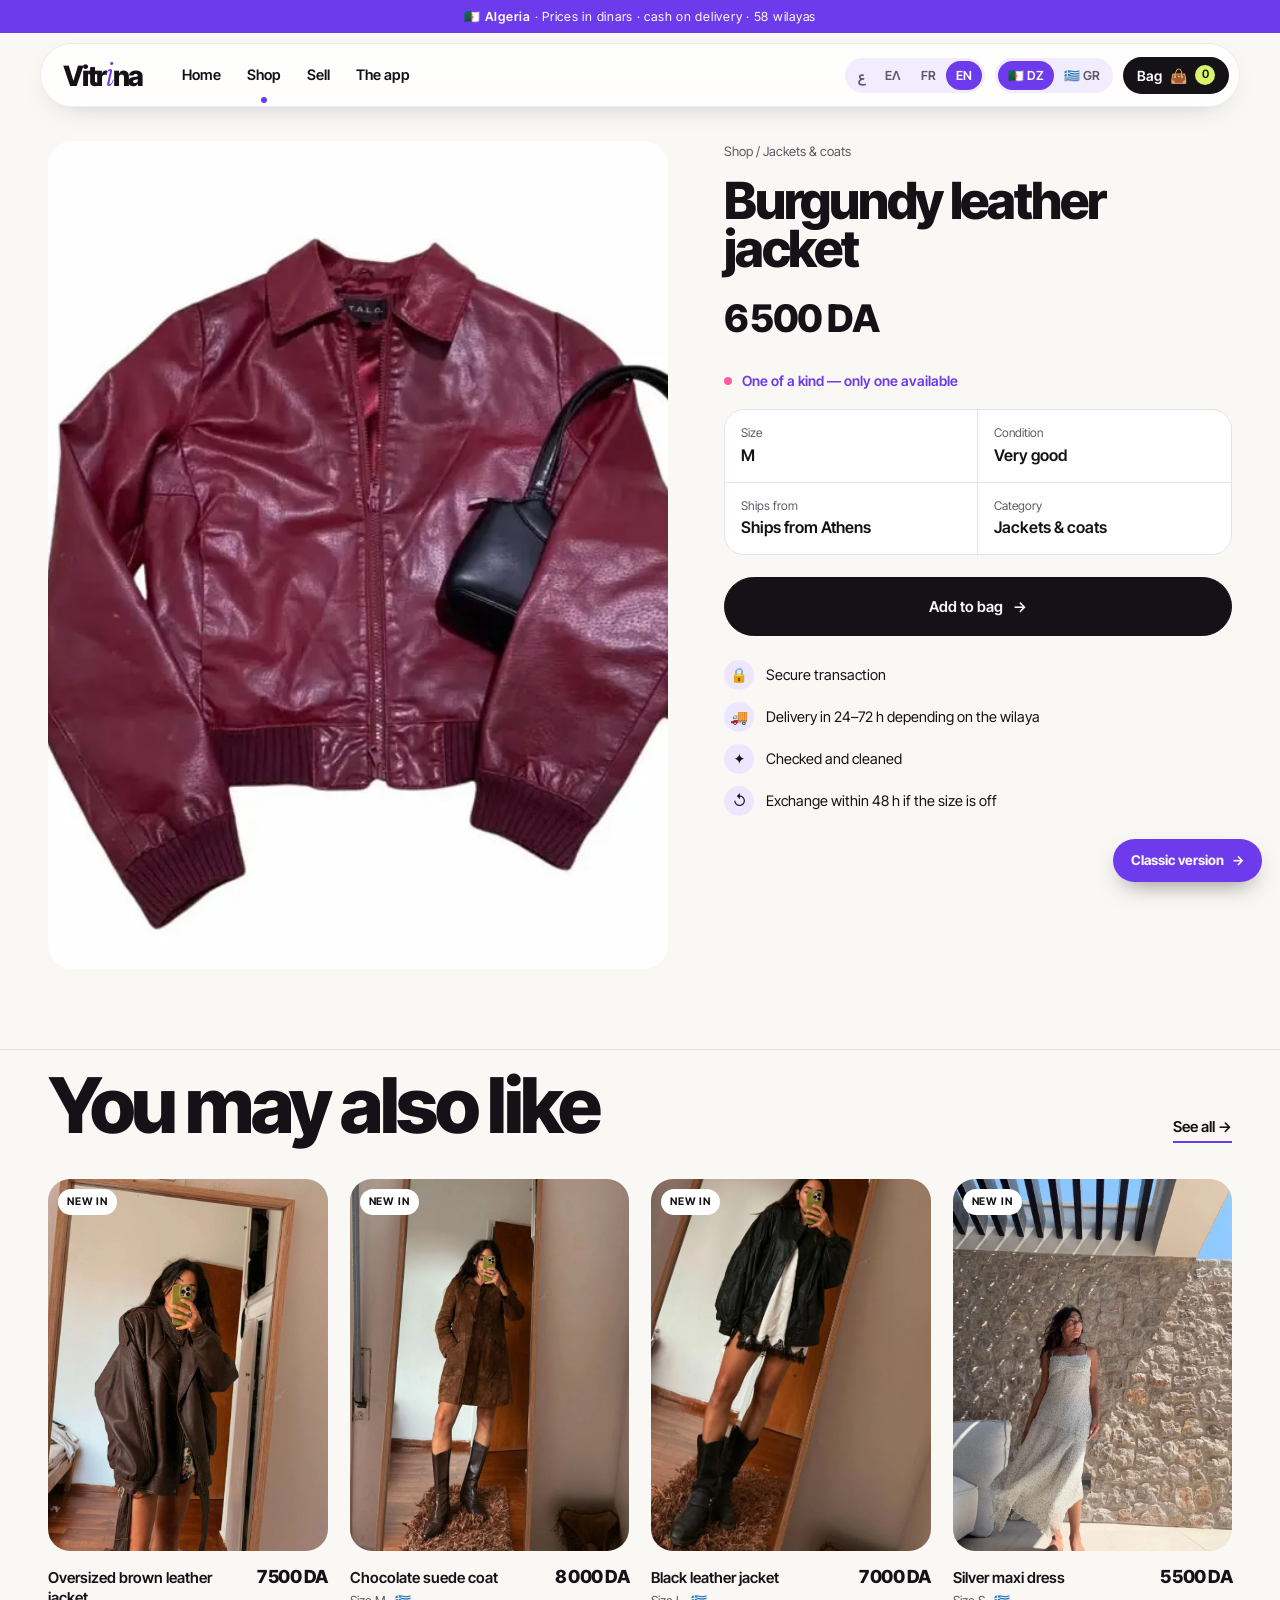
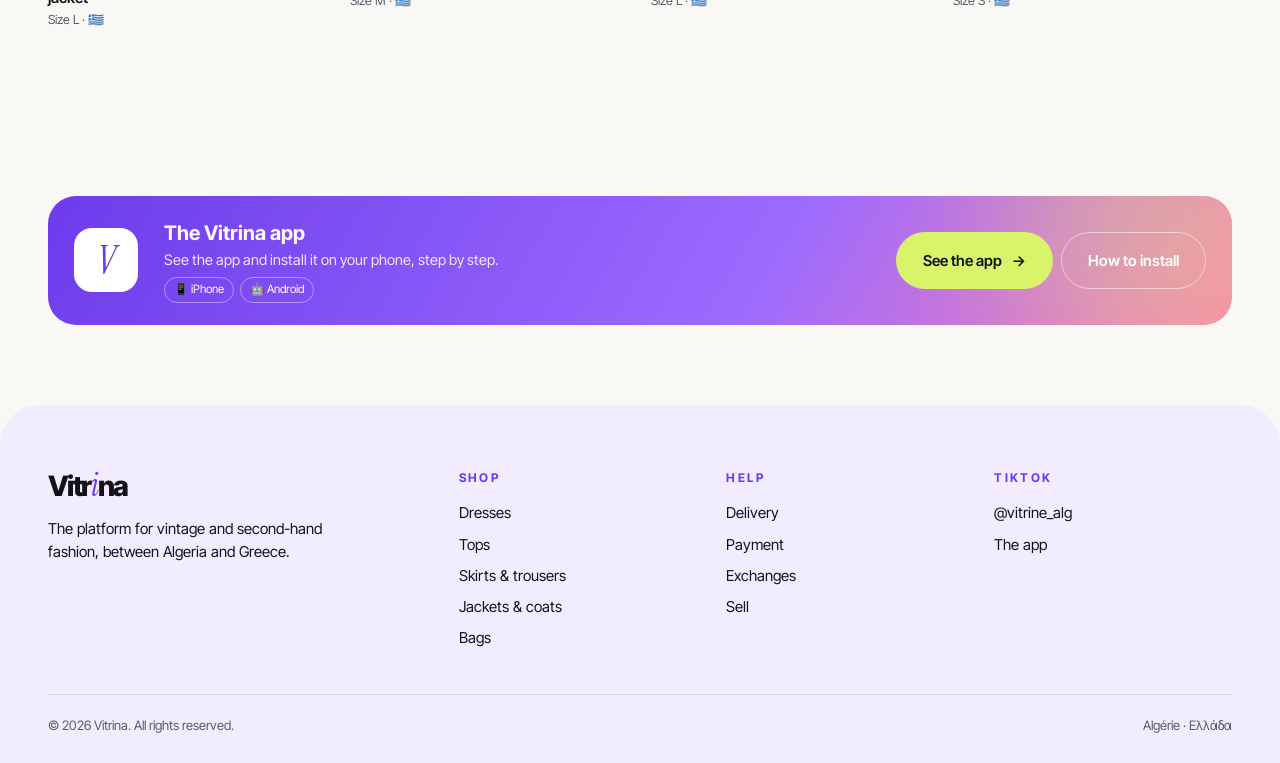
<file: moderne/produit.html>
<!doctype html>
<html lang="fr"><head><meta charset="utf-8"><meta name="viewport" content="width=device-width,initial-scale=1">
<title>Vitrina</title><meta name="robots" content="noindex,nofollow">
<meta name="description" content="Vitrina — mode vintage et seconde main, Algérie et Grèce.">
<link rel="icon" href="../img/favicon.svg">
<link rel="preconnect" href="https://fonts.googleapis.com"><link rel="preconnect" href="https://fonts.gstatic.com" crossorigin>
<link href="https://fonts.googleapis.com/css2?family=Inter+Tight:ital,wght@0,400..800;1,400..800&family=Instrument+Serif:ital@0;1&family=Readex+Pro:wght@300..700&family=EB+Garamond:ital,wght@0,400..600;1,400..600&family=Manrope:wght@400..700&family=IBM+Plex+Sans+Arabic:wght@400;500;600;700&family=Noto+Naskh+Arabic:wght@400..600&display=swap" rel="stylesheet">
<link rel="stylesheet" href="../assets/style.css"><link rel="stylesheet" href="../assets/v2.css">
</head><body data-page="product" data-base="../"><div id="hdr"></div>

<div class="wrap"><div class="pp" id="pp"></div></div>
<section class="s" style="padding-top:20px;border-top:1px solid var(--line)"><div class="wrap"><div class="shead"><h2 data-i="similar"></h2><a class="link" href="boutique.html"><span data-i="see_all"></span> →</a></div><div class="grid" id="sim"></div></div></section>
<div id="ftr"></div>
<script src="../assets/produits.js"></script><script src="../assets/i18n.js"></script><script src="../assets/main.js"></script><script src="../assets/v2.js"></script>
</body></html>
</file>
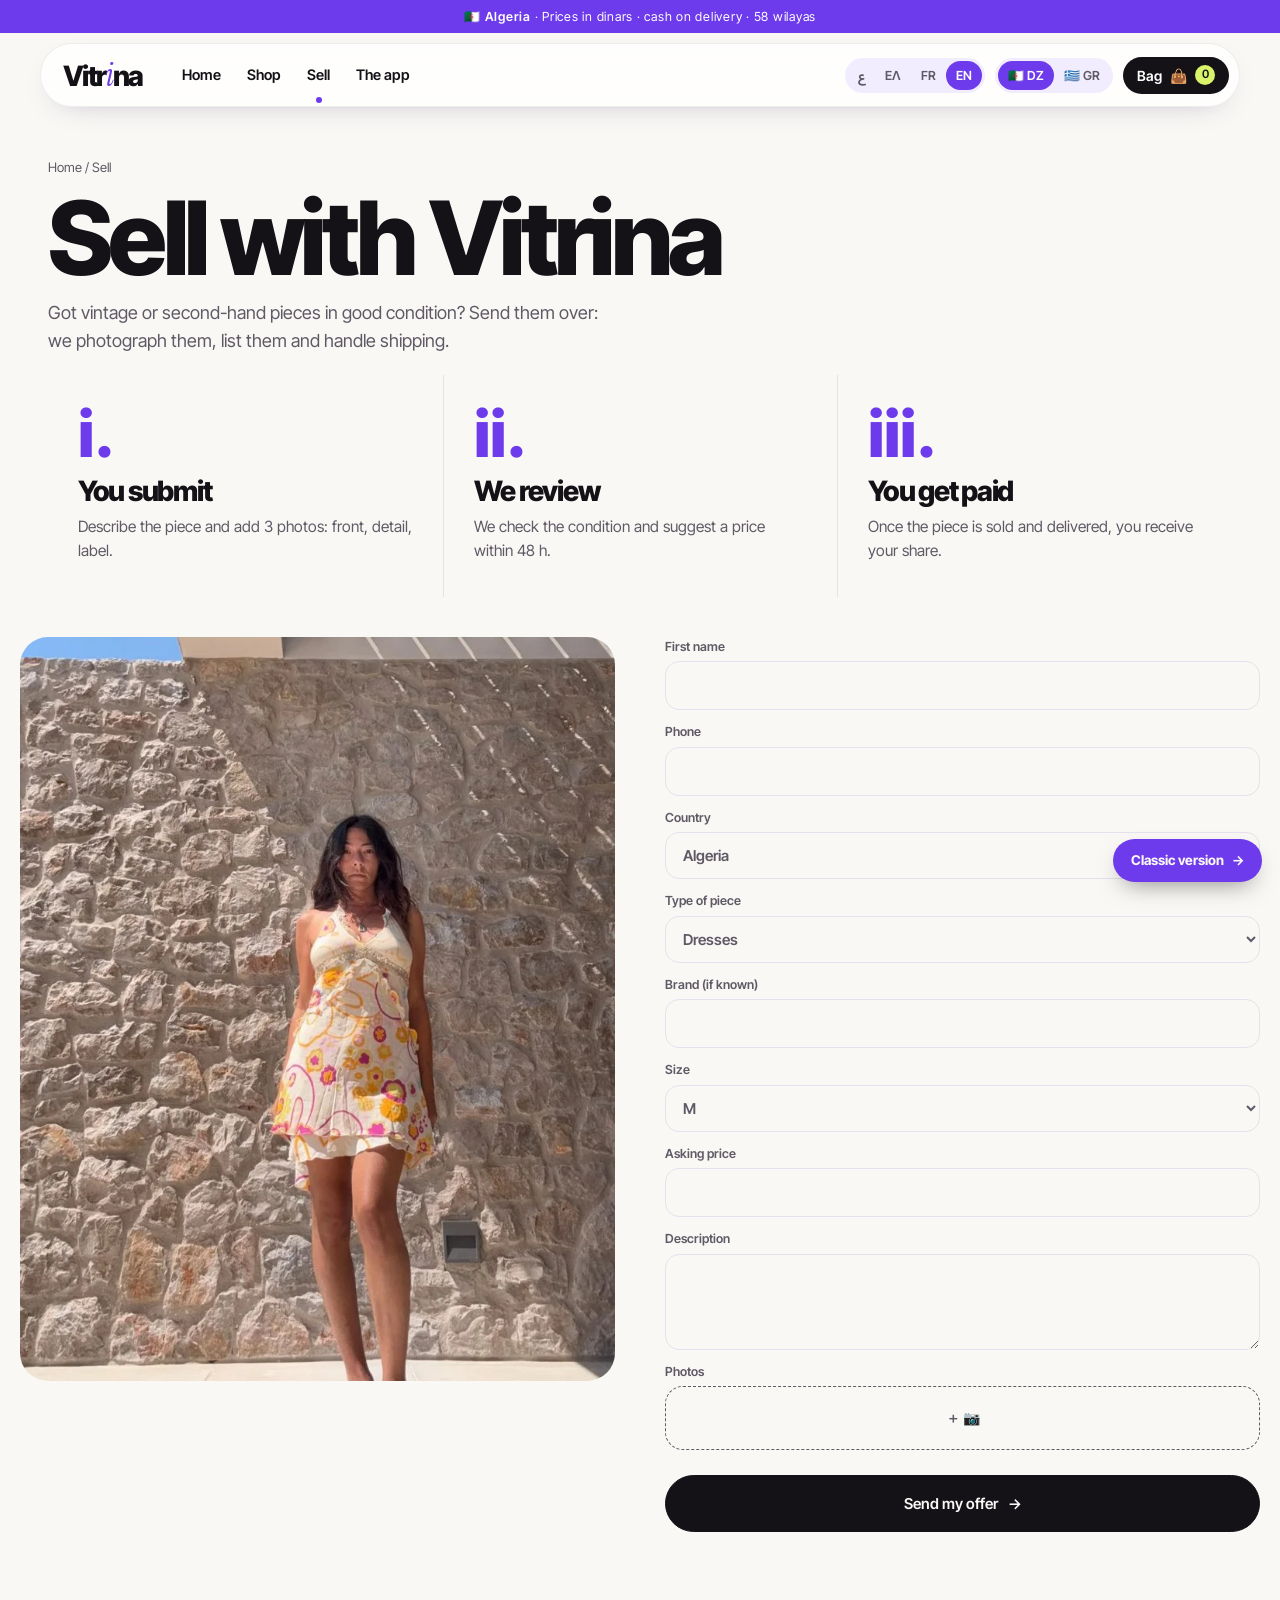
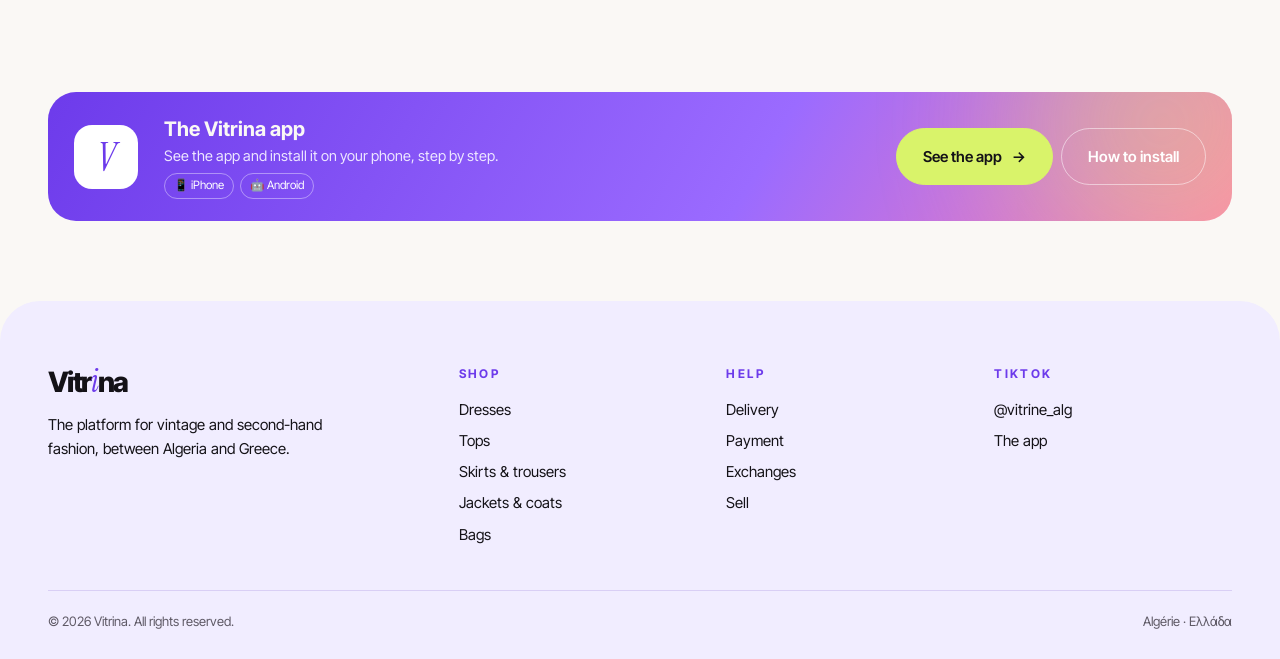
<file: moderne/vendre.html>
<!doctype html>
<html lang="fr"><head><meta charset="utf-8"><meta name="viewport" content="width=device-width,initial-scale=1">
<title>Vitrina</title><meta name="robots" content="noindex,nofollow">
<meta name="description" content="Vitrina — mode vintage et seconde main, Algérie et Grèce.">
<link rel="icon" href="../img/favicon.svg">
<link rel="preconnect" href="https://fonts.googleapis.com"><link rel="preconnect" href="https://fonts.gstatic.com" crossorigin>
<link href="https://fonts.googleapis.com/css2?family=Inter+Tight:ital,wght@0,400..800;1,400..800&family=Instrument+Serif:ital@0;1&family=Readex+Pro:wght@300..700&family=EB+Garamond:ital,wght@0,400..600;1,400..600&family=Manrope:wght@400..700&family=IBM+Plex+Sans+Arabic:wght@400;500;600;700&family=Noto+Naskh+Arabic:wght@400..600&display=swap" rel="stylesheet">
<link rel="stylesheet" href="../assets/style.css"><link rel="stylesheet" href="../assets/v2.css">
</head><body data-page="sell" data-base="../"><div id="hdr"></div>

<div class="phead"><div class="wrap"><div class="crumbs"><a href="index.html" data-i="nav_home"></a> / <span data-i="nav_sell"></span></div><h1 data-i="sell_page_t"></h1><p class="lead" data-i="sell_page_sub"></p></div></div>
<section class="how" style="border-top:0"><div class="wrap"><div class="steps">
  <div class="step"><div class="no">i.</div><h3 data-i="s1_t"></h3><p data-i="s1_d"></p></div>
  <div class="step"><div class="no">ii.</div><h3 data-i="s2_t"></h3><p data-i="s2_d"></p></div>
  <div class="step"><div class="no">iii.</div><h3 data-i="s3_t"></h3><p data-i="s3_d"></p></div>
</div></div></section>
<div class="wrap sell">
 <div class="im rv"><img src="../img/e/mur-fleurs.webp" alt="" loading="lazy"></div>
 <form class="form" id="sellf" style="margin:0">
  <label><span data-i="f_first"></span><input required></label>
  <label><span data-i="f_phone"></span><input required type="tel"></label>
  <label><span data-i="country"></span><select><option data-i="dz"></option><option data-i="gr"></option></select></label>
  <label><span data-i="f_type"></span><select id="ftype"></select></label>
  <label><span data-i="f_brand"></span><input></label>
  <label><span data-i="size"></span><select><option>XS</option><option>S</option><option selected>M</option><option>L</option><option>XL</option><option>Unique</option></select></label>
  <label><span data-i="f_price"></span><input inputmode="numeric"></label>
  <label><span data-i="f_desc"></span><textarea rows="3"></textarea></label>
  <label><span data-i="f_photos"></span><div class="drop" id="drop">＋ 📷</div><input type="file" id="files" accept="image/*" multiple hidden><div class="prev" id="prev"></div></label>
  <button class="btn" style="justify-content:center"><span data-i="send"></span> <span class="arrow">→</span></button>
 </form>
</div>
<div id="ftr"></div>
<script src="../assets/produits.js"></script><script src="../assets/i18n.js"></script><script src="../assets/main.js"></script><script src="../assets/v2.js"></script>
</body></html>
</file>
<file: assets/style.css>
:root{
  --paper:#F6F1E7; --paper2:#EFE7D8; --card:#FBF8F2; --ink:#221C17; --ink2:#5B5148; --line:#D8CCB8;
  --olive:#4C5B33; --olive2:#6E7F4E; --bord:#7B2333; --bord2:#9C3446; --blush:#EAD2C8; --tape:rgba(232,220,196,.82);
  --serif:"EB Garamond", "Noto Naskh Arabic", Georgia, serif;
  --sans:"Manrope", "IBM Plex Sans Arabic", system-ui, sans-serif;
  --r:4px;
}
*{box-sizing:border-box;margin:0;padding:0}
html{scroll-behavior:smooth}
body{background:var(--paper);color:var(--ink);font-family:var(--sans);font-size:16px;line-height:1.55;-webkit-font-smoothing:antialiased;overflow-x:hidden}
html[lang=ar] body{--serif:"Noto Naskh Arabic","EB Garamond",serif;--sans:"IBM Plex Sans Arabic","Manrope",sans-serif;font-size:17px}
img{display:block;max-width:100%;-webkit-user-drag:none;user-select:none}
a{color:inherit;text-decoration:none}
button,input,select,textarea{font:inherit;color:inherit}
.wrap{max-width:1240px;margin:0 auto;padding:0 28px}
@media(max-width:640px){.wrap{padding:0 16px}}

/* grain */
body:before{content:"";position:fixed;inset:0;pointer-events:none;z-index:100;opacity:.35;mix-blend-mode:multiply;
background-image:url("data:image/svg+xml,%3Csvg xmlns='http://www.w3.org/2000/svg' width='140' height='140'%3E%3Cfilter id='n'%3E%3CfeTurbulence type='fractalNoise' baseFrequency='.9' numOctaves='2' stitchTiles='stitch'/%3E%3CfeColorMatrix values='0 0 0 0 .45 0 0 0 0 .38 0 0 0 0 .3 0 0 0 .09 0'/%3E%3C/filter%3E%3Crect width='100%25' height='100%25' filter='url(%23n)'/%3E%3C/svg%3E")}

/* ---------- top bar ---------- */
.ribbon{background:var(--olive);color:#F3EEDF;font-size:12.5px;letter-spacing:.06em;text-align:center;padding:7px 12px}
.ribbon b{font-weight:600}
header.top{position:sticky;top:0;z-index:50;background:rgba(246,241,231,.94);backdrop-filter:blur(10px);border-bottom:1px solid var(--line)}
.top .wrap{display:flex;align-items:center;gap:22px;height:72px}
.logo{display:flex;flex-direction:column;line-height:1}
.logo .w{font-family:"EB Garamond",serif;font-style:italic;font-size:34px;letter-spacing:-.01em;color:var(--ink)}
.logo .w i{color:var(--bord);font-style:italic}
.logo .s{font-size:9.5px;letter-spacing:.32em;text-transform:uppercase;color:var(--ink2);margin-top:3px;font-family:"Manrope",sans-serif}
nav.main{display:flex;gap:26px;margin-inline-start:18px}
nav.main a{font-size:14.5px;font-weight:500;position:relative;padding:4px 0}
nav.main a.on:after,nav.main a:hover:after{content:"";position:absolute;left:0;right:0;bottom:-2px;height:1.5px;background:var(--bord)}
.tools{margin-inline-start:auto;display:flex;align-items:center;gap:10px}
.seg{display:flex;border:1px solid var(--line);border-radius:99px;padding:3px;background:var(--card)}
.seg button{border:0;background:none;padding:5px 10px;border-radius:99px;font-size:12.5px;font-weight:600;cursor:pointer;color:var(--ink2);white-space:nowrap}
.seg button.on{background:var(--ink);color:var(--paper)}
.cartbtn{position:relative;display:flex;align-items:center;gap:8px;border:1px solid var(--ink);border-radius:99px;padding:8px 14px;font-size:14px;font-weight:600}
.cartbtn .n{background:var(--bord);color:#fff;min-width:20px;height:20px;border-radius:99px;font-size:11.5px;display:grid;place-items:center;padding:0 5px}
.burger{display:none;background:none;border:0;width:40px;height:40px;cursor:pointer}
.burger span{display:block;height:1.5px;background:var(--ink);margin:6px 8px}
@media(max-width:980px){
  nav.main{display:none;position:absolute;top:72px;left:0;right:0;background:var(--paper);flex-direction:column;gap:0;margin:0;border-bottom:1px solid var(--line)}
  nav.main.open{display:flex}
  nav.main a{padding:14px 28px;border-top:1px solid var(--line)}
  nav.main a:after{display:none}
  .burger{display:block}
  .tools .seg.lang{display:none}
}
@media(max-width:640px){
  .top .wrap{gap:8px;height:64px}
  nav.main{top:64px}
  .logo .w{font-size:28px}
  .logo .s{display:none}
  .cartbtn .lbl{display:none}
  .cartbtn{padding:7px 10px}
  .seg button{padding:5px 8px}
}
.langbar{display:none}
@media(max-width:980px){.langbar{display:flex;justify-content:center;gap:6px;padding:10px;border-bottom:1px solid var(--line);background:var(--paper2)}}

/* ---------- type ---------- */
.kicker{font-size:12px;letter-spacing:.24em;text-transform:uppercase;color:var(--olive);font-weight:700}
html[lang=ar] .kicker{letter-spacing:0;font-size:14px}
h1,h2,h3{font-family:var(--serif);font-weight:500;letter-spacing:-.015em;line-height:1.05}
h2{font-size:clamp(34px,4.6vw,56px)}
h2 em,h1 em{font-style:italic;color:var(--bord)}
.lead{color:var(--ink2);font-size:17.5px;max-width:56ch}
.btn{display:inline-flex;align-items:center;gap:10px;background:var(--ink);color:var(--paper);border:1px solid var(--ink);padding:14px 24px;border-radius:99px;font-weight:600;font-size:15px;cursor:pointer;transition:.25s}
.btn:hover{background:var(--bord);border-color:var(--bord)}
.btn.ghost{background:transparent;color:var(--ink)}
.btn.ghost:hover{background:var(--ink);color:var(--paper)}
.btn.olive{background:var(--olive);border-color:var(--olive)}
.arrow{display:inline-block;transition:.25s}
html[dir=rtl] .arrow{transform:scaleX(-1)}
.btn:hover .arrow{translate:4px 0}
html[dir=rtl] .btn:hover .arrow{translate:-4px 0}

/* ---------- hero ---------- */
.hero{padding:56px 0 40px;position:relative}
.hero .wrap{display:grid;grid-template-columns:1.05fr 1fr;gap:40px;align-items:center}
.hero h1{font-size:clamp(52px,7.4vw,104px);margin:18px 0 22px}
.hero h1 .l2{display:block;font-style:italic;color:var(--bord);padding-inline-start:.6em}
.hero .lead{margin-bottom:30px}
.hero .ctas{display:flex;gap:12px;flex-wrap:wrap}
.stats{display:flex;gap:34px;margin-top:44px;padding-top:24px;border-top:1px solid var(--line)}
.stats b{font-family:var(--serif);font-size:38px;font-weight:500;display:block;line-height:1}
.stats span{font-size:13px;color:var(--ink2)}
.collage{position:relative;height:620px}
.ph{position:absolute;background:#fff;padding:10px 10px 38px;box-shadow:0 18px 40px -18px rgba(60,40,20,.45);transition:transform .6s cubic-bezier(.2,.7,.2,1)}
.ph img{width:100%;height:100%;object-fit:cover}
.ph .cap{position:absolute;bottom:9px;left:12px;right:12px;font-family:"EB Garamond",serif;font-style:italic;font-size:17px;color:var(--ink2)}
.ph:before{content:"";position:absolute;top:-12px;left:50%;width:92px;height:26px;margin-left:-46px;background:var(--tape);transform:rotate(-3deg);box-shadow:0 1px 2px rgba(0,0,0,.08)}
.ph.a{width:56%;height:78%;left:4%;top:4%;transform:rotate(-4deg);z-index:2}
.ph.b{width:46%;height:60%;right:0;top:0;transform:rotate(5deg)}
.ph.c{width:44%;height:52%;right:8%;bottom:0;transform:rotate(-2deg);z-index:3}
.collage:hover .ph.a{transform:rotate(-6deg) translateY(-6px)}
.collage:hover .ph.b{transform:rotate(7deg) translateX(6px)}
.stamp{position:absolute;left:46%;bottom:6%;z-index:4;width:118px;height:118px;border-radius:50%;background:var(--bord);color:#F6EADF;display:grid;place-items:center;text-align:center;font-family:"EB Garamond",serif;font-style:italic;font-size:17px;line-height:1.1;transform:rotate(-12deg);animation:spin 18s linear infinite}
@keyframes spin{to{transform:rotate(348deg)}}
@media(max-width:900px){
  .hero .wrap{grid-template-columns:1fr}
  .collage{height:440px;order:-1}
  .stats{gap:20px}
  .stats b{font-size:30px}
}
@media(max-width:520px){.collage{height:360px}.stamp{width:90px;height:90px;font-size:14px}}

/* marquee */
.marquee{border-block:1px solid var(--ink);overflow:hidden;background:var(--paper2);direction:ltr}
.marquee .t{display:flex;gap:46px;white-space:nowrap;padding:14px 0;animation:mq 34s linear infinite;width:max-content;font-family:"EB Garamond",serif;font-size:24px;font-style:italic}
.marquee .t span:nth-child(even){color:var(--bord)}
@keyframes mq{to{transform:translateX(-50%)}}

/* sections */
section.s{padding:84px 0}
.shead{display:flex;align-items:end;justify-content:space-between;gap:20px;margin-bottom:36px;flex-wrap:wrap}
.shead .kicker{margin-bottom:10px}
.link{font-weight:600;border-bottom:1.5px solid var(--ink);padding-bottom:2px;font-size:15px}
.link:hover{color:var(--bord);border-color:var(--bord)}

/* products */
.grid{display:grid;grid-template-columns:repeat(4,1fr);gap:28px 22px}
@media(max-width:1000px){.grid{grid-template-columns:repeat(3,1fr)}}
@media(max-width:700px){.grid{grid-template-columns:repeat(2,1fr);gap:22px 12px}.pc .meta{flex-direction:column;gap:2px}.pc .pr{font-size:18px}.pc h3{font-size:14px}}
.pc{display:block;position:relative}
.pc .im{aspect-ratio:3/4;overflow:hidden;background:var(--paper2);border-radius:var(--r);position:relative}
.pc .im img{width:100%;height:100%;object-fit:cover;transition:transform .8s cubic-bezier(.2,.7,.2,1)}
.pc:hover .im img{transform:scale(1.045)}
.pc .tag{position:absolute;top:10px;inset-inline-start:10px;background:var(--card);font-size:11px;font-weight:700;letter-spacing:.08em;text-transform:uppercase;padding:5px 9px;border-radius:99px}
html[lang=ar] .pc .tag{letter-spacing:0}
.pc .tag.n{background:var(--olive);color:#fff}
.pc .quick{position:absolute;bottom:10px;inset-inline-end:10px;width:40px;height:40px;border-radius:50%;background:var(--ink);color:#fff;border:0;display:grid;place-items:center;font-size:20px;cursor:pointer;opacity:0;transform:translateY(8px);transition:.3s}
.pc:hover .quick{opacity:1;transform:none}
@media(hover:none){.pc .quick{opacity:1;transform:none}}
.pc .quick.ok{background:var(--olive)}
.pc .meta{display:flex;justify-content:space-between;gap:10px;margin-top:12px;align-items:baseline}
.pc h3{font-family:var(--sans);font-weight:500;font-size:15px;line-height:1.3;letter-spacing:0}
.pc .sz{font-size:12.5px;color:var(--ink2);margin-top:3px}
.pc .pr{font-family:var(--serif);font-size:20px;white-space:nowrap;font-weight:500}
.pc.sold .im:after{content:attr(data-sold);position:absolute;inset:0;background:rgba(246,241,231,.6);display:grid;place-items:center;font-family:var(--serif);font-size:26px;font-style:italic}

/* categories */
.cats{display:grid;grid-template-columns:repeat(5,1fr);gap:14px}
.cat{position:relative;aspect-ratio:3/4.2;overflow:hidden;border-radius:var(--r);display:block}
.cat img{width:100%;height:100%;object-fit:cover;transition:transform .8s}
.cat:hover img{transform:scale(1.06)}
.cat:after{content:"";position:absolute;inset:0;background:linear-gradient(180deg,transparent 45%,rgba(25,18,12,.68))}
.cat span{position:absolute;bottom:16px;left:16px;right:16px;z-index:2;color:#fff;font-family:var(--serif);font-size:25px;line-height:1.05}
.cat small{display:block;font-family:var(--sans);font-size:12px;opacity:.85;margin-top:4px}
@media(max-width:900px){.cats{grid-template-columns:repeat(3,1fr)}}
@media(max-width:560px){.cats{grid-template-columns:repeat(2,1fr)}.cat span{font-size:21px}}

/* how */
.how{background:var(--card);border-block:1px solid var(--line)}
.steps{display:grid;grid-template-columns:repeat(3,1fr);gap:0}
.step{padding:30px 30px 34px;border-inline-start:1px solid var(--line)}
.step:first-child{border:0}
.step .no{font-family:"EB Garamond",serif;font-style:italic;font-size:64px;color:var(--bord);line-height:.9}
.step h3{font-size:28px;margin:16px 0 10px}
.step p{color:var(--ink2);font-size:15.5px}
@media(max-width:800px){.steps{grid-template-columns:1fr}.step{border:0;border-top:1px solid var(--line);padding:26px 0}.step:first-child{border:0}}

/* two shores */
.shores{display:grid;grid-template-columns:1fr 1fr;gap:20px;margin-top:40px}
.shore{border:1px solid var(--ink);border-radius:var(--r);padding:30px;display:flex;flex-direction:column;gap:12px;position:relative;overflow:hidden;background:var(--card);cursor:pointer;transition:.3s;text-align:start}
.shore:hover{transform:translateY(-3px);box-shadow:0 14px 30px -16px rgba(60,40,20,.4)}
.shore .fl{font-size:44px;line-height:1}
.shore h3{font-size:40px}
.shore p{color:var(--ink2)}
.shore.on{background:var(--ink);color:var(--paper)}
.shore.on p{color:#CFC5B5}
.shore .pick{margin-top:auto;font-weight:700;font-size:14px}
@media(max-width:700px){.shores{grid-template-columns:1fr}.shore h3{font-size:32px}}

/* editorial band */
.band{display:grid;grid-template-columns:1fr 1fr;min-height:560px;background:var(--olive);color:#F3EEDF}
.band .im{position:relative;overflow:hidden}
.band .im img{width:100%;height:100%;object-fit:cover}
.band .tx{padding:70px 64px;display:flex;flex-direction:column;justify-content:center;gap:20px}
.band .kicker{color:#CBD6AE}
.band h2 em{color:#F0C9B7}
.band .lead{color:#E3E2CF}
.band .btn{background:#F3EEDF;color:var(--ink);border-color:#F3EEDF;align-self:flex-start}
.band .btn:hover{background:var(--bord);color:#fff;border-color:var(--bord)}
@media(max-width:860px){.band{grid-template-columns:1fr}.band .im{height:420px}.band .tx{padding:44px 20px}}

/* app teaser */
.appt{display:grid;grid-template-columns:1.1fr .9fr;gap:40px;align-items:center}
.phones{position:relative;height:560px}
.mini{position:absolute;width:250px;height:520px;border-radius:40px;background:#1c1915;padding:10px;box-shadow:0 30px 60px -24px rgba(40,25,10,.55)}
.mini .scr{width:100%;height:100%;border-radius:31px;overflow:hidden;background:var(--paper);position:relative}
.mini.one{left:6%;top:30px;transform:rotate(-6deg)}
.mini.two{left:42%;top:0;transform:rotate(5deg)}
.mini .scr img{width:100%;height:62%;object-fit:cover}
.mini .bar{padding:12px 14px}
.mini .bar b{font-family:"EB Garamond",serif;font-style:italic;font-size:24px}
.mini .bar p{font-size:11px;color:var(--ink2)}
.mini .chip{display:inline-block;background:var(--bord);color:#fff;font-size:10px;padding:4px 8px;border-radius:99px;margin-top:8px}
@media(max-width:900px){.appt{grid-template-columns:1fr}.phones{height:460px;order:-1}.mini{width:200px;height:420px}.mini.two{left:44%}}
@media(max-width:480px){.mini{width:170px;height:360px}.mini.one{left:0}.mini.two{left:40%}}

/* tiktok strip */
.strip{display:grid;grid-template-columns:repeat(6,1fr);gap:8px}
.strip a{aspect-ratio:9/14;overflow:hidden;border-radius:var(--r);position:relative}
.strip img{width:100%;height:100%;object-fit:cover;transition:.6s}
.strip a:hover img{transform:scale(1.06)}
.strip a:after{content:"▶";position:absolute;top:8px;inset-inline-end:10px;color:#fff;font-size:12px;text-shadow:0 1px 4px rgba(0,0,0,.5)}
@media(max-width:800px){.strip{grid-template-columns:repeat(3,1fr)}}

/* footer */
footer{background:var(--ink);color:#D9CFBF;padding:64px 0 28px;margin-top:0}
footer .cols{display:grid;grid-template-columns:1.6fr 1fr 1fr 1fr;gap:30px}
footer .logo .w{color:#F6F1E7}
footer .logo .w i{color:#E9A9A0}
footer .logo .s{color:#A99F90}
footer h4{font-size:12px;letter-spacing:.2em;text-transform:uppercase;color:#A99F90;margin-bottom:14px;font-weight:700}
html[lang=ar] footer h4{letter-spacing:0;font-size:14px}
footer ul{list-style:none;display:grid;gap:8px;font-size:15px}
footer a:hover{color:#fff}
footer .tag{margin-top:16px;max-width:36ch;font-size:15px}
footer .bot{border-top:1px solid #3d352d;margin-top:44px;padding-top:20px;display:flex;justify-content:space-between;gap:12px;font-size:13px;color:#A99F90;flex-wrap:wrap}
@media(max-width:800px){footer .cols{grid-template-columns:1fr 1fr}}

/* page head */
.phead{padding:54px 0 30px;border-bottom:1px solid var(--line)}
.phead h1{font-size:clamp(46px,6vw,80px);margin:12px 0 12px}
.crumbs{font-size:13px;color:var(--ink2)}
.crumbs a:hover{color:var(--bord)}

/* shop filters */
.shop{display:grid;grid-template-columns:240px 1fr;gap:40px;padding:36px 0 90px}
.filters{position:sticky;top:96px;align-self:start;display:grid;gap:26px}
.fg h4{font-size:12px;letter-spacing:.18em;text-transform:uppercase;margin-bottom:10px;color:var(--ink2);font-weight:700}
html[lang=ar] .fg h4{letter-spacing:0;font-size:14px}
.chips{display:flex;flex-wrap:wrap;gap:7px}
.chip{border:1px solid var(--line);background:var(--card);padding:7px 13px;border-radius:99px;font-size:13.5px;cursor:pointer;transition:.2s}
.chip:hover{border-color:var(--ink)}
.chip.on{background:var(--ink);color:var(--paper);border-color:var(--ink)}
.bar2{display:flex;justify-content:space-between;align-items:center;margin-bottom:22px;gap:12px;flex-wrap:wrap}
.bar2 .cnt{font-family:var(--serif);font-size:22px}
select.sel{border:1px solid var(--line);background:var(--card);padding:9px 14px;border-radius:99px;font-size:14px}
.empty{padding:60px 0;text-align:center;color:var(--ink2);font-family:var(--serif);font-size:24px}
@media(max-width:860px){.shop{grid-template-columns:1fr;gap:20px}.filters{position:static;display:flex;overflow-x:auto;gap:18px;padding-bottom:4px}.fg{min-width:max-content}.chips{flex-wrap:nowrap}}

/* product page */
.pp{display:grid;grid-template-columns:1.1fr .9fr;gap:56px;padding:34px 0 80px}
.gal{display:grid;gap:12px}
.gal .main{aspect-ratio:3/4;border-radius:var(--r);overflow:hidden;background:var(--paper2);cursor:zoom-in}
.gal .main img{width:100%;height:100%;object-fit:cover;transition:transform .3s}
.gal .main.z img{transform:scale(1.8);cursor:zoom-out}
.gal .th{display:flex;gap:10px}
.gal .th button{width:76px;aspect-ratio:3/4;border-radius:var(--r);overflow:hidden;border:2px solid transparent;cursor:pointer;padding:0;background:none}
.gal .th button.on{border-color:var(--ink)}
.gal .th img{width:100%;height:100%;object-fit:cover}
.info{position:sticky;top:100px;align-self:start}
.info h1{font-size:clamp(36px,4vw,54px);margin:14px 0 16px}
.info .price{font-family:var(--serif);font-size:38px;margin-bottom:22px;display:flex;align-items:baseline;gap:12px}
.info .price small{font-family:var(--sans);font-size:13px;color:var(--ink2)}
.specs{display:grid;grid-template-columns:1fr 1fr;border:1px solid var(--line);border-radius:var(--r);margin-bottom:22px;background:var(--card)}
.specs div{padding:14px 16px;border-bottom:1px solid var(--line)}
.specs div:nth-child(odd){border-inline-end:1px solid var(--line)}
.specs div:nth-last-child(-n+2){border-bottom:0}
.specs span{display:block;font-size:12px;color:var(--ink2)}
.specs b{font-weight:600}
.uniq{display:flex;align-items:center;gap:10px;font-size:14px;color:var(--bord);font-weight:600;margin-bottom:18px}
.uniq:before{content:"";width:8px;height:8px;border-radius:50%;background:var(--bord);animation:pulse 1.6s infinite}
@keyframes pulse{50%{opacity:.25}}
.info .btn{width:100%;justify-content:center;padding:17px}
.assure{list-style:none;margin-top:24px;display:grid;gap:12px;font-size:14.5px}
.assure li{display:flex;gap:12px;align-items:center}
.assure i{width:30px;height:30px;border-radius:50%;background:var(--paper2);display:grid;place-items:center;font-style:normal;flex:none}
@media(max-width:900px){.pp{grid-template-columns:1fr;gap:26px}.info{position:static}}

/* cart */
.cart{display:grid;grid-template-columns:1.2fr .8fr;gap:44px;padding:36px 0 90px}
.line{display:grid;grid-template-columns:96px 1fr auto;gap:18px;padding:18px 0;border-bottom:1px solid var(--line);align-items:center}
.line img{width:96px;aspect-ratio:3/4;object-fit:cover;border-radius:var(--r)}
.line h3{font-family:var(--sans);font-size:16px;font-weight:600;letter-spacing:0}
.line .sm{font-size:13px;color:var(--ink2)}
.line .rm{background:none;border:0;font-size:13px;text-decoration:underline;color:var(--ink2);cursor:pointer;margin-top:6px}
.line .pr{font-family:var(--serif);font-size:22px}
.sum{background:var(--card);border:1px solid var(--line);border-radius:var(--r);padding:26px;align-self:start;position:sticky;top:100px}
.sum h2{font-size:30px;margin-bottom:16px}
.row{display:flex;justify-content:space-between;padding:8px 0;font-size:15px}
.row.t{border-top:1px solid var(--line);margin-top:8px;padding-top:14px;font-family:var(--serif);font-size:26px}
.form{display:grid;gap:12px;margin-top:20px}
.form label{font-size:12.5px;font-weight:600;color:var(--ink2);display:grid;gap:5px}
.form input,.form select,.form textarea{border:1px solid var(--line);background:var(--paper);border-radius:var(--r);padding:12px 13px;font-size:15px;width:100%}
.form input:focus,.form select:focus,.form textarea:focus{outline:2px solid var(--olive);outline-offset:-1px}
.pays{display:grid;grid-template-columns:1fr 1fr;gap:8px}
.pays label{border:1px solid var(--line);border-radius:var(--r);padding:12px;display:flex;gap:8px;align-items:center;font-size:14px;color:var(--ink);cursor:pointer;background:var(--paper)}
.pays input{width:auto}
.ok{text-align:center;padding:70px 20px}
.ok .big{font-family:"EB Garamond",serif;font-style:italic;font-size:90px;color:var(--olive);line-height:1}
@media(max-width:900px){.cart{grid-template-columns:1fr}.sum{position:static}}

/* sell */
.sell{display:grid;grid-template-columns:1fr 1fr;gap:50px;padding:40px 0 90px}
.sell .im{border-radius:var(--r);overflow:hidden;aspect-ratio:4/5}
.sell .im img{width:100%;height:100%;object-fit:cover}
.drop{border:1.5px dashed var(--ink2);border-radius:var(--r);padding:20px;text-align:center;cursor:pointer;background:var(--paper);font-size:14px;color:var(--ink2)}
.prev{display:flex;gap:8px;flex-wrap:wrap;margin-top:8px}
.prev img{width:70px;height:90px;object-fit:cover;border-radius:3px}
@media(max-width:860px){.sell{grid-template-columns:1fr}}

/* reveal */
.rv{opacity:0;transform:translateY(26px);transition:opacity .9s ease,transform .9s cubic-bezier(.2,.7,.2,1)}
.rv.in{opacity:1;transform:none}
@media(prefers-reduced-motion:reduce){.rv{opacity:1;transform:none}.marquee .t,.stamp{animation:none}}

/* toast */
.toast{position:fixed;bottom:24px;left:50%;transform:translate(-50%,30px);background:var(--ink);color:var(--paper);padding:13px 20px;border-radius:99px;font-size:14px;opacity:0;transition:.35s;z-index:200;display:flex;gap:14px;align-items:center;white-space:nowrap}
.toast.on{opacity:1;transform:translate(-50%,0)}
.toast a{text-decoration:underline;font-weight:700}

.vswitch{position:fixed;bottom:18px;inset-inline-end:18px;z-index:90;background:var(--ink);color:var(--paper);padding:11px 18px;border-radius:99px;font-size:13.5px;font-weight:700;box-shadow:0 10px 24px -10px rgba(0,0,0,.5);display:flex;gap:8px;align-items:center;transition:.25s}
.vswitch:hover{background:var(--bord)}

html,body{overflow-x:clip}
@media(max-width:640px){.vswitch{bottom:12px;inset-inline-end:12px;padding:9px 14px;font-size:12px}}
.pc .quick{-webkit-appearance:none;appearance:none;padding:0;line-height:1;aspect-ratio:1/1;min-height:0;max-height:40px;max-width:40px;font-size:18px;top:auto;flex:none}
@media(max-width:640px){.toast{bottom:72px;max-width:calc(100vw - 32px);font-size:13px}}

/* bandeau « appli » en bas de toutes les pages */
.appbar{margin:70px auto 0;max-width:1240px;padding:0 28px}
.appbar .in{display:grid;grid-template-columns:auto 1fr auto;gap:26px;align-items:center;background:var(--ink);color:var(--paper);border-radius:28px;padding:22px 26px;position:relative;overflow:hidden}
.appbar .in:before{content:"";position:absolute;width:300px;height:300px;border-radius:50%;background:var(--bord);filter:blur(70px);opacity:.55;right:-80px;top:-120px;animation:drift 10s ease-in-out infinite alternate}
.appbar .ico{width:64px;height:64px;border-radius:18px;background:var(--bord);display:grid;place-items:center;font-family:"EB Garamond",serif;font-style:italic;font-size:40px;color:#fff;position:relative;animation:float 4s ease-in-out infinite}
.appbar b{font-size:20px;display:block}
.appbar p{color:#CFC5B5;font-size:14.5px}
.appbar .bt{display:flex;gap:8px;position:relative;flex-wrap:wrap}
.appbar .btn{background:var(--paper);color:var(--ink);border-color:var(--paper)}
.appbar .btn.ghost{background:transparent;color:var(--paper);border-color:#6b6157}
.appbar .os{display:flex;gap:6px;margin-top:6px}
.appbar .os span{font-size:11.5px;border:1px solid #5d544b;border-radius:99px;padding:3px 9px;color:#E7DFD2}
@media(max-width:760px){.appbar{padding:0 16px}.appbar .in{grid-template-columns:auto 1fr;gap:14px}.appbar .bt{grid-column:1/-1}.appbar .btn{flex:1;justify-content:center;padding:13px}}

@keyframes drift{to{transform:translate(80px,60px) scale(1.15)}}
@keyframes float{50%{translate:0 -14px}}
</file>
<file: assets/v2.css>
/* ========== VITRINA — VERSION MODERNE (surcouche de style.css) ========== */
:root{
  --paper:#FAF8F5; --paper2:#F1EDFF; --card:#FFFFFF; --ink:#141217; --ink2:#5F5A66; --line:#E6E1EE;
  --bord:#6D3BEB; --bord2:#8A62F2; --olive:#6D3BEB; --lime:#D9F36A; --pink:#FF5FA2; --lilac:#EDE6FF; --peach:#FFE3D3;
  --serif:"Instrument Serif","EB Garamond",Georgia,serif;
  --sans:"Inter Tight","Readex Pro",system-ui,sans-serif;
  --disp:"Inter Tight","Readex Pro",system-ui,sans-serif;
  --r:22px;
}
html[lang=ar] body{--serif:"Readex Pro",serif;--sans:"Readex Pro",sans-serif;--disp:"Readex Pro",sans-serif}
body:before{display:none}
body{background:var(--paper)}
h1,h2,h3{font-family:var(--disp);font-weight:800;letter-spacing:-.045em;line-height:.95}
html[lang=ar] h1,html[lang=ar] h2,html[lang=ar] h3{letter-spacing:0;line-height:1.2;font-weight:700}
h2 em,h1 em{font-family:var(--serif);font-style:italic;font-weight:400;letter-spacing:-.02em;color:var(--bord)}
html[lang=ar] h2 em,html[lang=ar] h1 em{font-family:var(--sans);font-style:normal;font-weight:700}
.kicker{color:var(--bord);font-weight:700;letter-spacing:.14em;display:inline-flex;align-items:center;gap:8px}
.kicker:before{content:"";width:8px;height:8px;border-radius:50%;background:var(--lime);box-shadow:0 0 0 3px var(--ink) inset}

/* progress */
.prog{position:fixed;top:0;left:0;height:3px;background:linear-gradient(90deg,var(--bord),var(--pink),var(--lime));z-index:120;width:0}

/* header */
.ribbon{background:var(--bord);color:#fff}
header.top{background:transparent;border:0;backdrop-filter:none;top:10px;margin-top:10px}
.top .wrap{background:rgba(255,255,255,.78);backdrop-filter:blur(16px) saturate(1.4);border:1px solid rgba(20,18,23,.07);border-radius:99px;height:64px;padding:0 10px 0 22px;box-shadow:0 10px 30px -18px rgba(40,20,90,.35);max-width:1200px}
html[dir=rtl] .top .wrap{padding:0 22px 0 10px}
.logo .w{font-family:var(--disp);font-style:normal;font-weight:800;letter-spacing:-.06em;font-size:28px}
.logo .w i{font-family:var(--serif);font-style:italic;font-weight:400;color:var(--bord);font-size:1.15em}
.logo .s{display:none}
nav.main a{font-weight:600}
nav.main a.on:after,nav.main a:hover:after{height:6px;bottom:-12px;width:6px;left:50%;margin-left:-3px;border-radius:50%}
.seg{background:var(--paper2);border:0}
.seg button.on{background:var(--bord);color:#fff}
.cartbtn{background:var(--ink);color:#fff;border:0}
.cartbtn .n{background:var(--lime);color:var(--ink)}
@media(max-width:980px){nav.main{top:74px;border-radius:24px;margin:0 16px;left:0;right:0;border:1px solid var(--line);overflow:hidden}}

.btn{border-radius:99px;background:var(--ink);border-color:var(--ink);padding:16px 26px}
.btn:hover{background:var(--bord);border-color:var(--bord);transform:translateY(-2px);box-shadow:0 12px 24px -12px rgba(109,59,235,.7)}
.btn.ghost{background:#fff;border-color:var(--line)}
.btn.lime{background:var(--lime);color:var(--ink);border-color:var(--lime)}
.lead{font-size:18px}
.link{border-bottom:2px solid var(--bord);color:var(--ink)}

/* ---------- hero ---------- */
.h2o{position:relative;padding:60px 0 30px;overflow:hidden}
.h2o .wrap{position:relative;text-align:center;min-height:640px;display:flex;flex-direction:column;align-items:center;justify-content:center}
.h2o h1{font-size:clamp(58px,10.5vw,168px);margin:20px 0 18px;position:relative;z-index:3}
.h2o h1 .l1{display:block}
.h2o h1 .l2{display:block;font-family:var(--serif);font-style:italic;font-weight:400;color:var(--bord);letter-spacing:-.03em}
html[lang=ar] .h2o h1 .l2{font-family:var(--sans);font-style:normal;font-weight:800}
.h2o .lead{margin:0 auto 30px;max-width:46ch;position:relative;z-index:3;background:rgba(250,248,245,.7);border-radius:14px;padding:4px 8px}
.h2o .ctas{display:flex;gap:10px;justify-content:center;flex-wrap:wrap;position:relative;z-index:3}
.live{display:inline-flex;align-items:center;gap:10px;background:#fff;border:1px solid var(--line);border-radius:99px;padding:8px 16px 8px 10px;font-size:14px;font-weight:600;position:relative;z-index:3;box-shadow:0 8px 20px -14px rgba(0,0,0,.3)}
.live i{width:10px;height:10px;border-radius:50%;background:#2BD46B;box-shadow:0 0 0 4px rgba(43,212,107,.2);animation:pulse 1.4s infinite}
.fl{position:absolute;border-radius:24px;overflow:hidden;box-shadow:0 30px 50px -24px rgba(40,20,90,.45);z-index:1;transition:transform .2s linear;will-change:transform}
.fl img{width:100%;height:100%;object-fit:cover}
.fl.f1{width:200px;height:270px;left:0;top:30px;rotate:-8deg}
.fl.f2{width:170px;height:220px;left:10%;bottom:10px;rotate:6deg}
.fl.f3{width:210px;height:280px;right:0;top:10px;rotate:7deg}
.fl.f4{width:160px;height:210px;right:9%;bottom:0;rotate:-5deg}
.fl.f5{width:120px;height:150px;left:24%;top:-10px;rotate:3deg;opacity:.95}
.sticker{position:absolute;z-index:4;font-weight:800;font-size:14px;padding:9px 14px;border-radius:99px;box-shadow:0 10px 20px -10px rgba(0,0,0,.35);animation:bob 4s ease-in-out infinite;white-space:nowrap}
.sticker.s1{background:var(--lime);left:14%;top:46%;rotate:-8deg}
.sticker.s2{background:var(--pink);color:#fff;right:15%;top:52%;rotate:7deg;animation-delay:-2s}
.sticker.s3{background:#fff;right:24%;top:4%;rotate:-4deg;animation-delay:-1s}
@keyframes bob{50%{translate:0 -10px}}
@media(max-width:900px){
  .h2o .wrap{min-height:auto;padding-top:250px}
  .fl.f1{width:130px;height:170px;left:-10px;top:0}
  .fl.f3{width:130px;height:170px;right:-10px;top:10px}
  .fl.f5{width:110px;height:140px;left:50%;margin-left:-55px;top:30px}
  .fl.f2,.fl.f4{display:none}
  .sticker.s1{left:4%;top:200px}.sticker.s2{right:4%;top:210px}.sticker.s3{display:none}
}

/* image ribbon */
.reelx{overflow:hidden;padding:30px 0 10px;direction:ltr}
.reelx .t{display:flex;gap:14px;width:max-content;animation:mq 50s linear infinite}
.reelx:hover .t{animation-play-state:paused}
.reelx a{width:180px;aspect-ratio:3/4;border-radius:18px;overflow:hidden;flex:none;transition:.4s}
.reelx a:nth-child(odd){margin-top:26px}
.reelx a:hover{transform:scale(1.05) rotate(-2deg)}
.reelx img{width:100%;height:100%;object-fit:cover}
.marquee{border:0;background:var(--ink);color:#fff;rotate:-1.5deg;margin:40px -20px 0;width:calc(100% + 40px)}
.marquee .t{font-family:var(--disp);font-style:normal;font-weight:800;font-size:30px;letter-spacing:-.03em;padding:16px 0}
.marquee .t span:nth-child(even){color:var(--lime)}

/* new in reel */
section.s{padding:96px 0}
.shead h2{font-size:clamp(40px,6vw,84px)}
#newin.reel{display:grid;grid-auto-flow:column;grid-auto-columns:minmax(260px,22%);grid-template-columns:none;gap:18px;overflow-x:auto;scroll-snap-type:x mandatory;padding:6px 28px 26px;scrollbar-width:none;cursor:grab;margin:0 -28px}
#newin.reel::-webkit-scrollbar{display:none}
#newin.reel .pc{scroll-snap-align:start}
#newin.reel.drag{cursor:grabbing;scroll-snap-type:none}
@media(max-width:700px){#newin.reel{grid-auto-columns:70%;margin:0 -16px;padding:6px 16px 20px}}
.reelnav{display:flex;gap:8px}
.reelnav button{width:48px;height:48px;border-radius:50%;border:1px solid var(--line);background:#fff;font-size:18px;cursor:pointer;transition:.2s}
.reelnav button:hover{background:var(--ink);color:#fff}

/* product cards */
.pc .im{border-radius:22px}
.pc .tag{background:#fff;border-radius:99px;font-size:10.5px}
.pc .tag.n{background:var(--lime);color:var(--ink)}
.pc .quick{background:var(--bord);border-radius:50%;width:44px;height:44px}
.pc .quick.ok{background:#2BD46B}
.pc h3{font-weight:600}
.pc .pr{font-family:var(--disp);font-weight:800;letter-spacing:-.03em;font-size:18px}
.pc .im{transition:transform .5s cubic-bezier(.2,.7,.2,1),box-shadow .5s}
.pc:hover .im{transform:translateY(-6px);box-shadow:0 26px 40px -24px rgba(60,30,140,.55)}

/* bento categories */
.bento{display:grid;grid-template-columns:repeat(4,1fr);grid-template-rows:260px 260px;gap:14px}
.bento .cat{aspect-ratio:auto;border-radius:26px}
.bento .cat:nth-child(1){grid-row:span 2}
.bento .cat:nth-child(2){grid-column:span 2}
.bento .cat:nth-child(5){grid-column:span 2}
.bento .cat:after{background:linear-gradient(180deg,transparent 40%,rgba(30,10,70,.72))}
.bento .cat span{font-family:var(--disp);font-weight:800;letter-spacing:-.03em;font-size:28px}
.bento .cat small{display:inline-block;background:var(--lime);color:var(--ink);border-radius:99px;padding:3px 9px;font-weight:700;margin-top:8px;opacity:1}
@media(max-width:860px){.bento{grid-template-columns:1fr 1fr;grid-template-rows:none;grid-auto-rows:190px}.bento .cat:nth-child(1){grid-row:span 2}.bento .cat:nth-child(2){grid-column:span 1}.bento .cat:nth-child(5){grid-column:span 2}}

/* how (stacked cards) */
.how{background:transparent;border:0}
.stack{display:grid;gap:18px}
.scard{position:sticky;top:110px;border-radius:30px;padding:44px 44px;display:grid;grid-template-columns:auto 1fr auto;gap:36px;align-items:center;min-height:220px;box-shadow:0 -10px 40px -24px rgba(40,20,90,.3)}
.scard:nth-child(1){background:var(--lilac)}
.scard:nth-child(2){background:var(--peach);top:130px}
.scard:nth-child(3){background:var(--lime);top:150px}
.scard .no{font-family:var(--disp);font-weight:800;font-size:110px;letter-spacing:-.06em;line-height:.8}
.scard h3{font-size:clamp(30px,3.6vw,48px);margin-bottom:10px}
.scard p{font-size:17px;color:#3b3740;max-width:52ch}
.scard .em{font-size:64px}
@media(max-width:700px){.scard{grid-template-columns:1fr;gap:10px;padding:30px 24px;position:relative;top:0!important}.scard .no{font-size:70px}.scard .em{display:none}}

/* shores */
.shore{border:0;border-radius:30px;padding:36px;min-height:260px;background:#fff;box-shadow:0 1px 0 var(--line) inset,0 20px 40px -30px rgba(40,20,90,.4)}
.shore h3{font-size:56px}
.shore.on{background:var(--bord);color:#fff}
.shore.on p{color:#E1D7FF}
.shore .pick{display:inline-flex;align-self:flex-start;background:var(--lime);color:var(--ink);padding:9px 16px;border-radius:99px}
.shore:not(.on) .pick{background:var(--paper2)}

/* sell band */
.band{background:linear-gradient(135deg,#6D3BEB,#9B6BFF 60%,#FF7FB3);border-radius:36px;margin:0 28px;overflow:hidden;min-height:520px}
.band .kicker{color:#fff}
.band h2 em{color:var(--lime)}
.band .lead{color:#F1EAFF}
.band .btn{background:var(--lime);color:var(--ink);border-color:var(--lime)}
.band .im img{transition:transform 1.2s}
.band:hover .im img{transform:scale(1.05)}
@media(max-width:640px){.band{margin:0 12px;border-radius:26px}}

/* app teaser */
.appz{background:var(--paper2);border-radius:36px;margin:0 28px;padding:70px 0}
.mini{background:#141217;animation:bob 6s ease-in-out infinite}
.mini.two{animation-delay:-3s}
.mini .chip{background:var(--bord)}
.mini .bar b{font-family:var(--disp);font-style:normal;font-weight:800;font-size:18px;letter-spacing:-.03em}
@media(max-width:640px){.appz{margin:0 12px}}

/* tiktok */
.strip a{border-radius:20px}
.strip a:nth-child(even){translate:0 24px}
@media(max-width:800px){.strip a:nth-child(even){translate:0}}

/* footer light */
footer{background:var(--paper2);color:var(--ink);margin-top:80px;border-radius:40px 40px 0 0}
footer .logo .w{color:var(--ink)}
footer .logo .w i{color:var(--bord)}
footer h4{color:var(--bord)}
footer a:hover{color:var(--bord)}
footer .bot{border-color:#D9CFF5;color:var(--ink2)}
.bigword{margin-top:80px!important;font-family:var(--disp);font-weight:800;letter-spacing:-.07em;font-size:clamp(80px,19vw,300px);line-height:.8;text-align:center;color:var(--bord);margin-top:40px;opacity:.95;direction:ltr}
.bigword i{font-family:var(--serif);font-weight:400;font-style:italic;color:var(--pink)}

/* inner pages */
.phead{border:0;padding:50px 0 20px}
.phead h1{font-size:clamp(52px,8vw,110px)}
.chip{border-radius:99px;background:#fff}
.chip.on{background:var(--bord);border-color:var(--bord)}
select.sel{background:#fff;border-radius:99px}
.gal .main,.gal .th button{border-radius:24px}
.specs{border-radius:20px;background:#fff}
.uniq{color:var(--bord)}
.uniq:before{background:var(--pink)}
.info .price{font-family:var(--disp);font-weight:800;letter-spacing:-.04em}
.assure i{background:var(--lilac)}
.sum{border-radius:26px;background:#fff}
.row.t{font-family:var(--disp);font-weight:800;letter-spacing:-.03em}
.form input,.form select,.form textarea{border-radius:14px;background:var(--paper)}
.line img{border-radius:14px}
.line .pr{font-family:var(--disp);font-weight:800;font-size:19px}
.ok .big{font-family:var(--disp);font-weight:800;font-style:normal;color:var(--bord)}
.step .no{font-family:var(--disp);font-weight:800;font-style:normal;color:var(--bord)}
.sell .im{border-radius:28px}
.drop{border-radius:18px}
.toast{background:var(--bord)}
.vswitch{background:var(--bord)}
.vswitch:hover{background:var(--ink)}

/* reveal variants */
.rv{transform:translateY(40px) scale(.98)}
.rv.in{transform:none}
.split .w{display:inline-block;overflow:hidden;vertical-align:bottom}
.split .w>span{display:inline-block;transform:translateY(105%);transition:transform .9s cubic-bezier(.2,.8,.2,1)}
.split.in .w>span{transform:none}
@media(prefers-reduced-motion:reduce){.fl,.sticker,.mini,.reelx .t{animation:none}.split .w>span{transform:none}}

html,body{overflow-x:clip}
@media(max-width:640px){.vswitch{bottom:12px;inset-inline-end:12px;padding:9px 14px;font-size:12px}}
.pc .quick{width:44px;height:44px;max-height:44px;max-width:44px}
#newin.reel{scroll-padding-inline:28px}
@media(max-width:700px){#newin.reel{scroll-padding-inline:16px}}

.appbar .in{background:linear-gradient(120deg,#6D3BEB,#9B6BFF 60%,#FF7FB3)}
.appbar .in:before{background:var(--lime);opacity:.35}
.appbar .ico{background:#fff;color:var(--bord);font-family:var(--serif)}
.appbar p{color:#EDE6FF}.appbar .os span{border-color:rgba(255,255,255,.4);color:#fff}
.appbar .btn{background:var(--lime);border-color:var(--lime);color:var(--ink)}
.appbar .btn.ghost{background:transparent;color:#fff;border-color:rgba(255,255,255,.5)}
</file>
<file: assets/app.css>
.appage{min-height:100vh;display:grid;grid-template-columns:1fr auto 1fr;gap:40px;align-items:center;padding:40px 28px 60px;max-width:1300px;margin:0 auto}
.appage .side h1{font-size:clamp(44px,5vw,72px);margin:14px 0 16px}
.appage .side h1 em{font-style:italic;color:var(--bord)}
.screens{display:grid;gap:8px;margin-top:26px}
.screens button{display:flex;gap:12px;align-items:center;text-align:start;border:1px solid var(--line);background:var(--card);border-radius:12px;padding:12px 14px;cursor:pointer;font-size:14.5px;transition:.2s}
.screens button b{font-family:"EB Garamond",serif;font-style:italic;font-size:22px;color:var(--bord);width:26px}
.screens button.on{background:var(--ink);color:var(--paper);border-color:var(--ink)}
.screens button.on b{color:#E9A9A0}
.feat{list-style:none;display:grid;gap:18px}
.feat li{border-top:1px solid var(--line);padding-top:14px}
.feat b{display:block;font-family:var(--serif);font-size:24px;font-weight:500}
.feat span{color:var(--ink2);font-size:14.5px}
.store{display:flex;gap:10px;margin-top:22px;flex-wrap:wrap}
.store span{background:var(--ink);color:var(--paper);border-radius:10px;padding:9px 14px;font-size:12px;line-height:1.2}
.store span b{display:block;font-size:15px}
@media(max-width:1100px){.appage{grid-template-columns:1fr;justify-items:center}.appage .side{max-width:560px;width:100%}.appage .right{order:3}}

/* phone */
.phone{width:380px;height:790px;border-radius:58px;background:#16130f;padding:13px;box-shadow:0 0 0 2px #3a332b,0 50px 90px -30px rgba(50,30,10,.6);position:relative}
.phone:before{content:"";position:absolute;top:24px;left:50%;transform:translateX(-50%);width:110px;height:32px;background:#000;border-radius:20px;z-index:20}
.scr2{width:100%;height:100%;border-radius:46px;overflow:hidden;background:var(--paper);position:relative;display:flex;flex-direction:column}
@media(max-width:420px){.phone{width:340px;height:710px;border-radius:50px;padding:11px}.scr2{border-radius:40px}}
.sbar{height:50px;flex:none;display:flex;justify-content:space-between;align-items:center;padding:8px 30px 0;font-size:14px;font-weight:700;direction:ltr}
.view{flex:1;overflow-y:auto;overflow-x:hidden;scrollbar-width:none;position:relative}
.view::-webkit-scrollbar{display:none}
.tabs{flex:none;display:grid;grid-template-columns:repeat(5,1fr);border-top:1px solid var(--line);background:var(--card);padding:8px 6px 22px}
.tabs button{background:none;border:0;display:grid;justify-items:center;gap:2px;font-size:10.5px;color:var(--ink2);cursor:pointer}
.tabs button i{font-style:normal;font-size:19px;line-height:1.2}
.tabs button.on{color:var(--ink);font-weight:700}
.tabs .plus i{width:44px;height:44px;border-radius:50%;background:var(--bord);color:#fff;display:grid;place-items:center;font-size:24px;margin-top:-18px;box-shadow:0 8px 16px -6px rgba(123,35,51,.6)}
.scrn{animation:fadein .35s ease}
@keyframes fadein{from{opacity:0;transform:translateY(10px)}}
.pad{padding:6px 18px 24px}
.apph{display:flex;justify-content:space-between;align-items:center;padding:4px 18px 10px}
.apph .w{font-family:"EB Garamond",serif;font-style:italic;font-size:30px}
.apph .w i{color:var(--bord)}
.ic{width:38px;height:38px;border-radius:50%;border:1px solid var(--line);background:var(--card);display:grid;place-items:center;font-size:16px;cursor:pointer;position:relative}
.ic .d{position:absolute;top:-2px;inset-inline-end:-2px;background:var(--bord);color:#fff;font-size:10px;border-radius:99px;min-width:17px;height:17px;display:grid;place-items:center;padding:0 4px}
.search{margin:0 18px 14px;display:flex;align-items:center;gap:8px;border:1px solid var(--line);background:var(--card);border-radius:14px;padding:11px 14px;font-size:13.5px;color:var(--ink2)}
.stories{display:flex;gap:12px;overflow-x:auto;padding:0 18px 14px;scrollbar-width:none}
.stories::-webkit-scrollbar{display:none}
.story{flex:none;display:grid;justify-items:center;gap:5px;font-size:11px;cursor:pointer;background:none;border:0}
.story span.r{width:62px;height:62px;border-radius:50%;padding:2.5px;background:conic-gradient(var(--bord),var(--olive),#D9A441,var(--bord))}
.story img{width:100%;height:100%;border-radius:50%;object-fit:cover;border:2.5px solid var(--paper)}
.dropb{margin:4px 18px 18px;border-radius:22px;overflow:hidden;position:relative;height:210px;cursor:pointer}
.dropb img{width:100%;height:100%;object-fit:cover;object-position:50% 25%}
.dropb:after{content:"";position:absolute;inset:0;background:linear-gradient(180deg,transparent 30%,rgba(20,14,8,.75))}
.dropb .tx{position:absolute;bottom:16px;left:18px;right:18px;z-index:2;color:#fff}
.dropb .tx small{font-size:10.5px;letter-spacing:.2em;text-transform:uppercase;opacity:.9}
.dropb .tx b{display:block;font-family:"EB Garamond",serif;font-style:italic;font-weight:500;font-size:30px;line-height:1.05;margin-top:2px}
.dropb .cd{position:absolute;top:14px;inset-inline-end:14px;z-index:2;background:rgba(246,241,231,.92);border-radius:99px;font-size:11px;font-weight:700;padding:5px 10px;direction:ltr}
.sec{display:flex;justify-content:space-between;align-items:baseline;padding:0 18px 10px}
.sec h3{font-family:"EB Garamond",serif;font-size:24px;font-weight:500}
html[lang=ar] .sec h3{font-family:var(--serif)}
.sec a{font-size:12px;font-weight:700;text-decoration:underline;cursor:pointer}
.g2{display:grid;grid-template-columns:1fr 1fr;gap:14px 10px;padding:0 18px 20px}
.it{cursor:pointer;position:relative}
.it .im{aspect-ratio:3/4;border-radius:14px;overflow:hidden;background:var(--paper2)}
.it img{width:100%;height:100%;object-fit:cover}
.it h4{font-size:12.5px;font-weight:600;margin-top:7px;line-height:1.25;font-family:var(--sans);white-space:nowrap;overflow:hidden;text-overflow:ellipsis}
.it .p{font-size:13px;color:var(--ink2);display:flex;justify-content:space-between}
.it .p b{color:var(--ink)}
.heart{position:absolute;top:8px;inset-inline-end:8px;width:30px;height:30px;border-radius:50%;background:rgba(251,248,242,.92);border:0;display:grid;place-items:center;font-size:14px;cursor:pointer}
.heart.on{color:var(--bord)}
.hs{display:flex;gap:10px;overflow-x:auto;padding:0 18px 18px;scrollbar-width:none}
.hs::-webkit-scrollbar{display:none}
.hs .it{flex:none;width:132px}
/* product screen */
.pimg{position:relative;height:440px}
.pimg img{width:100%;height:100%;object-fit:cover}
.pimg .back{position:absolute;top:10px;inset-inline-start:14px}
.pimg .heart{top:10px;inset-inline-end:14px;width:38px;height:38px}
.pimg .dots{position:absolute;bottom:14px;left:0;right:0;display:flex;justify-content:center;gap:5px}
.pimg .dots i{width:6px;height:6px;border-radius:50%;background:rgba(255,255,255,.6)}
.pimg .dots i:first-child{background:#fff;width:16px;border-radius:9px}
.pbody{background:var(--paper);border-radius:24px 24px 0 0;margin-top:-22px;position:relative;padding:20px 18px 24px}
.pbody h2{font-size:30px;line-height:1.05}
.pbody .pr{font-family:"EB Garamond",serif;font-size:28px;margin:8px 0 12px}
.pills{display:flex;flex-wrap:wrap;gap:6px;margin-bottom:14px}
.pills span{background:var(--card);border:1px solid var(--line);border-radius:99px;font-size:12px;padding:5px 10px}
.seller{display:flex;align-items:center;gap:10px;border-top:1px solid var(--line);border-bottom:1px solid var(--line);padding:12px 0;margin-bottom:14px}
.seller img{width:42px;height:42px;border-radius:50%;object-fit:cover}
.seller b{display:block;font-size:14px}
.seller small{font-size:12px;color:var(--ink2)}
.seller .ic{margin-inline-start:auto}
.cta2{display:grid;grid-template-columns:1fr 1.4fr;gap:8px}
.abtn{border:1px solid var(--ink);background:var(--ink);color:var(--paper);border-radius:14px;padding:14px;font-weight:700;font-size:14px;cursor:pointer;text-align:center}
.abtn.gh{background:transparent;color:var(--ink)}
.abtn.ok{background:var(--olive);border-color:var(--olive)}
/* sell screen */
.slots{display:grid;grid-template-columns:repeat(3,1fr);gap:8px;margin:14px 0}
.slot{aspect-ratio:3/4;border:1.5px dashed var(--ink2);border-radius:14px;display:grid;place-items:center;text-align:center;font-size:11px;color:var(--ink2);cursor:pointer;overflow:hidden;position:relative;background:var(--card)}
.slot img{position:absolute;inset:0;width:100%;height:100%;object-fit:cover}
.slot i{font-style:normal;font-size:22px;display:block}
.fld{display:grid;gap:4px;font-size:12px;font-weight:600;color:var(--ink2);margin-bottom:10px}
.fld input,.fld select{border:1px solid var(--line);background:var(--card);border-radius:12px;padding:11px 12px;font-size:14px;color:var(--ink)}
.est{background:var(--blush);border-radius:14px;padding:12px 14px;font-size:13px;margin:6px 0 14px}
.est b{font-family:"EB Garamond",serif;font-size:22px;display:block}
/* profile */
.prof{text-align:center;padding:10px 18px 14px}
.prof img{width:84px;height:84px;border-radius:50%;object-fit:cover;margin:0 auto;border:3px solid var(--card);box-shadow:0 6px 16px -8px rgba(0,0,0,.4)}
.prof h3{font-family:"EB Garamond",serif;font-size:28px;font-weight:500;margin-top:8px}
.prof p{font-size:12.5px;color:var(--ink2)}
.kpis{display:grid;grid-template-columns:repeat(3,1fr);margin:14px 18px;border:1px solid var(--line);border-radius:16px;background:var(--card)}
.kpis div{padding:12px 4px;text-align:center}
.kpis div+div{border-inline-start:1px solid var(--line)}
.kpis b{font-family:"EB Garamond",serif;font-size:24px;display:block;line-height:1}
.kpis span{font-size:11px;color:var(--ink2)}
.seg2{display:flex;margin:0 18px 14px;background:var(--paper2);border-radius:12px;padding:3px}
.seg2 button{flex:1;border:0;background:none;padding:9px;border-radius:10px;font-size:13px;font-weight:600;cursor:pointer;color:var(--ink2)}
.seg2 button.on{background:var(--card);color:var(--ink);box-shadow:0 1px 3px rgba(0,0,0,.1)}
.list{margin:0 18px 18px;border:1px solid var(--line);border-radius:16px;background:var(--card)}
.list div{display:flex;justify-content:space-between;padding:13px 14px;font-size:14px}
.list div+div{border-top:1px solid var(--line)}
/* onboarding */
.onb{position:absolute;inset:0;display:flex;flex-direction:column;color:#fff}
.onb>img{position:absolute;inset:0;width:100%;height:100%;object-fit:cover}
.onb:before{content:"";position:absolute;inset:0;background:linear-gradient(180deg,rgba(20,14,8,.05) 25%,rgba(20,14,8,.85) 80%);z-index:1}
.onb .in{position:relative;z-index:2;margin-top:auto;padding:24px 22px 30px}
.onb .w{font-family:"EB Garamond",serif;font-style:italic;font-size:62px;line-height:1}
.onb .w i{color:#F0B8AE}
.onb p{font-size:15px;opacity:.92;margin:8px 0 18px}
.onb .lg{display:grid;grid-template-columns:repeat(4,1fr);gap:6px;margin-bottom:10px}
.onb .lg button,.onb .cn button{border:1px solid rgba(255,255,255,.5);background:rgba(255,255,255,.08);color:#fff;border-radius:12px;padding:9px 0;font-size:13px;font-weight:600;cursor:pointer;backdrop-filter:blur(6px)}
.onb .lg button.on,.onb .cn button.on{background:#fff;color:var(--ink)}
.onb .cn{display:grid;grid-template-columns:1fr 1fr;gap:6px;margin-bottom:16px}
.onb .abtn{background:#F6F1E7;color:var(--ink);border-color:#F6F1E7;width:100%}
.empty2{text-align:center;padding:60px 24px;color:var(--ink2);font-size:14px}
.empty2 b{display:block;font-family:"EB Garamond",serif;font-style:italic;font-size:40px;color:var(--ink)}
.done{position:absolute;inset:0;background:var(--olive);color:#fff;display:grid;place-items:center;text-align:center;padding:30px;z-index:5;animation:fadein .3s}
.done b{font-family:"EB Garamond",serif;font-style:italic;font-size:46px;display:block;line-height:1}
.chipz{display:flex;gap:6px;overflow-x:auto;padding:0 18px 14px;scrollbar-width:none}
.chipz::-webkit-scrollbar{display:none}
.chipz button{flex:none;border:1px solid var(--line);background:var(--card);border-radius:99px;padding:7px 13px;font-size:12.5px;cursor:pointer}
.chipz button.on{background:var(--ink);color:var(--paper);border-color:var(--ink)}
.topbk{display:flex;align-items:center;gap:10px;padding:4px 18px 12px}
.topbk h2{font-size:26px}
</file>
<file: assets/app-page.css>
/* ===== page de présentation de l'appli ===== */
.ap{position:relative;overflow:hidden}
.ap-top{position:sticky;top:0;z-index:60;display:flex;align-items:center;justify-content:space-between;gap:12px;padding:14px 28px;background:rgba(246,241,231,.82);backdrop-filter:blur(12px);border-bottom:1px solid var(--line)}
.ap-top .logo .w{font-size:28px}
.ap-top .r{display:flex;gap:10px;align-items:center}
.blob{position:absolute;border-radius:50%;filter:blur(60px);opacity:.55;z-index:0;animation:drift 16s ease-in-out infinite alternate;pointer-events:none}
.blob.b1{width:520px;height:520px;background:var(--blush);top:-120px;left:-140px}
.blob.b2{width:420px;height:420px;background:#CFD8B4;top:260px;right:-120px;animation-delay:-6s}
.blob.b3{width:360px;height:360px;background:#F0D3A8;top:900px;left:30%;animation-delay:-10s}
@keyframes drift{to{transform:translate(80px,60px) scale(1.15)}}

.ap-hero{position:relative;z-index:1;display:grid;grid-template-columns:1fr auto;gap:60px;align-items:center;max-width:1240px;margin:0 auto;padding:56px 28px 40px}
.ap-hero h1{font-size:clamp(50px,6.4vw,96px);margin:16px 0 18px}
.ap-hero h1 em{display:block}
.ap-hero .lead{margin-bottom:28px}
.ap-ctas{display:flex;gap:10px;flex-wrap:wrap}
.chipsrow{display:flex;gap:8px;flex-wrap:wrap;margin-top:28px}
.chipsrow button{border:1px solid var(--line);background:var(--card);border-radius:99px;padding:9px 14px;font-size:13.5px;font-weight:600;cursor:pointer;display:flex;gap:7px;align-items:center;transition:.2s}
.chipsrow button b{font-family:var(--serif);font-style:italic;color:var(--bord);font-size:16px}
.chipsrow button.on{background:var(--ink);color:var(--paper);border-color:var(--ink)}
.chipsrow button.on b{color:#F0C9B7}

.stage{position:relative;perspective:1200px;padding:20px 40px}
.tilt{transition:transform .25s ease-out;transform-style:preserve-3d}
.stage .phone{animation:float 6s ease-in-out infinite}
@keyframes float{50%{translate:0 -14px}}
.orb{position:absolute;z-index:5;background:var(--card);border-radius:18px;box-shadow:0 20px 40px -18px rgba(40,25,10,.45);padding:8px;display:flex;gap:10px;align-items:center;font-size:12.5px;transition:translate .3s ease-out;animation:pop .8s cubic-bezier(.2,1.4,.4,1) both}
.orb img{width:46px;height:58px;border-radius:10px;object-fit:cover}
.orb b{display:block;font-size:13px}
.orb span{color:var(--ink2)}
.orb.o1{top:90px;left:-70px;animation-delay:.4s}
.orb.o2{top:340px;right:-80px;animation-delay:.7s}
.orb.o3{bottom:110px;left:-50px;animation-delay:1s;padding:10px 14px;font-weight:700}
.orb.o4{top:20px;right:-30px;animation-delay:1.2s;padding:10px 14px;background:var(--bord);color:#fff;font-weight:700}
@keyframes pop{from{opacity:0;transform:scale(.6) translateY(20px)}}
.orb .bob{display:inline-block;animation:bob2 3s ease-in-out infinite}
@keyframes bob2{50%{transform:translateY(-4px)}}
.demochip{display:flex;justify-content:center;margin-top:18px}
.demochip span{display:inline-flex;gap:8px;align-items:center;background:var(--card);border:1px solid var(--line);border-radius:99px;padding:7px 14px;font-size:12.5px;font-weight:600}
.demochip span:before{content:"";width:8px;height:8px;border-radius:50%;background:#2BB45E;animation:pulse 1.4s infinite}
.demochip.off{opacity:0;transition:.4s}

.ap-sec{position:relative;z-index:1;max-width:1240px;margin:0 auto;padding:80px 28px}
.ap-sec h2{font-size:clamp(36px,4.6vw,62px);margin:12px 0 14px}
.feats{display:grid;grid-template-columns:repeat(4,1fr);gap:16px;margin-top:30px}
.fc{background:var(--card);border:1px solid var(--line);border-radius:22px;padding:26px;transition:transform .4s,box-shadow .4s}
.fc:hover{transform:translateY(-6px);box-shadow:0 20px 40px -24px rgba(40,25,10,.4)}
.fc .ic2{width:52px;height:52px;border-radius:16px;display:grid;place-items:center;font-size:24px;background:var(--paper2);margin-bottom:18px}
.fc b{display:block;font-family:var(--serif);font-size:24px;font-weight:500;line-height:1.1;margin-bottom:8px}
.fc span{color:var(--ink2);font-size:14.5px}
.feats .fc:nth-child(2){transition-delay:.08s}.feats .fc:nth-child(3){transition-delay:.16s}.feats .fc:nth-child(4){transition-delay:.24s}

/* install */
.inst{background:var(--card);border:1px solid var(--line);border-radius:32px;padding:44px;position:relative;overflow:hidden}
.ostabs{display:grid;grid-template-columns:1fr 1fr;gap:12px;margin:26px 0 30px;max-width:640px}
.ostabs button{display:flex;gap:14px;align-items:center;text-align:start;border:2px solid var(--line);background:var(--paper);border-radius:20px;padding:16px 18px;cursor:pointer;transition:.25s}
.ostabs button svg{width:34px;height:34px;flex:none}
.ostabs button b{display:block;font-size:18px}
.ostabs button small{color:var(--ink2);font-size:12.5px}
.ostabs button.on{border-color:var(--ink);background:var(--ink);color:var(--paper)}
.ostabs button.on small{color:#CFC5B5}
.steps-os{display:grid;grid-template-columns:repeat(4,1fr);gap:14px;counter-reset:st}
.st{background:var(--paper);border-radius:22px;padding:22px;position:relative;animation:stepin .6s both}
.st:nth-child(2){animation-delay:.1s}.st:nth-child(3){animation-delay:.2s}.st:nth-child(4){animation-delay:.3s}
@keyframes stepin{from{opacity:0;transform:translateY(16px)}}
.st .n{position:absolute;top:16px;inset-inline-end:18px;font-family:var(--serif);font-style:italic;font-size:44px;color:var(--bord);line-height:1;opacity:.85}
.st .vis{height:120px;border-radius:16px;background:var(--paper2);display:grid;place-items:center;margin-bottom:16px;position:relative;overflow:hidden}
.st .vis svg{width:56px;height:56px}
.st .vis .ring{position:absolute;width:76px;height:76px;border-radius:50%;border:3px solid var(--bord);animation:ring 1.8s ease-out infinite}
@keyframes ring{from{transform:scale(.7);opacity:1}to{transform:scale(1.5);opacity:0}}
.st .vis .lbl{background:#fff;border-radius:12px;padding:9px 13px;font-size:13px;font-weight:700;box-shadow:0 8px 18px -10px rgba(0,0,0,.35);display:flex;gap:8px;align-items:center}
.st b{display:block;font-size:16.5px;line-height:1.3;margin-bottom:6px;padding-inline-end:36px}
.st p{font-size:14px;color:var(--ink2)}
.inst-foot{display:grid;grid-template-columns:auto 1fr;gap:28px;align-items:center;margin-top:30px;padding-top:28px;border-top:1px solid var(--line)}
.qr{width:150px;height:150px;border-radius:16px;background:#fff;padding:8px;border:1px solid var(--line)}
.qr img{width:100%;height:100%;image-rendering:pixelated}
.inst-foot b{font-size:18px;display:block;margin-bottom:6px}
.inst-foot p{color:var(--ink2);font-size:15px;max-width:52ch}
.note{margin-top:22px;display:flex;gap:12px;align-items:flex-start;background:var(--paper2);border-radius:16px;padding:14px 18px;font-size:14px;color:var(--ink2)}
.faq{display:grid;grid-template-columns:repeat(3,1fr);gap:14px;margin-top:22px}
.faq div{border-top:2px solid var(--ink);padding-top:14px}
.faq b{display:block;margin-bottom:6px}
.faq p{font-size:14.5px;color:var(--ink2)}
.storebadges{display:flex;gap:10px;flex-wrap:wrap;margin-top:24px}
.storebadges span{background:var(--ink);color:var(--paper);border-radius:12px;padding:9px 16px;font-size:11.5px;line-height:1.25;display:flex;gap:10px;align-items:center;opacity:.9}
.storebadges span b{display:block;font-size:15px}
.storebadges svg{width:22px;height:22px;fill:currentColor}
.ap-foot{position:relative;z-index:1;text-align:center;padding:40px 20px 90px;color:var(--ink2);font-size:14px}

@media(max-width:1000px){
  .ap-hero{grid-template-columns:1fr;gap:20px;padding-top:30px}
  .ap-hero .stage{order:2;justify-self:center}
  .ap-hero .txt{order:1}
  .feats{grid-template-columns:1fr 1fr}
  .steps-os{grid-template-columns:1fr 1fr}
}
@media(max-width:640px){
  .ap-top{padding:12px 16px}
  .ap-top .lgtop{display:none}
  .ap-hero{padding:24px 16px 20px}
  .ap-hero h1{font-size:48px}
  .stage{padding:10px 0;transform:scale(.92);transform-origin:top center;margin-bottom:-50px}
  .orb.o1{left:-14px;top:60px}.orb.o2{right:-14px}.orb.o3{left:-10px}.orb.o4{right:-6px}
  .orb img{width:36px;height:46px}
  .ap-sec{padding:56px 16px}
  .feats{grid-template-columns:1fr}
  .inst{padding:26px 18px;border-radius:26px}
  .ostabs{grid-template-columns:1fr 1fr;gap:8px}
  .ostabs button{padding:12px;gap:10px;flex-direction:column;align-items:flex-start}
  .ostabs button small{display:none}
  .steps-os{grid-template-columns:1fr}
  .st{display:grid;grid-template-columns:96px 1fr;gap:14px;align-items:center;padding:14px}
  .st .vis{height:96px;margin:0}
  .st .vis svg{width:42px;height:42px}
  .st .vis .ring{width:60px;height:60px}
  .st .vis .lbl{font-size:10.5px;padding:6px 8px}
  .st .n{font-size:30px;top:10px}
  .inst-foot{grid-template-columns:1fr}
  .inst-foot .qr{display:none}
  .faq{grid-template-columns:1fr}
}
@media(max-width:640px){.inst-foot .qrbox{display:none}}

[hidden]{display:none!important}
.st .n{top:28px;inset-inline-start:28px;inset-inline-end:auto;z-index:2;width:34px;height:34px;border-radius:50%;background:var(--ink);color:var(--paper);font-family:var(--sans);font-style:normal;font-weight:800;font-size:15px;display:grid;place-items:center;opacity:1}
.st b{padding-inline-end:0}
@media(max-width:640px){.chipsrow{display:none}.orb.o2,.orb.o3{display:none}.st .n{top:18px;inset-inline-start:18px;width:26px;height:26px;font-size:12px}}
</file>
<file: assets/v2-app.css>
:root{--paper:#FAF8F5;--paper2:#F1EDFF;--card:#fff;--ink:#141217;--ink2:#5F5A66;--line:#E6E1EE;--bord:#6D3BEB;--olive:#6D3BEB;--blush:#EDE6FF;
--serif:"Instrument Serif",Georgia,serif;--sans:"Inter Tight","Readex Pro",system-ui,sans-serif}
html[lang=ar] body{--serif:"Readex Pro",serif;--sans:"Readex Pro",sans-serif}
body:before{display:none}
body{background:radial-gradient(1200px 600px at 50% 0,#EDE6FF,transparent 70%),var(--paper)}
.appage .side h1{font-family:var(--sans);font-weight:800;letter-spacing:-.05em}
.appage .side h1 em{font-family:var(--serif);font-weight:400;letter-spacing:-.02em}
html[lang=ar] .appage .side h1 em{font-family:var(--sans);font-style:normal;font-weight:800}
.kicker{color:var(--bord)}
.screens button{border-radius:16px;background:#fff}
.screens button b{font-family:var(--sans);font-style:normal;font-weight:800;color:var(--bord)}
.screens button.on{background:var(--bord);border-color:var(--bord)}
.screens button.on b{color:#D9F36A}
.feat b{font-family:var(--sans);font-weight:800;letter-spacing:-.03em;font-size:22px}
.seg{background:#EDE6FF;border:0}.seg button.on{background:var(--bord);color:#fff}
.phone{animation:bob 6s ease-in-out infinite}
@keyframes bob{50%{translate:0 -10px}}
.apph .w,.onb .w{font-family:var(--sans);font-style:normal;font-weight:800;letter-spacing:-.06em}
.apph .w i,.onb .w i{font-family:var(--serif);font-weight:400;font-style:italic}
.onb .w i{color:#D9F36A}
.dropb .tx b,.sec h3,.prof h3,.kpis b,.pbody .pr,.est b,.done b,.empty2 b{font-family:var(--sans);font-style:normal;font-weight:800;letter-spacing:-.04em}
.pbody h2,.topbk h2{font-family:var(--sans);font-weight:800;letter-spacing:-.04em}
.story span.r{background:conic-gradient(#6D3BEB,#FF5FA2,#D9F36A,#6D3BEB)}
.tabs .plus i{background:var(--bord);box-shadow:0 8px 16px -6px rgba(109,59,235,.6)}
.abtn{border-radius:99px}
.abtn.ok{background:#2BD46B;border-color:#2BD46B}
.done{background:linear-gradient(135deg,#6D3BEB,#FF7FB3)}
.vswitch{background:var(--bord)}
.st .n{background:var(--bord)}
.ostabs button.on{background:var(--bord);border-color:var(--bord)}
.fc b{font-family:var(--sans);font-weight:800;letter-spacing:-.03em}
.ap-sec h2,.ap-hero h1{font-family:var(--sans);font-weight:800;letter-spacing:-.045em}
.ap-hero h1 em{font-family:var(--serif);font-weight:400;letter-spacing:-.02em;color:var(--bord)}
.blob.b1{background:#E3D8FF}.blob.b2{background:#FFD6E8}.blob.b3{background:#EAF7B8}
.inst{border-radius:36px}
.chipsrow button b{font-family:var(--sans);font-style:normal;font-weight:800}
.chipsrow button.on{background:var(--bord);border-color:var(--bord)}
.chipsrow button.on b{color:#D9F36A}
.ap-top{background:rgba(250,248,245,.8)}
.ap-top .logo .w{font-family:var(--sans);font-style:normal;font-weight:800;letter-spacing:-.06em}
.ap-top .logo .w i{font-family:var(--serif);font-weight:400;font-style:italic;color:var(--bord)}
.orb.o4{background:var(--bord)}
</file>
